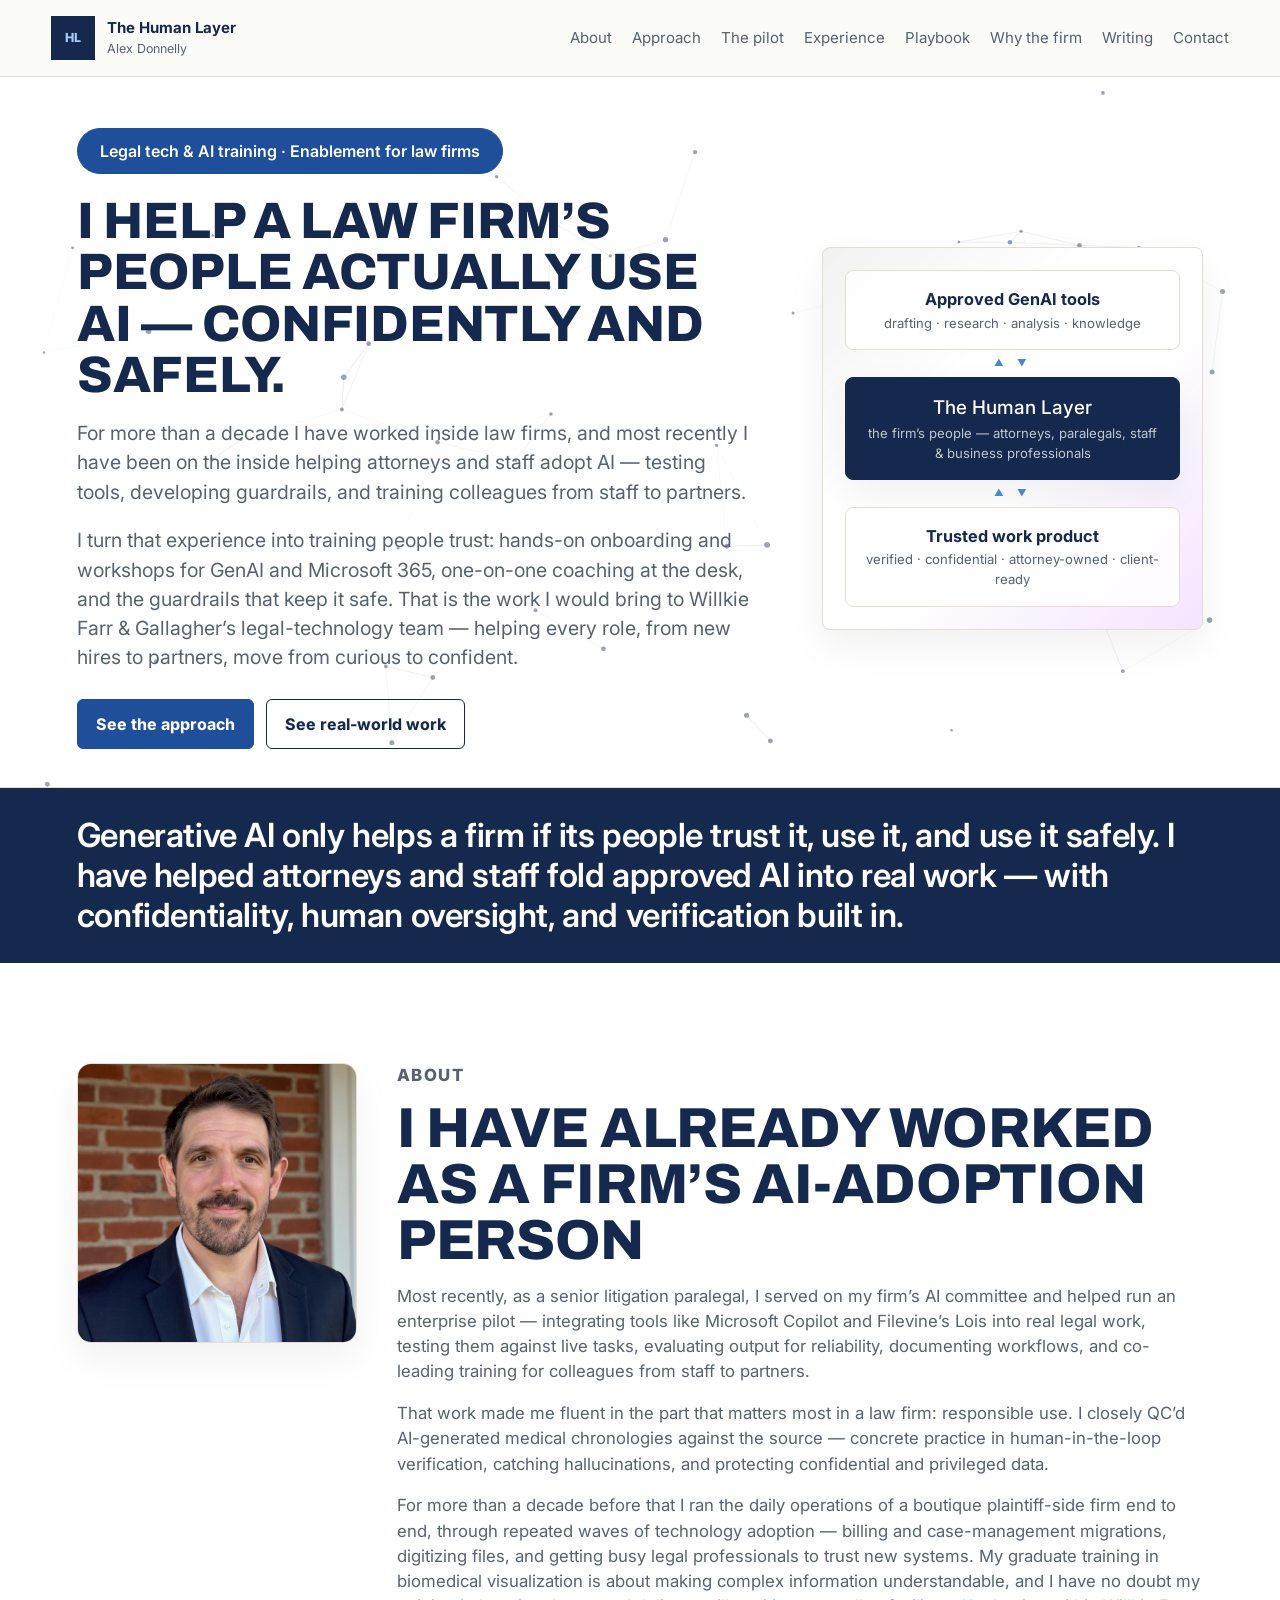
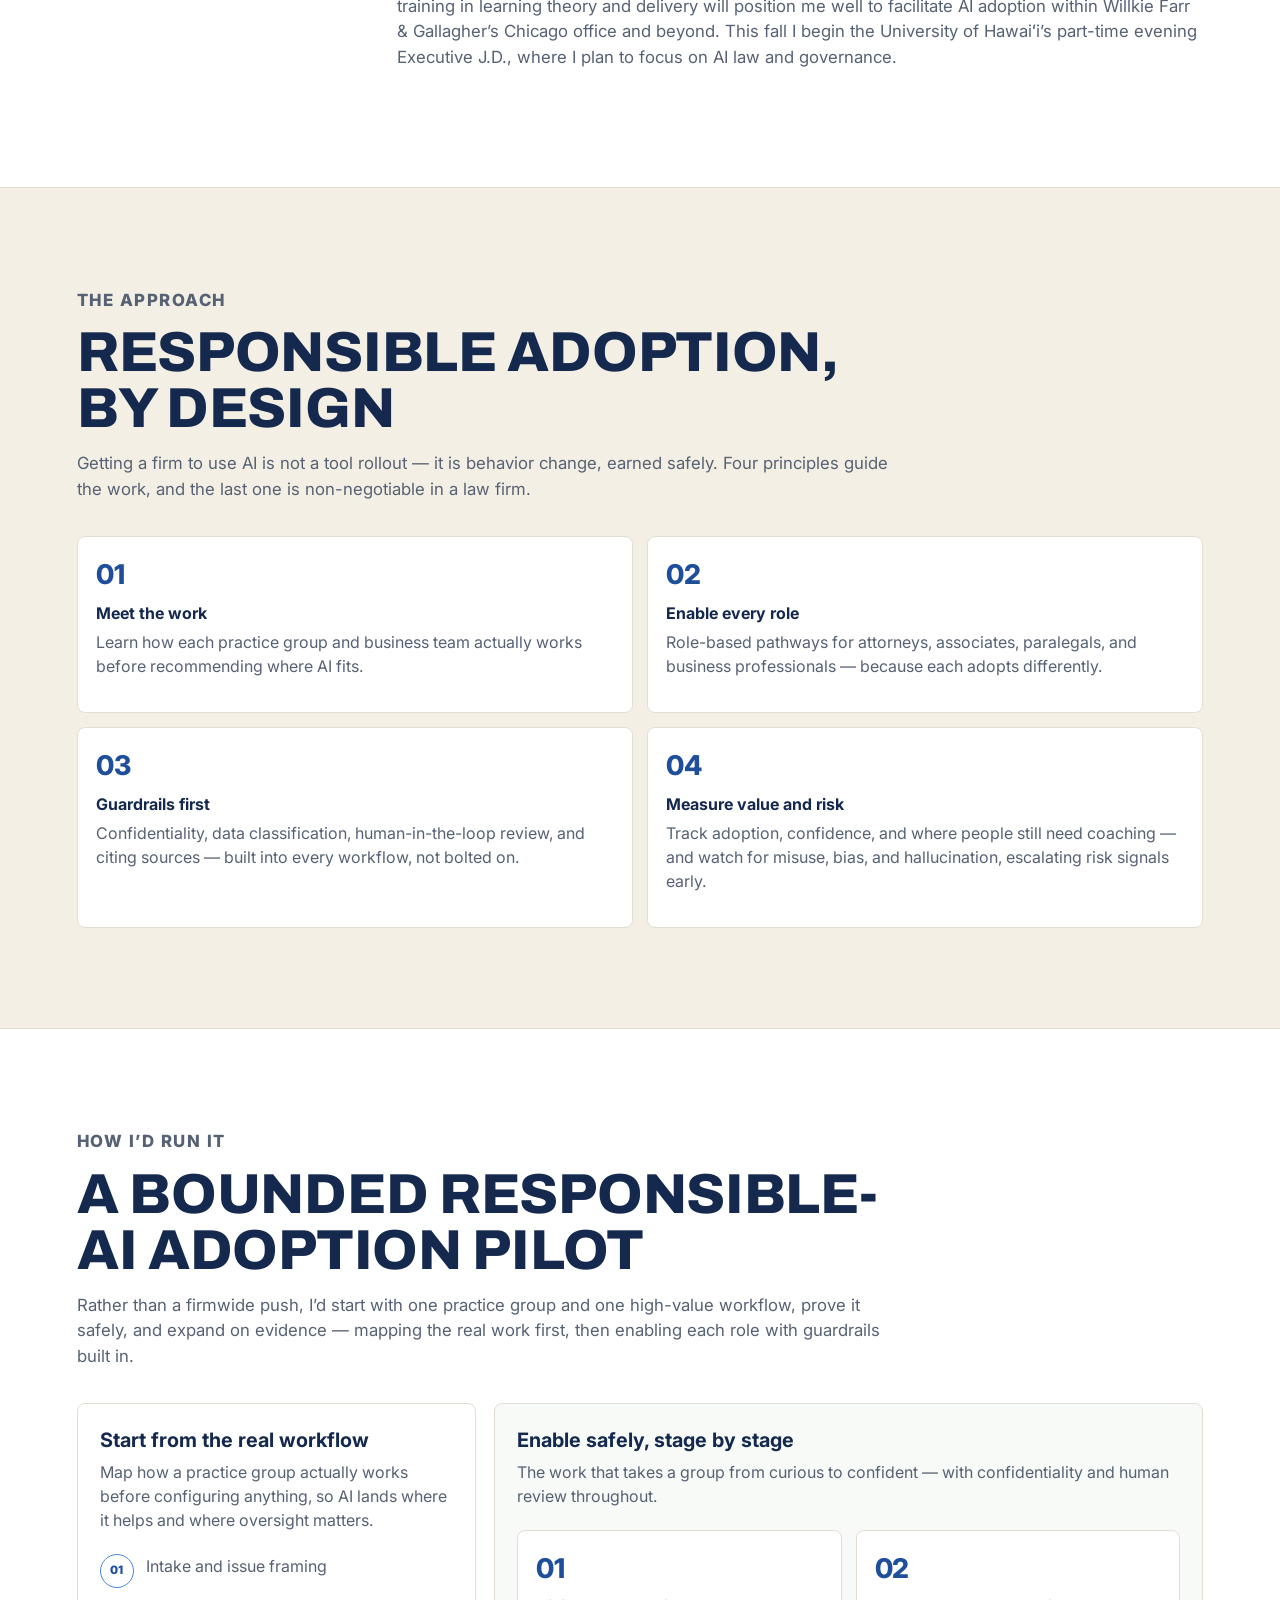
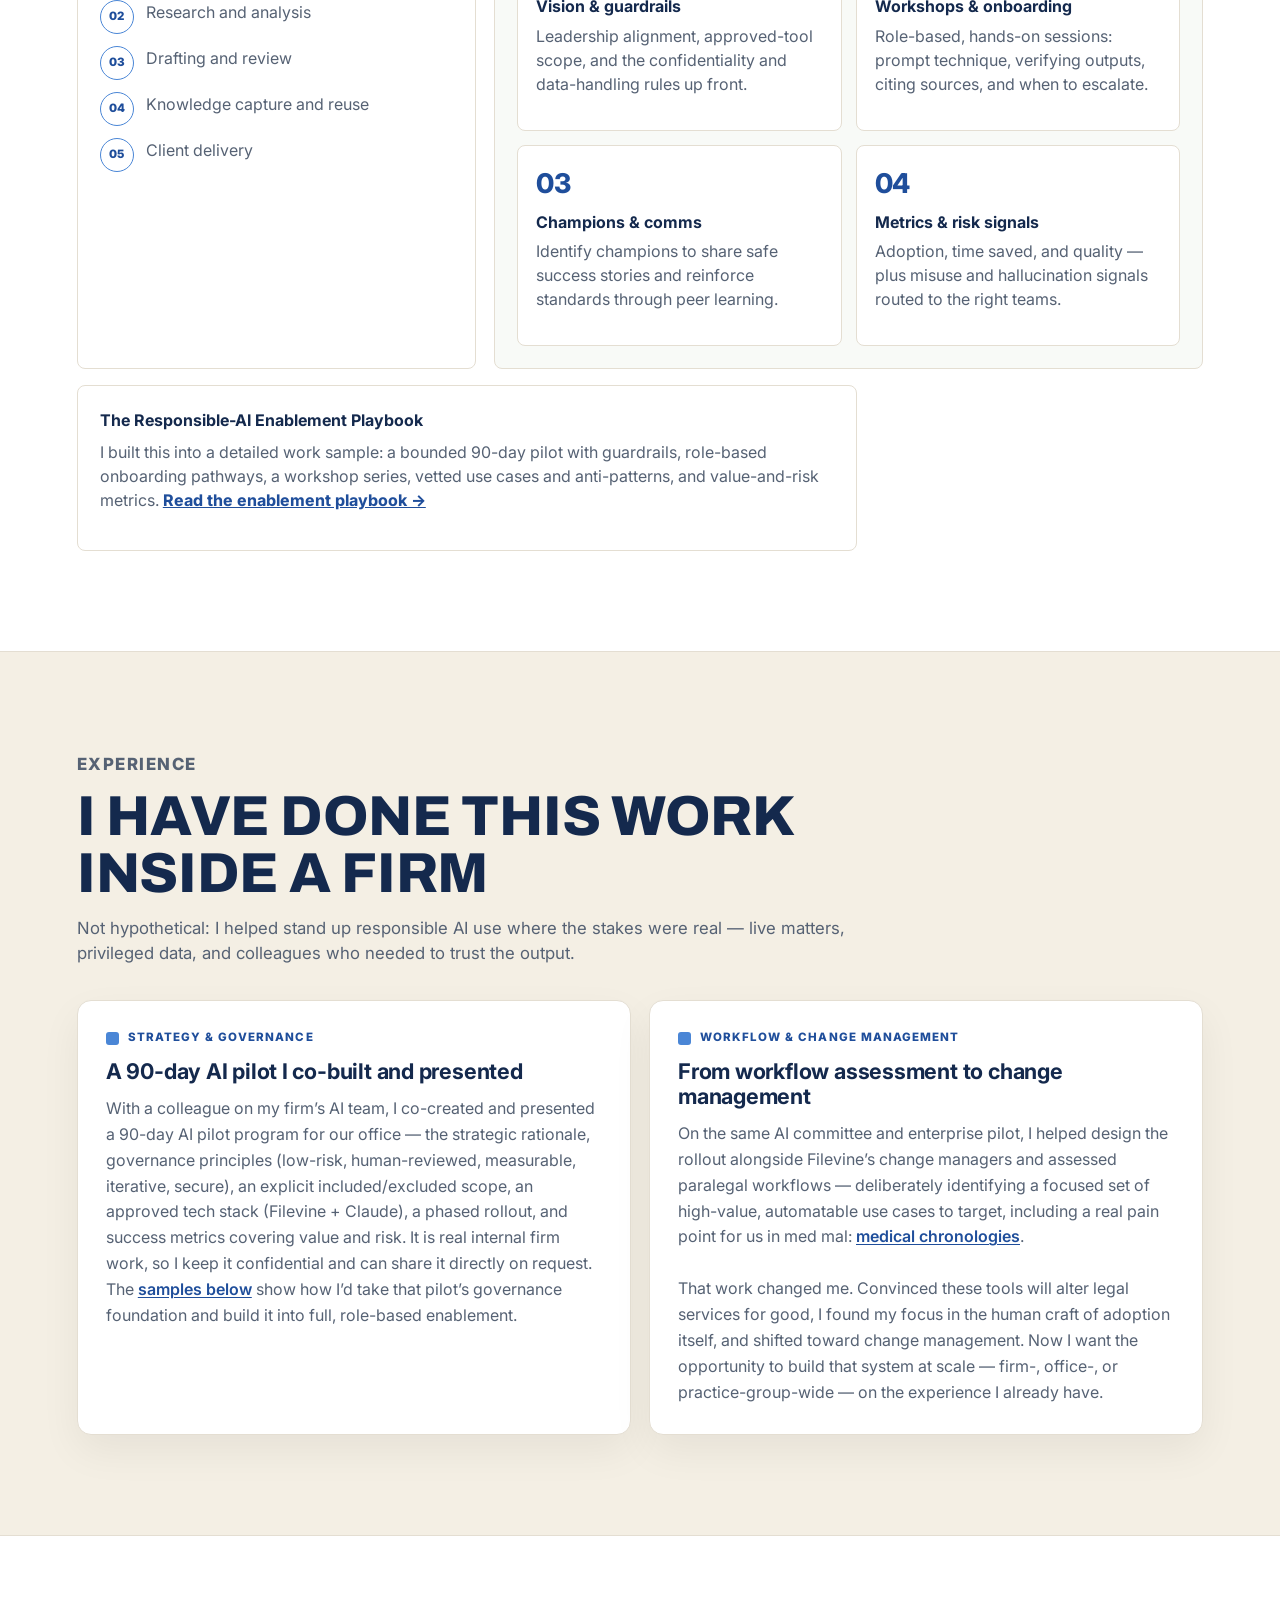
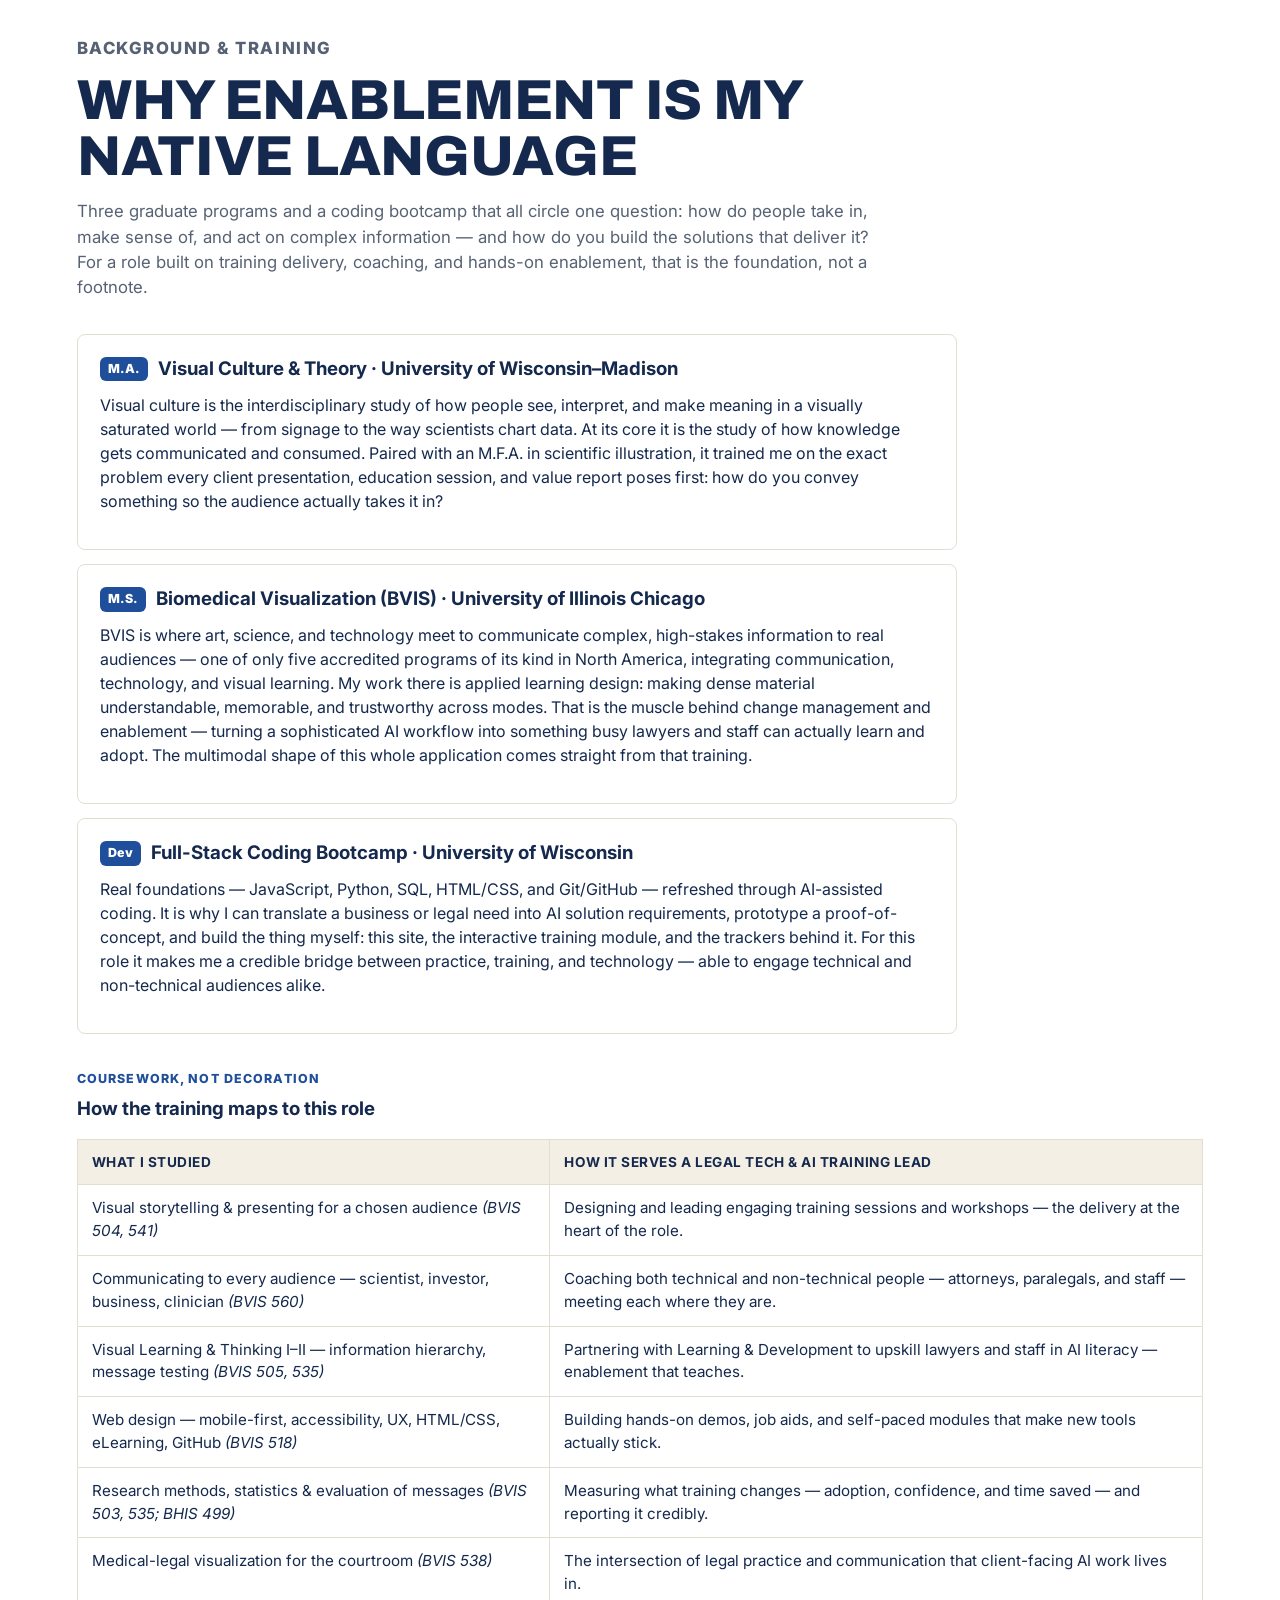
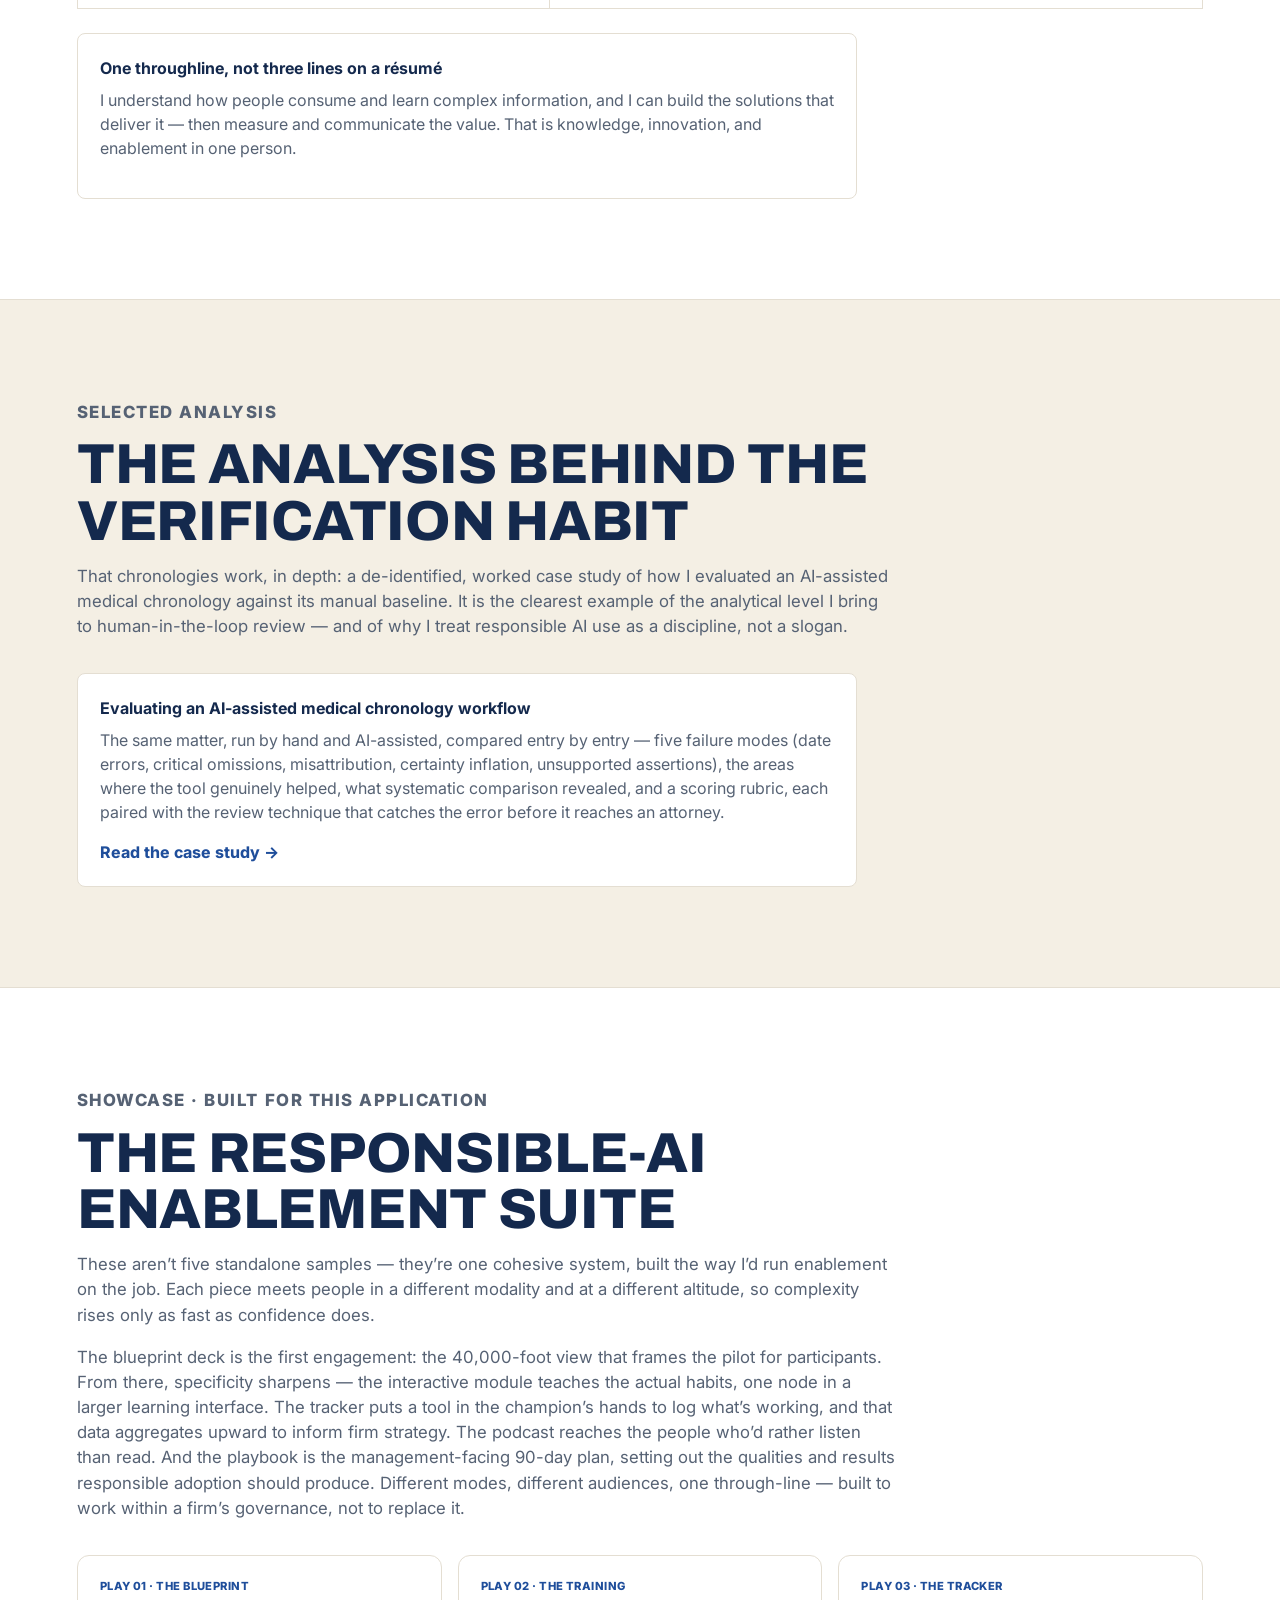
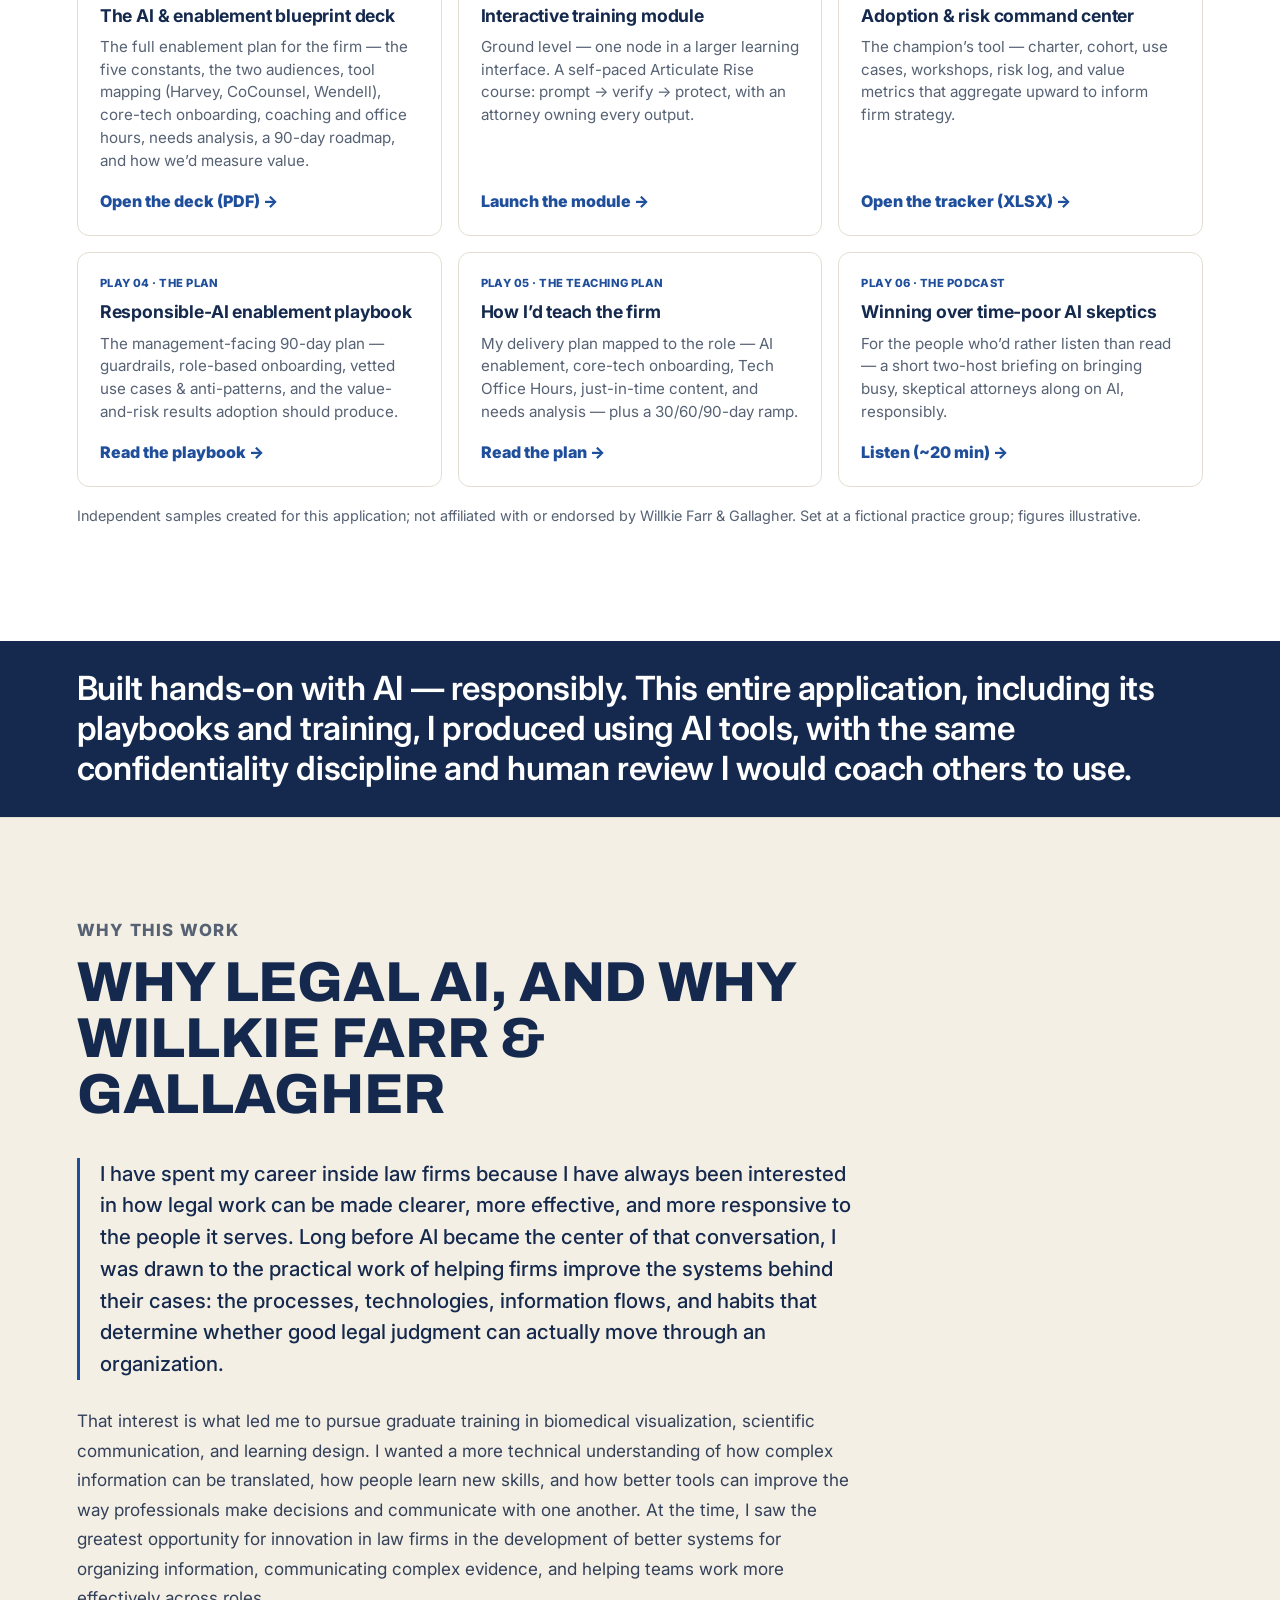
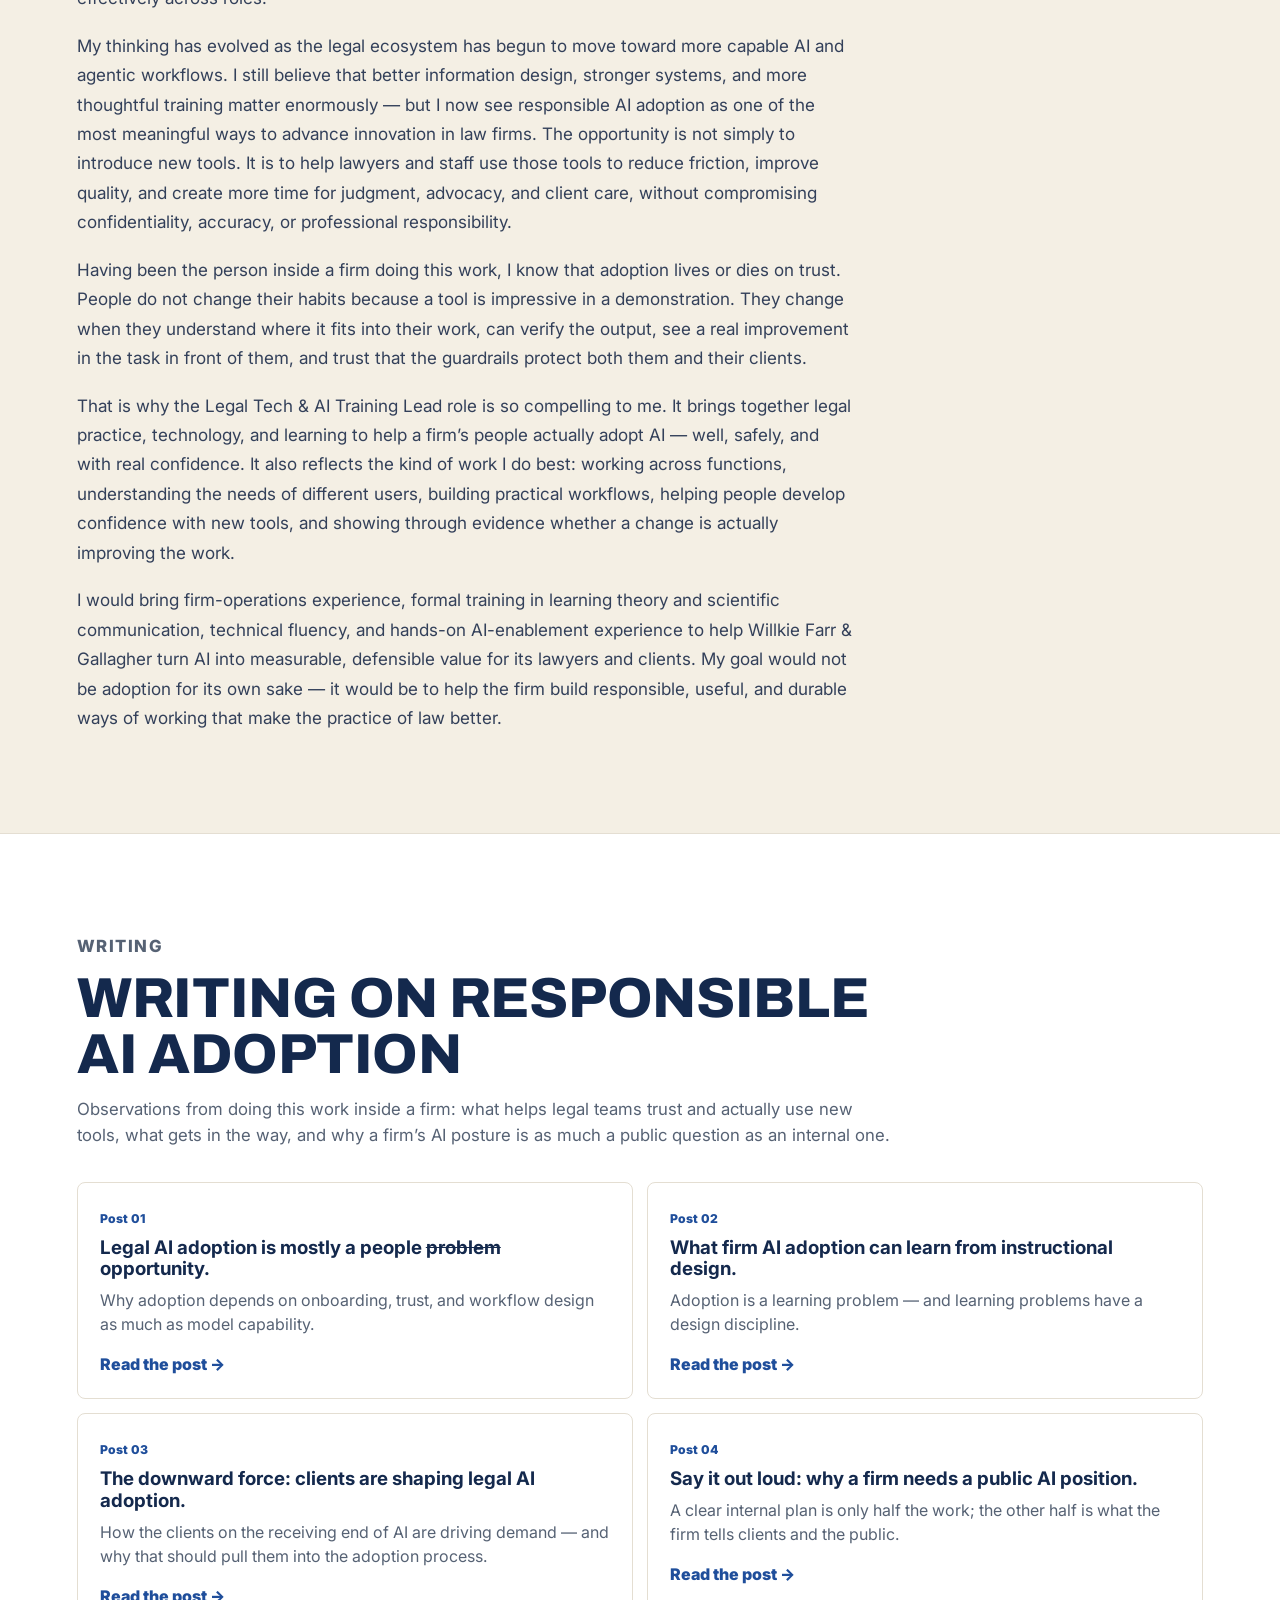
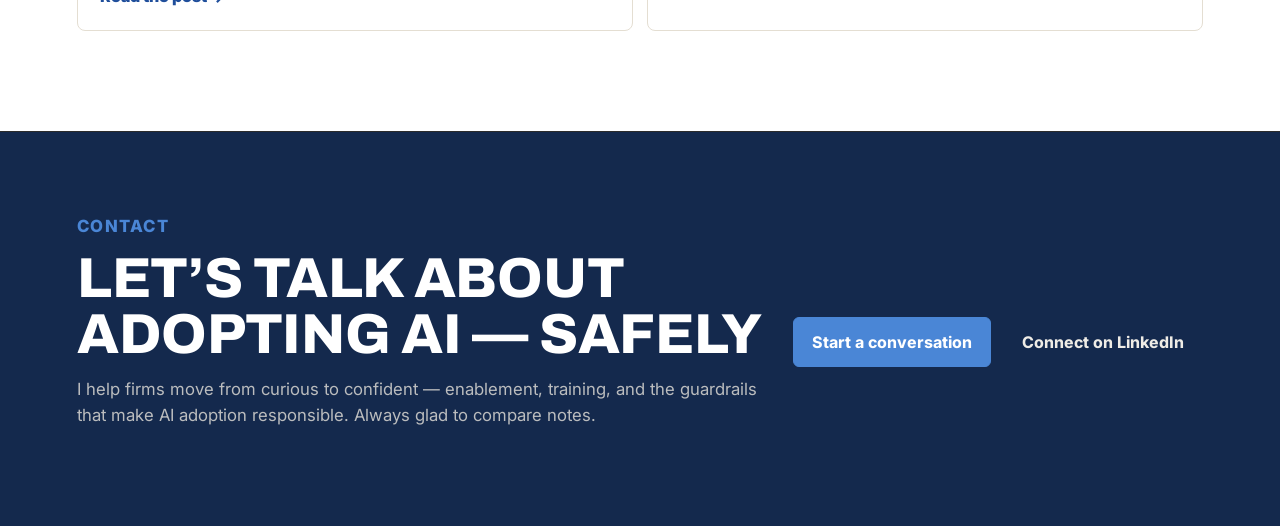
<file: index.html>
<!doctype html>
<html lang="en">
  <head>
    <!-- Google tag (gtag.js) -->
    <script async src="https://www.googletagmanager.com/gtag/js?id=G-5SEJFHV82K"></script>
    <script>
      window.dataLayer = window.dataLayer || [];
      function gtag(){dataLayer.push(arguments);}
      gtag('js', new Date());
      gtag('config', 'G-5SEJFHV82K');
    </script>
    <meta charset="utf-8">
    <meta name="viewport" content="width=device-width, initial-scale=1">
    <title>The Human Layer | Alex Donnelly — Legal Tech &amp; AI Training for Law Firms</title>
    <meta
      name="description"
      content="Legal-technology and AI training for law firms: hands-on onboarding and workshops for GenAI and Microsoft 365, one-on-one coaching, and the guardrails that make everyday AI use safe, confident, and firm-wide."
    >
    <link rel="icon" href="favicon.svg" type="image/svg+xml">
    <link rel="icon" href="favicon.png" sizes="48x48">
    <link rel="apple-touch-icon" href="apple-touch-icon.png">
    <link rel="preconnect" href="https://fonts.googleapis.com">
    <link rel="preconnect" href="https://fonts.gstatic.com" crossorigin>
    <link href="https://fonts.googleapis.com/css2?family=Archivo:wght@600;700;800&family=Inter:wght@400;500;600;700;800&display=swap" rel="stylesheet">
    <link rel="stylesheet" href="styles.css?v=4">
    <style>
      .why .prose { max-width: 780px; }
      .why .prose p { margin: 0 0 1.05em; color: #33405a; font-size: 1.07rem; line-height: 1.72; }
      .why .prose p:last-child { margin-bottom: 0; }
      .why .prose p.lead { color: var(--ink); font-size: 1.28rem; line-height: 1.55; font-weight: 500; border-left: 3px solid var(--blue); padding-left: 20px; margin-bottom: 1.3em; }
      .bgmap { table-layout: fixed; width: 100%; max-width: none; }
      .bgmap th:first-child, .bgmap td:first-child { width: 42%; }
      .bgmap td { vertical-align: top; word-break: break-word; font-size: 0.95rem; color: var(--ink); }
      .bgmap td:last-child { font-weight: 400; white-space: normal; }
      .hero { position: relative; overflow: hidden; }
      .hero > .hero-copy, .hero > .systems-panel { position: relative; z-index: 1; }
      #netbg { position: absolute; inset: 0; width: 100%; height: 100%; z-index: 0; pointer-events: none; }
    </style>
  </head>
  <body>
    <header class="site-header">
      <a class="brand" href="#top" aria-label="The Human Layer home">
        <span class="brand-mark" aria-hidden="true">HL</span>
        <span>
          <strong>The Human Layer</strong>
          <small>Alex Donnelly</small>
        </span>
      </a>
      <nav class="nav" aria-label="Primary navigation">
        <a href="#about">About</a>
        <a href="#approach">Approach</a>
        <a href="#pilot">The pilot</a>
        <a href="#experience">Experience</a>
        <a href="#playbook">Playbook</a>
        <a href="#why">Why the firm</a>
        <a href="#writing">Writing</a>
        <a href="#contact">Contact</a>
      </nav>
    </header>

    <main id="top">
      <section class="hero">
        <canvas id="netbg" aria-hidden="true"></canvas>
        <div class="hero-copy">
          <p class="eyebrow">Legal tech &amp; AI training &middot; Enablement for law firms</p>
          <h1>I help a law firm&rsquo;s people actually use AI &mdash; confidently and safely.</h1>
          <p class="lede">
            For more than a decade I have worked inside law firms, and most recently I have been on the
            inside helping attorneys and staff adopt AI &mdash; testing tools, developing guardrails, and
            training colleagues from staff to partners.
          </p>
          <p class="lede">
            I turn that experience into training people trust: hands-on onboarding and workshops for GenAI and
            Microsoft 365, one-on-one coaching at the desk, and the guardrails that keep it safe. That is the work I
            would bring to Willkie Farr &amp; Gallagher&rsquo;s legal-technology team &mdash; helping every role, from
            new hires to partners, move from curious to confident.
          </p>
          <div class="hero-actions" aria-label="Primary actions">
            <a class="button primary" href="#approach">See the approach</a>
            <a class="button secondary" href="#experience">See real-world work</a>
          </div>
        </div>

        <aside class="systems-panel" aria-label="Diagram: approved AI becomes trusted work product through the firm's people — the human layer">
          <div class="stack">
            <div class="stack-layer">
              <strong>Approved GenAI tools</strong>
              <span>drafting &middot; research &middot; analysis &middot; knowledge</span>
            </div>
            <div class="stack-flow" aria-hidden="true">&#9650;&ensp;&#9660;</div>
            <div class="stack-layer human-layer">
              <strong>The Human Layer</strong>
              <span>the firm&rsquo;s people &mdash; attorneys, paralegals, staff &amp; business professionals</span>
            </div>
            <div class="stack-flow" aria-hidden="true">&#9650;&ensp;&#9660;</div>
            <div class="stack-layer">
              <strong>Trusted work product</strong>
              <span>verified &middot; confidential &middot; attorney-owned &middot; client-ready</span>
            </div>
          </div>
        </aside>
      </section>

      <section class="thesis-band" aria-label="Positioning statement">
        <p>
          Generative AI only helps a firm if its people trust it, use it, and use it safely. I have helped
          attorneys and staff fold approved AI into real work &mdash; with confidentiality, human oversight, and
          verification built in.
        </p>
      </section>

      <section id="about" class="section">
        <div class="about-layout">
          <img class="about-photo" src="headshot.jpg" alt="Portrait of Alex Donnelly" width="280" height="280" loading="lazy">
          <div class="section-heading about-copy">
            <p class="eyebrow">About</p>
            <h2>I have already worked as a firm&rsquo;s AI-adoption person</h2>
            <p>
              Most recently, as a senior litigation paralegal, I served on my firm&rsquo;s AI committee and
              helped run an enterprise pilot &mdash; integrating tools like Microsoft Copilot and
              Filevine&rsquo;s Lois into real legal work, testing them against live tasks, evaluating output
              for reliability, documenting workflows, and co-leading training for colleagues from staff to
              partners.
            </p>
            <p>
              That work made me fluent in the part that matters most in a law firm: responsible use. I
              closely QC&rsquo;d AI-generated medical chronologies against the source &mdash; concrete
              practice in human-in-the-loop verification, catching hallucinations, and protecting
              confidential and privileged data.
            </p>
            <p>
              For more than a decade before that I ran the daily operations of a boutique plaintiff-side firm
              end to end, through repeated waves of technology adoption &mdash; billing and case-management
              migrations, digitizing files, and getting busy legal professionals to trust new systems. My
              graduate training in biomedical visualization is about making complex information
              understandable, and I have no doubt my training in learning theory and delivery will position me
              well to facilitate AI adoption within Willkie Farr &amp; Gallagher&rsquo;s Chicago office and beyond. This
              fall I begin the University of Hawai&#x2bb;i&rsquo;s part-time evening Executive J.D., where I plan
              to focus on AI law and governance.
            </p>
          </div>
        </div>
      </section>

      <section id="approach" class="section muted">
        <div class="section-heading">
          <p class="eyebrow">The approach</p>
          <h2>Responsible adoption, by design</h2>
          <p>
            Getting a firm to use AI is not a tool rollout &mdash; it is behavior change, earned safely. Four
            principles guide the work, and the last one is non-negotiable in a law firm.
          </p>
        </div>
        <div class="enablement-cards">
          <article>
            <span>01</span>
            <h4>Meet the work</h4>
            <p>Learn how each practice group and business team actually works before recommending where AI
            fits.</p>
          </article>
          <article>
            <span>02</span>
            <h4>Enable every role</h4>
            <p>Role-based pathways for attorneys, associates, paralegals, and business professionals &mdash;
            because each adopts differently.</p>
          </article>
          <article>
            <span>03</span>
            <h4>Guardrails first</h4>
            <p>Confidentiality, data classification, human-in-the-loop review, and citing sources &mdash;
            built into every workflow, not bolted on.</p>
          </article>
          <article>
            <span>04</span>
            <h4>Measure value and risk</h4>
            <p>Track adoption, confidence, and where people still need coaching &mdash; and watch for misuse,
            bias, and hallucination, escalating risk signals early.</p>
          </article>
        </div>
      </section>

      <section id="pilot" class="section">
        <div class="section-heading">
          <p class="eyebrow">How I&rsquo;d run it</p>
          <h2>A bounded responsible-AI adoption pilot</h2>
          <p>
            Rather than a firmwide push, I&rsquo;d start with one practice group and one high-value workflow,
            prove it safely, and expand on evidence &mdash; mapping the real work first, then enabling each
            role with guardrails built in.
          </p>
        </div>
        <div class="blueprint-layout">
          <div class="blueprint-stage">
            <div class="stage-header">
              <h3>Start from the real workflow</h3>
              <p>Map how a practice group actually works before configuring anything, so AI lands where it
              helps and where oversight matters.</p>
            </div>
            <ol class="timeline">
              <li>Intake and issue framing</li>
              <li>Research and analysis</li>
              <li>Drafting and review</li>
              <li>Knowledge capture and reuse</li>
              <li>Client delivery</li>
            </ol>
          </div>
          <div class="blueprint-stage emphasized">
            <div class="stage-header">
              <h3>Enable safely, stage by stage</h3>
              <p>The work that takes a group from curious to confident &mdash; with confidentiality and
              human review throughout.</p>
            </div>
            <div class="enablement-cards">
              <article>
                <span>01</span>
                <h4>Vision &amp; guardrails</h4>
                <p>Leadership alignment, approved-tool scope, and the confidentiality and data-handling
                rules up front.</p>
              </article>
              <article>
                <span>02</span>
                <h4>Workshops &amp; onboarding</h4>
                <p>Role-based, hands-on sessions: prompt technique, verifying outputs, citing sources, and
                when to escalate.</p>
              </article>
              <article>
                <span>03</span>
                <h4>Champions &amp; comms</h4>
                <p>Identify champions to share safe success stories and reinforce standards through peer
                learning.</p>
              </article>
              <article>
                <span>04</span>
                <h4>Metrics &amp; risk signals</h4>
                <p>Adoption, time saved, and quality &mdash; plus misuse and hallucination signals routed to
                the right teams.</p>
              </article>
            </div>
          </div>
        </div>
        <div class="project-preview blueprint-cta">
          <strong>The Responsible-AI Enablement Playbook</strong>
          <p>
            I built this into a detailed work sample: a bounded 90-day pilot with guardrails, role-based
            onboarding pathways, a workshop series, vetted use cases and anti-patterns, and value-and-risk
            metrics.
            <a href="responsible-ai-playbook.html">Read the enablement playbook &rarr;</a>
          </p>
        </div>
      </section>

      <section id="experience" class="section muted">
        <div class="section-heading">
          <p class="eyebrow">Experience</p>
          <h2>I have done this work inside a firm</h2>
          <p>
            Not hypothetical: I helped stand up responsible AI use where the stakes were real &mdash; live
            matters, privileged data, and colleagues who needed to trust the output.
          </p>
        </div>
        <div class="exp-grid">
          <article class="exp-card">
            <span class="exp-kicker">Strategy &amp; governance</span>
            <h3>A 90-day AI pilot I co-built and presented</h3>
            <p>
              With a colleague on my firm&rsquo;s AI team, I co-created and presented a 90-day AI pilot program
              for our office &mdash; the strategic rationale, governance principles (low-risk, human-reviewed,
              measurable, iterative, secure), an explicit included/excluded scope, an approved tech stack
              (Filevine + Claude), a phased rollout, and success metrics covering value and risk. It is real
              internal firm work, so I keep it confidential and can share it directly on request. The
              <a href="#playbook">samples below</a> show how I&rsquo;d take that pilot&rsquo;s governance
              foundation and build it into full, role-based enablement.
            </p>
          </article>
          <article class="exp-card">
            <span class="exp-kicker">Workflow &amp; change management</span>
            <h3>From workflow assessment to change management</h3>
            <p>
              On the same AI committee and enterprise pilot, I helped design the rollout alongside
              Filevine&rsquo;s change managers and assessed paralegal workflows &mdash; deliberately
              identifying a focused set of high-value, automatable use cases to target, including a real pain point
              for us in med mal: <a href="#analysis">medical chronologies</a>.
            </p>
            <p>
              That work changed me. Convinced these tools will alter legal services for good, I found my focus
              in the human craft of adoption itself, and shifted toward change management. Now I want the
              opportunity to build that system at scale &mdash; firm-, office-, or practice-group-wide &mdash;
              on the experience I already have.
            </p>
          </article>
        </div>
      </section>

      <section id="background" class="section">
        <div class="section-heading">
          <p class="eyebrow">Background &amp; training</p>
          <h2>Why enablement is my native language</h2>
          <p>
            Three graduate programs and a coding bootcamp that all circle one question: how do people take in,
            make sense of, and act on complex information &mdash; and how do you build the solutions that
            deliver it? For a role built on training delivery, coaching, and hands-on
            enablement, that is the foundation, not a footnote.
          </p>
        </div>
        <div class="findings-list">
          <article class="finding">
            <h3><span>M.A.</span> Visual Culture &amp; Theory &middot; University of Wisconsin&ndash;Madison</h3>
            <p>
              Visual culture is the interdisciplinary study of how people see, interpret, and make meaning in a
              visually saturated world &mdash; from signage to the way scientists chart data. At its core it is
              the study of how knowledge gets communicated and consumed. Paired with an M.F.A. in scientific
              illustration, it trained me on the exact problem every client presentation, education session, and
              value report poses first: how do you convey something so the audience actually takes it in?
            </p>
          </article>
          <article class="finding">
            <h3><span>M.S.</span> Biomedical Visualization (BVIS) &middot; University of Illinois Chicago</h3>
            <p>
              BVIS is where art, science, and technology meet to communicate complex, high-stakes information to
              real audiences &mdash; one of only five accredited programs of its kind in North America,
              integrating communication, technology, and visual learning. My work there is applied learning
              design: making dense material understandable, memorable, and trustworthy across modes. That is the
              muscle behind change management and enablement &mdash; turning a sophisticated AI workflow into
              something busy lawyers and staff can actually learn and adopt. The multimodal shape of this whole
              application comes straight from that training.
            </p>
          </article>
          <article class="finding">
            <h3><span>Dev</span> Full-Stack Coding Bootcamp &middot; University of Wisconsin</h3>
            <p>
              Real foundations &mdash; JavaScript, Python, SQL, HTML/CSS, and Git/GitHub &mdash; refreshed
              through AI-assisted coding. It is why I can translate a business or legal need into AI solution
              requirements, prototype a proof-of-concept, and build the thing myself: this site, the interactive
              training module, and the trackers behind it. For this role it makes me a credible bridge between
              practice, training, and technology &mdash; able to engage technical and non-technical audiences
              alike.
            </p>
          </article>
        </div>
        <div style="margin-top:36px;">
          <p class="eyebrow" style="color:var(--blue); margin-bottom:6px;">Coursework, not decoration</p>
          <h3 style="color:var(--ink); margin:0 0 16px;">How the training maps to this role</h3>
          <table class="rubric bgmap">
            <thead>
              <tr><th>What I studied</th><th>How it serves a Legal Tech &amp; AI Training Lead</th></tr>
            </thead>
            <tbody>
              <tr>
                <td>Visual storytelling &amp; presenting for a chosen audience <em>(BVIS 504, 541)</em></td>
                <td>Designing and leading engaging training sessions and workshops &mdash; the delivery at the heart of the role.</td>
              </tr>
              <tr>
                <td>Communicating to every audience &mdash; scientist, investor, business, clinician <em>(BVIS 560)</em></td>
                <td>Coaching both technical and non-technical people &mdash; attorneys, paralegals, and staff &mdash; meeting each where they are.</td>
              </tr>
              <tr>
                <td>Visual Learning &amp; Thinking I&ndash;II &mdash; information hierarchy, message testing <em>(BVIS 505, 535)</em></td>
                <td>Partnering with Learning &amp; Development to upskill lawyers and staff in AI literacy &mdash; enablement that teaches.</td>
              </tr>
              <tr>
                <td>Web design &mdash; mobile-first, accessibility, UX, HTML/CSS, eLearning, GitHub <em>(BVIS 518)</em></td>
                <td>Building hands-on demos, job aids, and self-paced modules that make new tools actually stick.</td>
              </tr>
              <tr>
                <td>Research methods, statistics &amp; evaluation of messages <em>(BVIS 503, 535; BHIS 499)</em></td>
                <td>Measuring what training changes &mdash; adoption, confidence, and time saved &mdash; and reporting it credibly.</td>
              </tr>
              <tr>
                <td>Medical-legal visualization for the courtroom <em>(BVIS 538)</em></td>
                <td>The intersection of legal practice and communication that client-facing AI work lives in.</td>
              </tr>
            </tbody>
          </table>
        </div>
        <div class="project-preview blueprint-cta" style="margin-top:24px;">
          <strong>One throughline, not three lines on a r&eacute;sum&eacute;</strong>
          <p>
            I understand how people consume and learn complex information, and I can build the solutions that
            deliver it &mdash; then measure and communicate the value. That is knowledge, innovation, and
            enablement in one person.
          </p>
        </div>
      </section>

      <section id="analysis" class="section muted">
        <div class="section-heading">
          <p class="eyebrow">Selected analysis</p>
          <h2>The analysis behind the verification habit</h2>
          <p>
            That chronologies work, in depth: a de-identified, worked case study of how I evaluated an
            AI-assisted medical chronology against its manual baseline. It is the clearest example of the
            analytical level I bring to human-in-the-loop review &mdash; and of why I treat responsible AI use
            as a discipline, not a slogan.
          </p>
        </div>
        <div class="project-preview blueprint-cta">
          <strong>Evaluating an AI-assisted medical chronology workflow</strong>
          <p>
            The same matter, run by hand and AI-assisted, compared entry by entry &mdash; five failure modes
            (date errors, critical omissions, misattribution, certainty inflation, unsupported assertions), the
            areas where the tool genuinely helped, what systematic comparison revealed, and a scoring rubric,
            each paired with the review technique that catches the error before it reaches an attorney.
          </p>
          <a class="text-button" href="chronology-analysis.html">Read the case study &rarr;</a>
        </div>
      </section>

      <section id="playbook" class="section">
        <div class="section-heading">
          <p class="eyebrow">Showcase &middot; Built for this application</p>
          <h2>The responsible-AI enablement suite</h2>
          <p>
            These aren&rsquo;t five standalone samples &mdash; they&rsquo;re one cohesive system, built the way
            I&rsquo;d run enablement on the job. Each piece meets people in a different modality and at a
            different altitude, so complexity rises only as fast as confidence does.
          </p>
          <p>
            The blueprint deck is the first engagement: the 40,000-foot view that frames the pilot for
            participants. From there, specificity sharpens &mdash; the interactive module teaches the actual
            habits, one node in a larger learning interface. The tracker puts a tool in the champion&rsquo;s
            hands to log what&rsquo;s working, and that data aggregates upward to inform firm strategy. The
            podcast reaches the people who&rsquo;d rather listen than read. And the playbook is the
            management-facing 90-day plan, setting out the qualities and results responsible adoption should
            produce. Different modes, different audiences, one through-line &mdash; built to work within a
            firm&rsquo;s governance, not to replace it.
          </p>
        </div>
        <div class="suite-block">
          <div class="suite-tiles">
            <a class="suite-tile" href="Willkie_AI_Enablement_Blueprint.pdf">
              <span class="suite-tag">Play 01 &middot; The blueprint</span>
              <h4>The AI &amp; enablement blueprint deck</h4>
              <p>The full enablement plan for the firm &mdash; the five constants, the two audiences, tool
              mapping (Harvey, CoCounsel, Wendell), core-tech onboarding, coaching and office hours, needs
              analysis, a 90-day roadmap, and how we&rsquo;d measure value.</p>
              <span class="suite-action">Open the deck (PDF) <span aria-hidden="true">&rarr;</span></span>
            </a>
            <a class="suite-tile" href="training-module.html">
              <span class="suite-tag">Play 02 &middot; The training</span>
              <h4>Interactive training module</h4>
              <p>Ground level &mdash; one node in a larger learning interface. A self-paced Articulate Rise
              course: prompt &rarr; verify &rarr; protect, with an attorney owning every output.</p>
              <span class="suite-action">Launch the module <span aria-hidden="true">&rarr;</span></span>
            </a>
            <a class="suite-tile" href="Willkie_LegalTech_Adoption_Tracker.xlsx">
              <span class="suite-tag">Play 03 &middot; The tracker</span>
              <h4>Adoption &amp; risk command center</h4>
              <p>The champion&rsquo;s tool &mdash; charter, cohort, use cases, workshops, risk log, and value
              metrics that aggregate upward to inform firm strategy.</p>
              <span class="suite-action">Open the tracker (XLSX) <span aria-hidden="true">&rarr;</span></span>
            </a>

            <a class="suite-tile" href="responsible-ai-playbook.html">
              <span class="suite-tag">Play 04 &middot; The plan</span>
              <h4>Responsible-AI enablement playbook</h4>
              <p>The management-facing 90-day plan &mdash; guardrails, role-based onboarding, vetted use cases
              &amp; anti-patterns, and the value-and-risk results adoption should produce.</p>
              <span class="suite-action">Read the playbook <span aria-hidden="true">&rarr;</span></span>
            </a>

            <a class="suite-tile" href="teaching-plan.html">
              <span class="suite-tag">Play 05 &middot; The teaching plan</span>
              <h4>How I&rsquo;d teach the firm</h4>
              <p>My delivery plan mapped to the role &mdash; AI enablement, core-tech onboarding, Tech Office
              Hours, just-in-time content, and needs analysis &mdash; plus a 30/60/90-day ramp.</p>
              <span class="suite-action">Read the plan <span aria-hidden="true">&rarr;</span></span>
            </a>

            <a class="suite-tile" href="Winning_Over_Time-Poor_AI_Skeptics.m4a">
              <span class="suite-tag">Play 06 &middot; The podcast</span>
              <h4>Winning over time-poor AI skeptics</h4>
              <p>For the people who&rsquo;d rather listen than read &mdash; a short two-host briefing on bringing
              busy, skeptical attorneys along on AI, responsibly.</p>
              <span class="suite-action">Listen (~20 min) <span aria-hidden="true">&rarr;</span></span>
            </a>
          </div>
          <p class="suite-footnote">
            Independent samples created for this application; not affiliated with or endorsed by Willkie Farr
            &amp; Gallagher. Set at a fictional practice group; figures illustrative.
          </p>
        </div>
      </section>

      <section class="thesis-band" aria-label="AI-forward statement">
        <p>
          Built hands-on with AI &mdash; responsibly. This entire application, including its playbooks and
          training, I produced using AI tools, with the same confidentiality discipline and human review I
          would coach others to use.
        </p>
      </section>

      <section id="why" class="section muted why">
        <div class="section-heading">
          <p class="eyebrow">Why this work</p>
          <h2>Why legal AI, and why Willkie Farr &amp; Gallagher</h2>
        </div>
        <div class="prose">
          <p class="lead">
            I have spent my career inside law firms because I have always been interested in how legal work can
            be made clearer, more effective, and more responsive to the people it serves. Long before AI became
            the center of that conversation, I was drawn to the practical work of helping firms improve the
            systems behind their cases: the processes, technologies, information flows, and habits that
            determine whether good legal judgment can actually move through an organization.
          </p>
          <p>
            That interest is what led me to pursue graduate training in biomedical visualization, scientific
            communication, and learning design. I wanted a more technical understanding of how complex
            information can be translated, how people learn new skills, and how better tools can improve the way
            professionals make decisions and communicate with one another. At the time, I saw the greatest
            opportunity for innovation in law firms in the development of better systems for organizing
            information, communicating complex evidence, and helping teams work more effectively across roles.
          </p>
          <p>
            My thinking has evolved as the legal ecosystem has begun to move toward more capable AI and agentic
            workflows. I still believe that better information design, stronger systems, and more thoughtful
            training matter enormously &mdash; but I now see responsible AI adoption as one of the most
            meaningful ways to advance innovation in law firms. The opportunity is not simply to introduce new
            tools. It is to help lawyers and staff use those tools to reduce friction, improve quality, and
            create more time for judgment, advocacy, and client care, without compromising confidentiality,
            accuracy, or professional responsibility.
          </p>
          <p>
            Having been the person inside a firm doing this work, I know that adoption lives or dies on trust.
            People do not change their habits because a tool is impressive in a demonstration. They change when
            they understand where it fits into their work, can verify the output, see a real improvement in the
            task in front of them, and trust that the guardrails protect both them and their clients.
          </p>
          <p>
            That is why the Legal Tech &amp; AI Training Lead role is so compelling to me. It brings
            together legal practice, technology, and learning to help a firm&rsquo;s people actually adopt AI &mdash;
            well, safely, and with real confidence. It also reflects the kind of work I do best: working
            across functions, understanding the needs of different users, building practical workflows, helping
            people develop confidence with new tools, and showing through evidence whether a change is actually
            improving the work.
          </p>
          <p>
            I would bring firm-operations experience, formal training in learning theory and scientific
            communication, technical fluency, and hands-on AI-enablement experience to help Willkie Farr &amp; Gallagher
            turn AI into measurable, defensible value for its lawyers and clients. My goal would not be adoption
            for its own sake &mdash; it would be to help the firm build responsible, useful, and durable ways of
            working that make the practice of law better.
          </p>
        </div>
      </section>

      <section id="writing" class="section">
        <div class="section-heading">
          <p class="eyebrow">Writing</p>
          <h2>Writing on responsible AI adoption</h2>
          <p>
            Observations from doing this work inside a firm: what helps legal teams trust and actually use new
            tools, what gets in the way, and why a firm&rsquo;s AI posture is as much a public question as an
            internal one.
          </p>
        </div>
        <div class="writing-list">
          <article>
            <span>Post 01</span>
            <h3><a href="people-problem.html">Legal AI adoption is mostly a people <s>problem</s> opportunity.</a></h3>
            <p>
              Why adoption depends on onboarding, trust, and workflow design as much as model capability.
            </p>
            <a class="text-button" href="people-problem.html">Read the post &rarr;</a>
          </article>
          <article>
            <span>Post 02</span>
            <h3><a href="instructional-design.html">What firm AI adoption can learn from instructional design.</a></h3>
            <p>
              Adoption is a learning problem &mdash; and learning problems have a design discipline.
            </p>
            <a class="text-button" href="instructional-design.html">Read the post &rarr;</a>
          </article>
          <article>
            <span>Post 03</span>
            <h3><a href="downward-force.html">The downward force: clients are shaping legal AI adoption.</a></h3>
            <p>
              How the clients on the receiving end of AI are driving demand &mdash; and why that should pull them
              into the adoption process.
            </p>
            <a class="text-button" href="downward-force.html">Read the post &rarr;</a>
          </article>
          <article>
            <span>Post 04</span>
            <h3><a href="public-ai-position.html">Say it out loud: why a firm needs a public AI position.</a></h3>
            <p>
              A clear internal plan is only half the work; the other half is what the firm tells clients and the
              public.
            </p>
            <a class="text-button" href="public-ai-position.html">Read the post &rarr;</a>
          </article>
        </div>
      </section>

      <section id="contact" class="contact-section">
        <div>
          <p class="eyebrow">Contact</p>
          <h2>Let&rsquo;s talk about adopting AI &mdash; safely</h2>
          <p>
            I help firms move from curious to confident &mdash; enablement, training, and the guardrails that
            make AI adoption responsible. Always glad to compare notes.
          </p>
        </div>
        <div class="hero-actions">
          <a class="button primary" href="mailto:a.james.donnelly@gmail.com">Start a conversation</a>
          <a class="button secondary" href="https://www.linkedin.com/in/alexjdonnelly">Connect on LinkedIn</a>
        </div>
      </section>
    </main>

    <script>
      /* Subtle constellation network behind the hero — Willkie node motif */
      (function () {
        var c = document.getElementById('netbg');
        if (!c || !c.getContext) return;
        var ctx = c.getContext('2d');
        var hero = c.parentElement;
        var reduce = window.matchMedia && window.matchMedia('(prefers-reduced-motion: reduce)').matches;
        var DPR = Math.min(window.devicePixelRatio || 1, 2);
        var W = 0, H = 0, nodes = [], mouse = { x: -9999, y: -9999 }, raf = 0;
        var LINK = 132, MLINK = 175;

        function build() {
          var count = Math.round(Math.min(72, Math.max(26, (W * H) / 17000)));
          nodes = [];
          for (var i = 0; i < count; i++) {
            nodes.push({
              x: Math.random() * W, y: Math.random() * H,
              vx: (Math.random() - 0.5) * 0.26, vy: (Math.random() - 0.5) * 0.26,
              r: 1.2 + Math.random() * 1.7
            });
          }
        }
        function size() {
          var r = hero.getBoundingClientRect();
          W = r.width; H = r.height;
          c.width = W * DPR; c.height = H * DPR;
          ctx.setTransform(DPR, 0, 0, DPR, 0, 0);
          build();
        }
        function frame() {
          ctx.clearRect(0, 0, W, H);
          var i, j, n, a, b, dx, dy, d, al;
          for (i = 0; i < nodes.length; i++) {
            n = nodes[i]; n.x += n.vx; n.y += n.vy;
            if (n.x < 0 || n.x > W) n.vx *= -1;
            if (n.y < 0 || n.y > H) n.vy *= -1;
          }
          for (i = 0; i < nodes.length; i++) {
            for (j = i + 1; j < nodes.length; j++) {
              a = nodes[i]; b = nodes[j]; dx = a.x - b.x; dy = a.y - b.y; d = Math.sqrt(dx * dx + dy * dy);
              if (d < LINK) {
                al = (1 - d / LINK) * 0.12;
                ctx.strokeStyle = 'rgba(20,41,77,' + al + ')'; ctx.lineWidth = 1;
                ctx.beginPath(); ctx.moveTo(a.x, a.y); ctx.lineTo(b.x, b.y); ctx.stroke();
              }
            }
          }
          for (i = 0; i < nodes.length; i++) {
            n = nodes[i]; dx = n.x - mouse.x; dy = n.y - mouse.y; d = Math.sqrt(dx * dx + dy * dy);
            if (d < MLINK) {
              al = (1 - d / MLINK) * 0.5;
              ctx.strokeStyle = 'rgba(74,134,214,' + al + ')'; ctx.lineWidth = 1.1;
              ctx.beginPath(); ctx.moveTo(n.x, n.y); ctx.lineTo(mouse.x, mouse.y); ctx.stroke();
            }
          }
          for (i = 0; i < nodes.length; i++) {
            n = nodes[i];
            ctx.fillStyle = 'rgba(20,41,77,0.42)';
            ctx.beginPath(); ctx.arc(n.x, n.y, n.r, 0, 6.2832); ctx.fill();
          }
          if (!reduce) raf = requestAnimationFrame(frame);
        }
        window.addEventListener('resize', function () { cancelAnimationFrame(raf); size(); if (!reduce) frame(); });
        window.addEventListener('mousemove', function (e) {
          var r = c.getBoundingClientRect(); mouse.x = e.clientX - r.left; mouse.y = e.clientY - r.top;
        });
        window.addEventListener('mouseleave', function () { mouse.x = -9999; mouse.y = -9999; });
        size();
        frame();
      })();
    </script>
  </body>
</html>
</file>
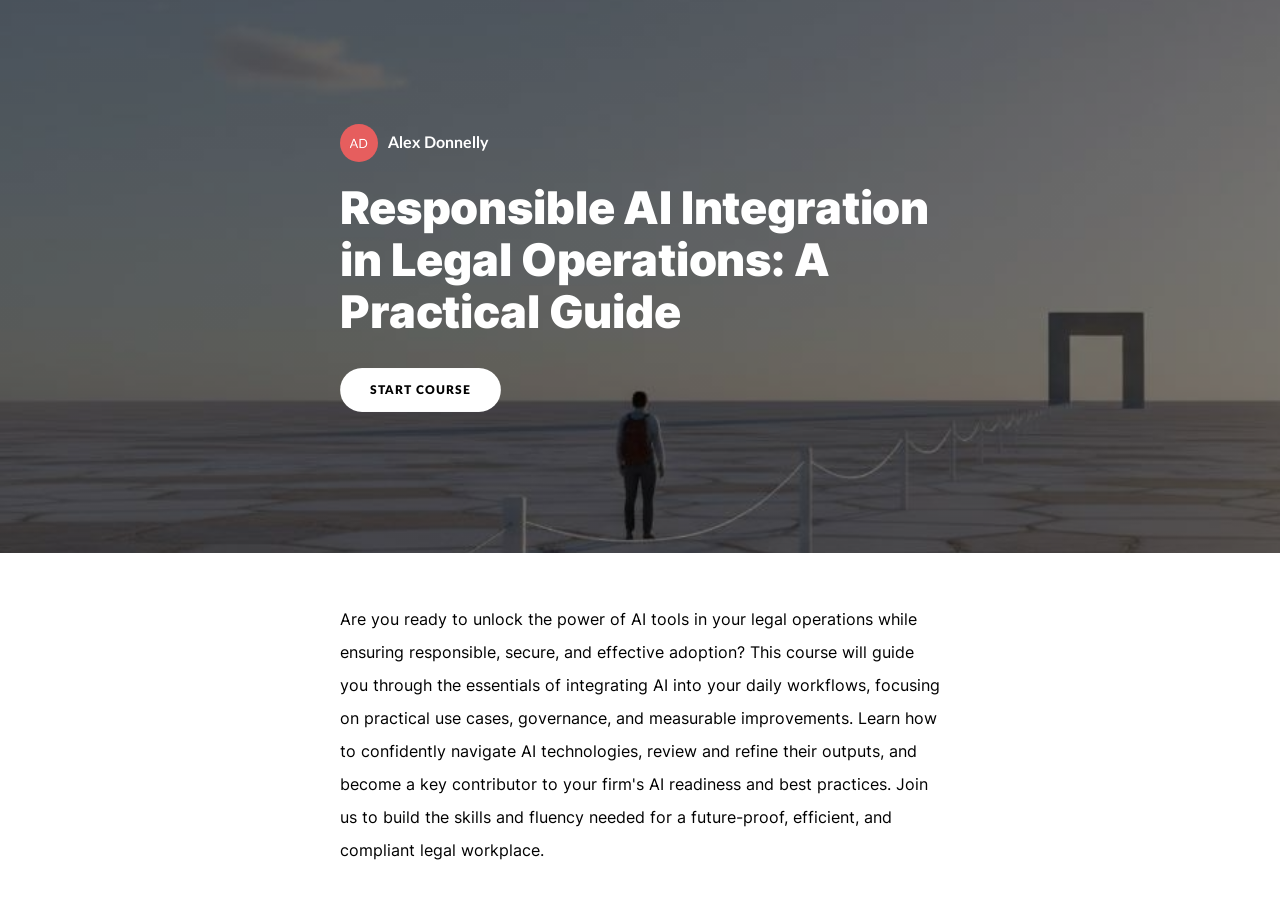
<file: training-module/index.html>
<!doctype html>
<!-- 
course package version: W77TrR9Z
rise_frontend sha: 35da8bfa7c31a659cd830facfde0ccdc5901b581
learn_distribution_frontend sha: 3cc01a2801faab66e9c0d2994afec237bb448c2e
mondrian sha: 081720ddd6843cb52c3332f7a90efa62bcc469b3
sandbox sha: 42753f3391b109fa3788c525c22880445ab48325
 -->
<html lang="en">
  <head>
    <meta charset="utf-8">
    <meta name="viewport" content="width=device-width,initial-scale=1">
    <title>Responsible AI Integration in Legal Operations: A Practical Guide</title>
    
    <script type="application/json" id="__CONFIG__">
      {"remoteManifest":{"learn_distribution_frontend":{".js":["learn_dist/entry.js"]},"mondrian":{".js":["mondrian/entry.js"]}},"assetTargetPrefixes":{"media":"assets","font":"lib/fonts"}}
    </script>
    
    <script src="lib/dist/6915d1e9.js"></script>
  </head>
  <body>
    <div id="app"></div>
    
      <script src="lib/rise/0e7c42eb.js"></script>
    
  </body>
</html>
</file>
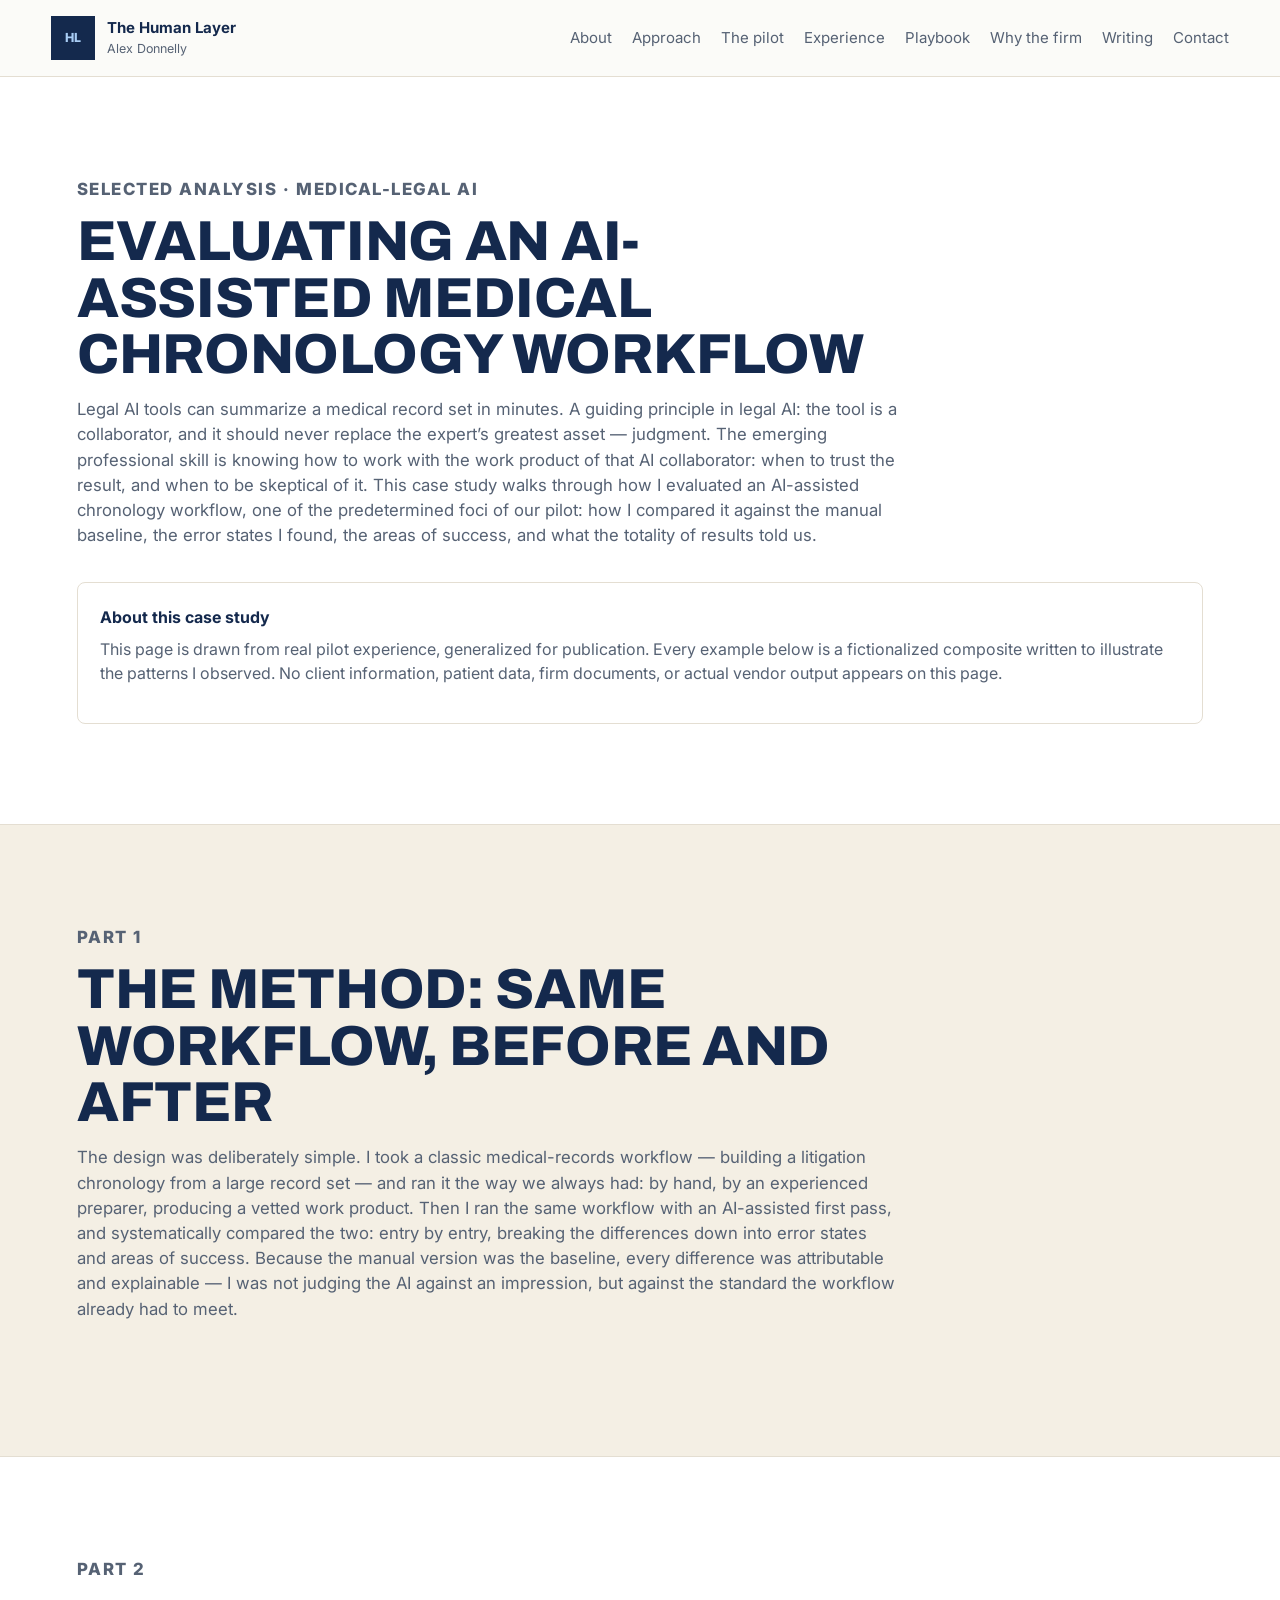
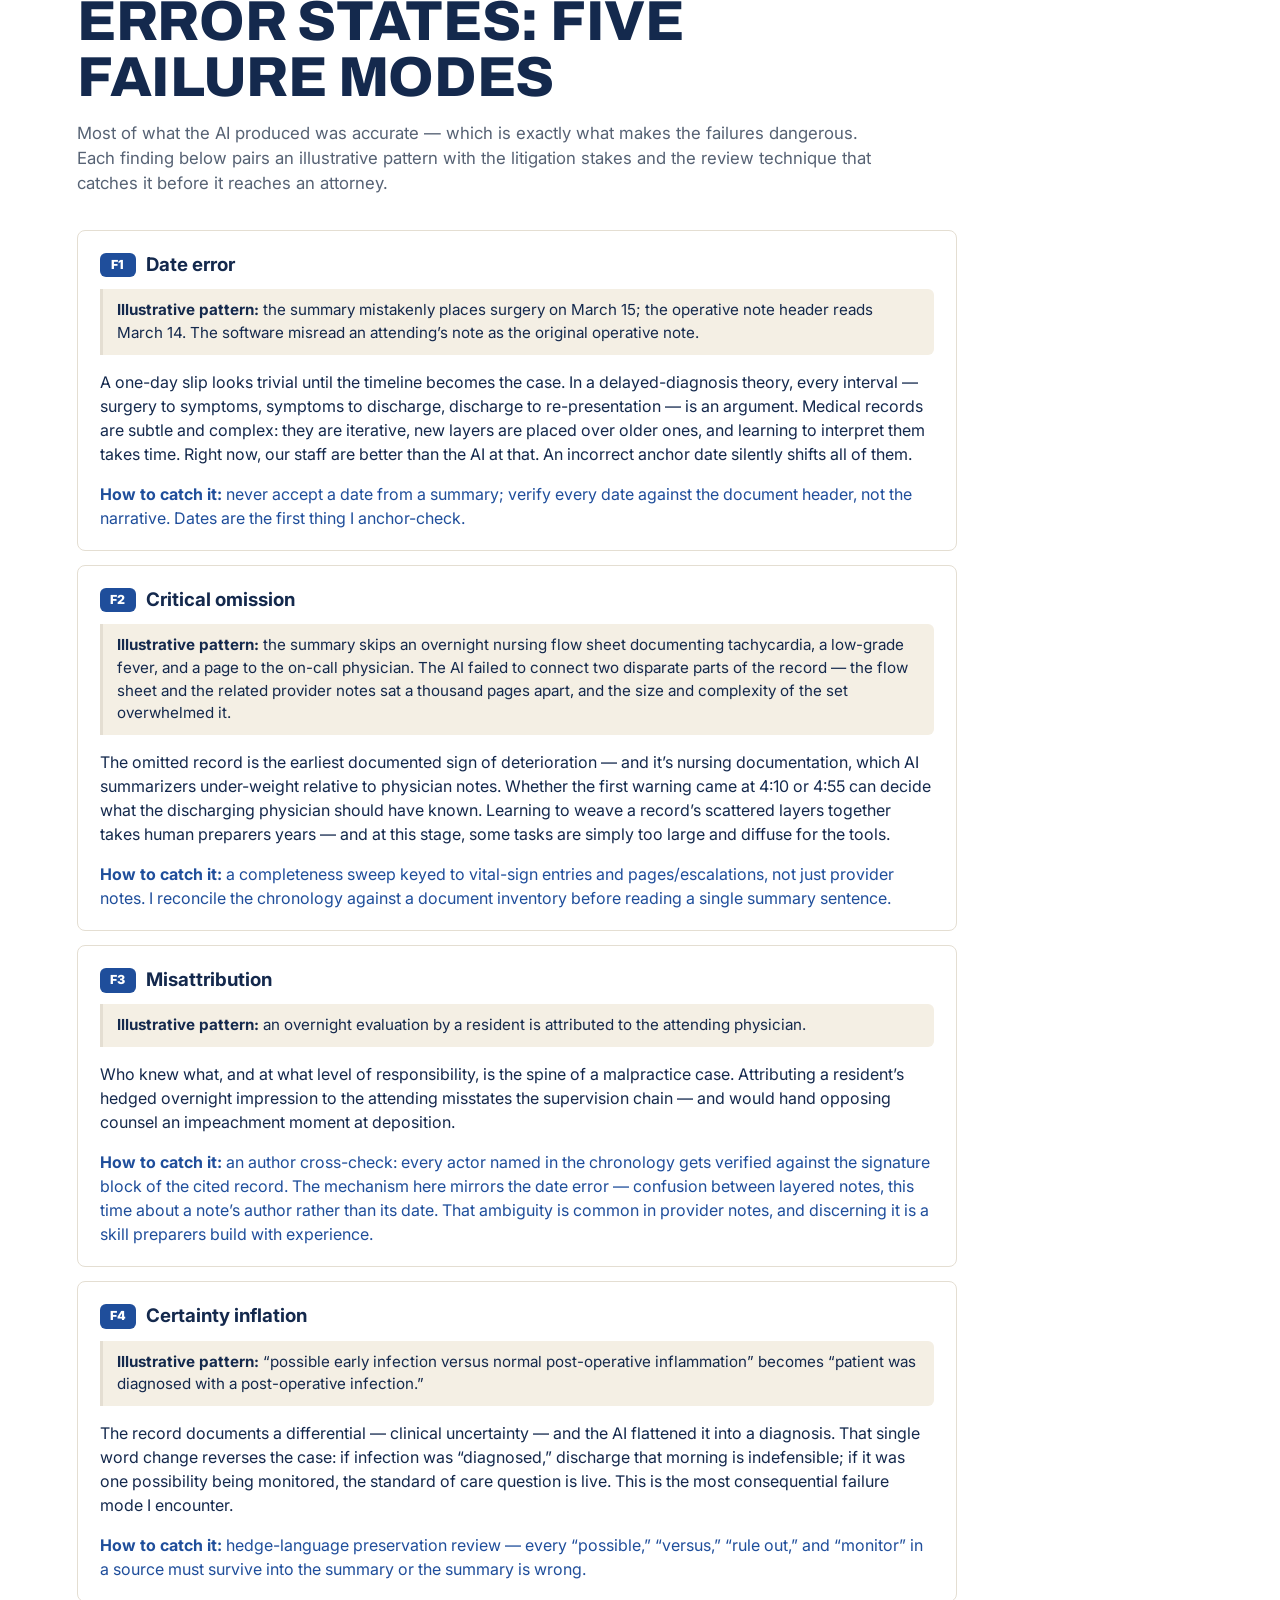
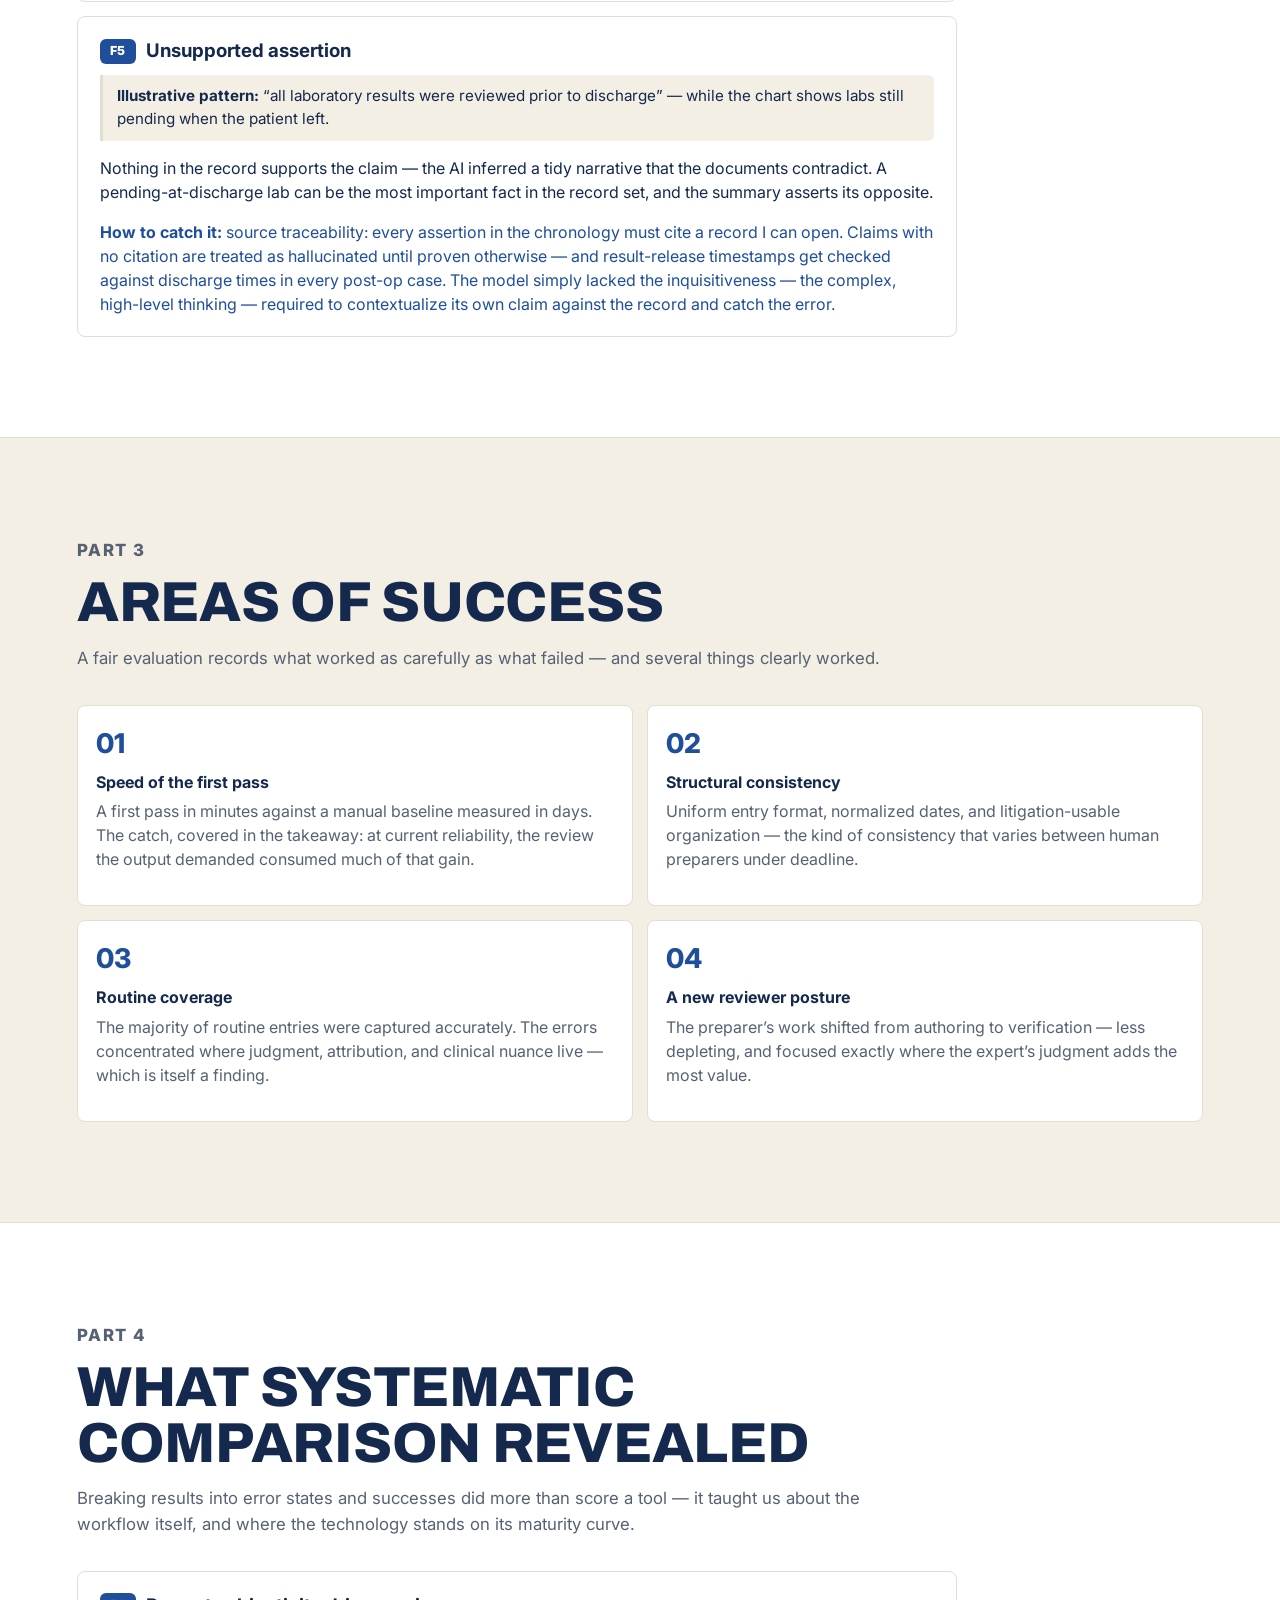
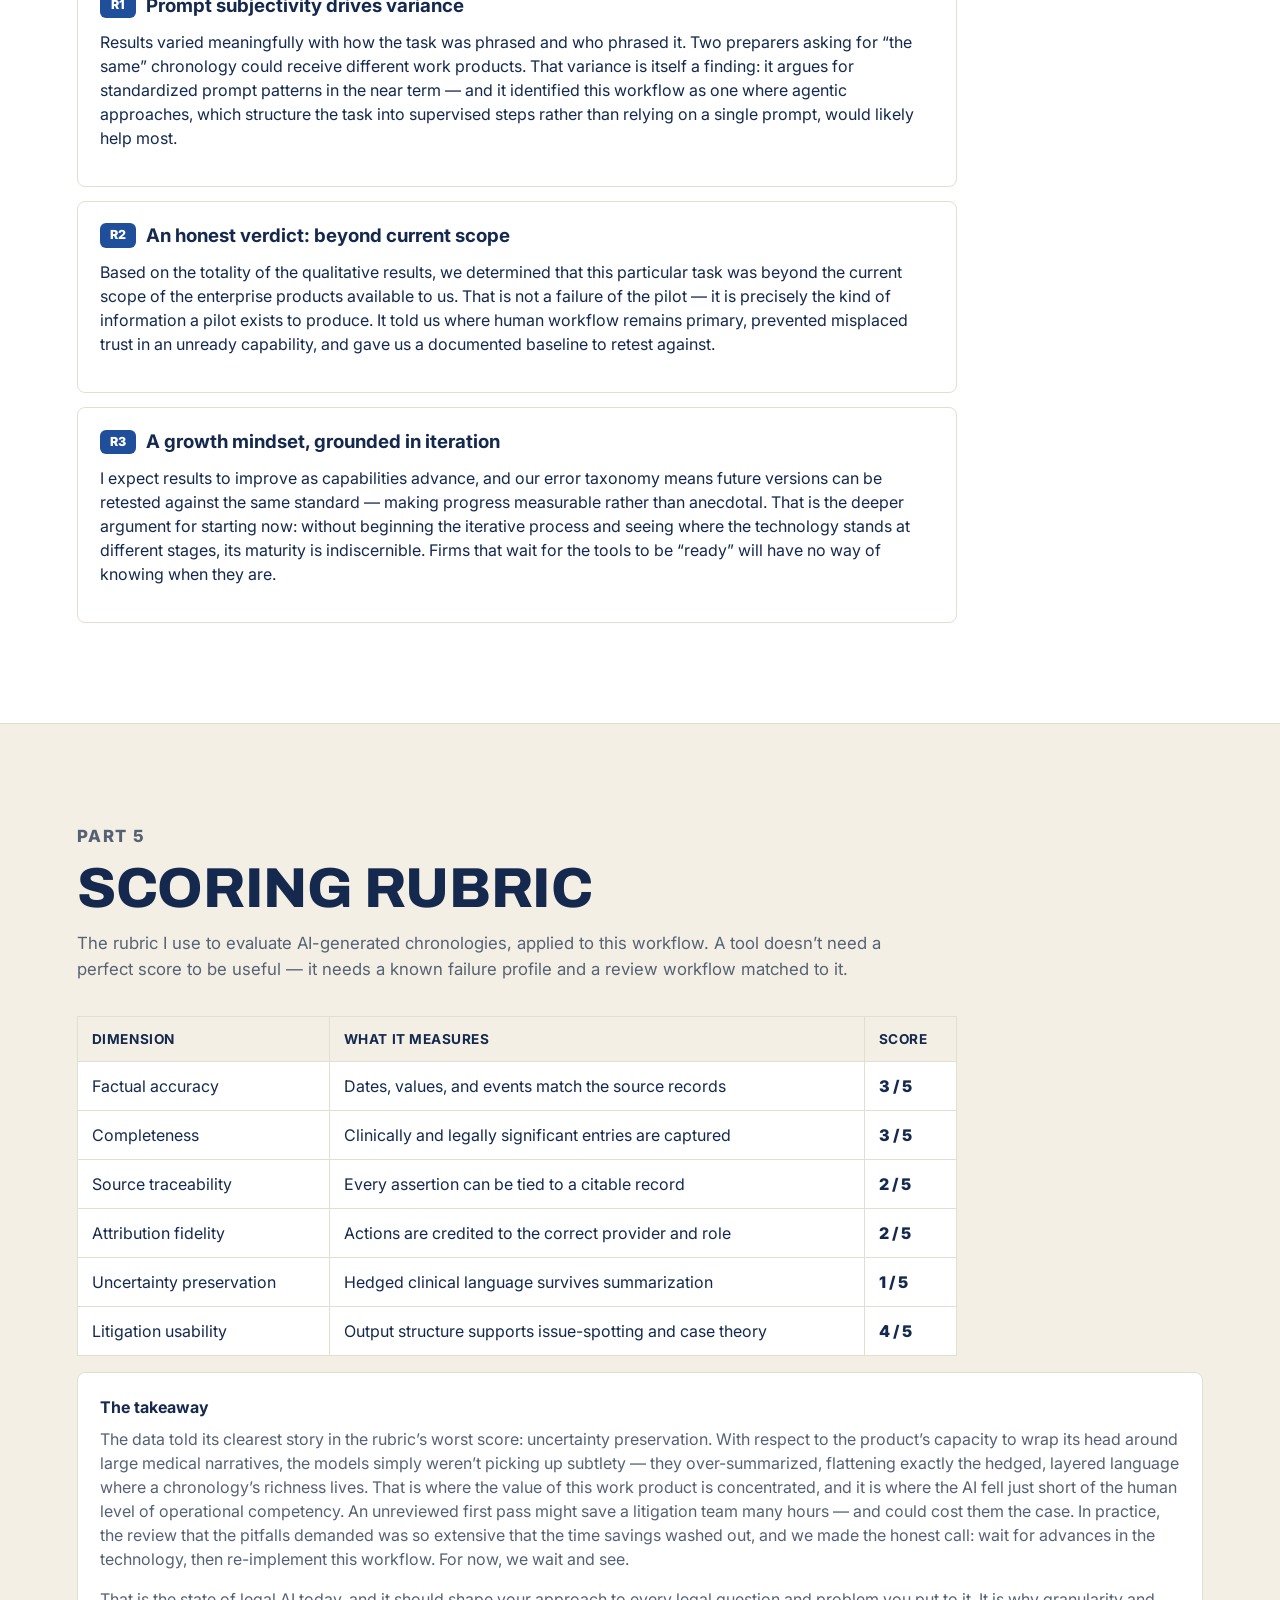
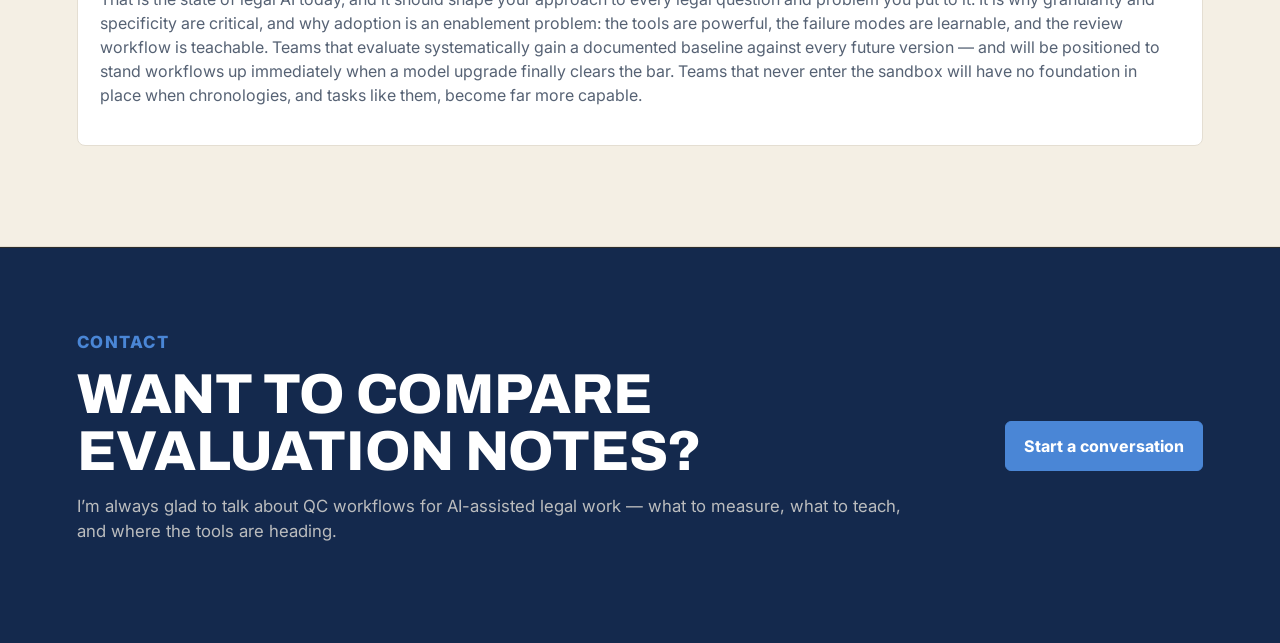
<file: chronology-analysis.html>
<!doctype html>
<html lang="en">
  <head>
    <!-- Google tag (gtag.js) -->
    <script async src="https://www.googletagmanager.com/gtag/js?id=G-5SEJFHV82K"></script>
    <script>
      window.dataLayer = window.dataLayer || [];
      function gtag(){dataLayer.push(arguments);}
      gtag('js', new Date());
      gtag('config', 'G-5SEJFHV82K');
    </script>
    <meta charset="utf-8">
    <meta name="viewport" content="width=device-width, initial-scale=1">
    <title>AI Chronology Analysis: A Worked Case Study | Alex Donnelly</title>
    <meta
      name="description"
      content="A de-identified case study: evaluating an AI-assisted medical chronology workflow against its manual baseline — failure modes, areas of success, a scoring rubric, and what systematic comparison revealed."
    >
    <link rel="icon" href="favicon.svg" type="image/svg+xml">
    <link rel="icon" href="favicon.png" sizes="48x48">
    <link rel="apple-touch-icon" href="apple-touch-icon.png">
    <link rel="preconnect" href="https://fonts.googleapis.com">
    <link rel="preconnect" href="https://fonts.gstatic.com" crossorigin>
    <link href="https://fonts.googleapis.com/css2?family=Archivo:wght@600;700;800&family=Inter:wght@400;500;600;700;800&display=swap" rel="stylesheet">
    <link rel="stylesheet" href="styles.css?v=4">
  </head>
  <body>
    <header class="site-header">
      <a class="brand" href="index.html" aria-label="The Human Layer home">
        <span class="brand-mark" aria-hidden="true">HL</span>
        <span>
          <strong>The Human Layer</strong>
          <small>Alex Donnelly</small>
        </span>
      </a>
      <nav class="nav" aria-label="Primary navigation">
        <a href="index.html#about">About</a>
        <a href="index.html#approach">Approach</a>
        <a href="index.html#pilot">The pilot</a>
        <a href="index.html#experience">Experience</a>
        <a href="index.html#playbook">Playbook</a>
        <a href="index.html#why">Why the firm</a>
        <a href="index.html#writing">Writing</a>
        <a href="index.html#contact">Contact</a>
      </nav>
    </header>

    <main id="top">
      <section class="section">
        <div class="section-heading">
          <p class="eyebrow">Selected analysis &middot; Medical-legal AI</p>
          <h2>Evaluating an AI-assisted medical chronology workflow</h2>
          <p>
            Legal AI tools can summarize a medical record set in minutes. A guiding principle in legal AI: the
            tool is a collaborator, and it should never replace the expert&rsquo;s greatest asset &mdash;
            judgment. The emerging professional skill is knowing how to work with the work product of that AI
            collaborator: when to trust the result, and when to be skeptical of it. This case study walks through
            how I evaluated an AI-assisted chronology workflow, one of the predetermined foci of our pilot: how I
            compared it against the manual baseline, the error states I found, the areas of success, and what the
            totality of results told us.
          </p>
        </div>

        <div class="project-preview" role="note">
          <strong>About this case study</strong>
          <p>
            This page is drawn from real pilot experience, generalized for publication. Every example below is a
            fictionalized composite written to illustrate the patterns I observed. No client information, patient
            data, firm documents, or actual vendor output appears on this page.
          </p>
        </div>
      </section>

      <section class="section muted">
        <div class="section-heading">
          <p class="eyebrow">Part 1</p>
          <h2>The method: same workflow, before and after</h2>
          <p>
            The design was deliberately simple. I took a classic medical-records workflow &mdash; building a
            litigation chronology from a large record set &mdash; and ran it the way we always had: by hand, by
            an experienced preparer, producing a vetted work product. Then I ran the same workflow with an
            AI-assisted first pass, and systematically compared the two: entry by entry, breaking the differences
            down into error states and areas of success. Because the manual version was the baseline, every
            difference was attributable and explainable &mdash; I was not judging the AI against an impression,
            but against the standard the workflow already had to meet.
          </p>
        </div>
      </section>

      <section class="section">
        <div class="section-heading">
          <p class="eyebrow">Part 2</p>
          <h2>Error states: five failure modes</h2>
          <p>
            Most of what the AI produced was accurate &mdash; which is exactly what makes the failures
            dangerous. Each finding below pairs an illustrative pattern with the litigation stakes and the review
            technique that catches it before it reaches an attorney.
          </p>
        </div>

        <div class="findings-list">
          <article class="finding">
            <h3><span>F1</span> Date error</h3>
            <p class="vs"><strong>Illustrative pattern:</strong> the summary mistakenly places surgery on March
            15; the operative note header reads March 14. The software misread an attending&rsquo;s note as the
            original operative note.</p>
            <p>
              A one-day slip looks trivial until the timeline becomes the case. In a delayed-diagnosis theory,
              every interval &mdash; surgery to symptoms, symptoms to discharge, discharge to re-presentation
              &mdash; is an argument. Medical records are subtle and complex: they are iterative, new layers are
              placed over older ones, and learning to interpret them takes time. Right now, our staff are better
              than the AI at that. An incorrect anchor date silently shifts all of them.
            </p>
            <p class="catch"><strong>How to catch it:</strong> never accept a date from a summary; verify every
            date against the document header, not the narrative. Dates are the first thing I anchor-check.</p>
          </article>

          <article class="finding">
            <h3><span>F2</span> Critical omission</h3>
            <p class="vs"><strong>Illustrative pattern:</strong> the summary skips an overnight nursing flow
            sheet documenting tachycardia, a low-grade fever, and a page to the on-call physician. The AI failed
            to connect two disparate parts of the record &mdash; the flow sheet and the related provider notes
            sat a thousand pages apart, and the size and complexity of the set overwhelmed it.</p>
            <p>
              The omitted record is the earliest documented sign of deterioration &mdash; and it&rsquo;s nursing
              documentation, which AI summarizers under-weight relative to physician notes. Whether the first
              warning came at 4:10 or 4:55 can decide what the discharging physician should have known. Learning
              to weave a record&rsquo;s scattered layers together takes human preparers years &mdash; and at this
              stage, some tasks are simply too large and diffuse for the tools.
            </p>
            <p class="catch"><strong>How to catch it:</strong> a completeness sweep keyed to vital-sign entries
            and pages/escalations, not just provider notes. I reconcile the chronology against a document
            inventory before reading a single summary sentence.</p>
          </article>

          <article class="finding">
            <h3><span>F3</span> Misattribution</h3>
            <p class="vs"><strong>Illustrative pattern:</strong> an overnight evaluation by a resident is
            attributed to the attending physician.</p>
            <p>
              Who knew what, and at what level of responsibility, is the spine of a malpractice case. Attributing
              a resident&rsquo;s hedged overnight impression to the attending misstates the supervision chain
              &mdash; and would hand opposing counsel an impeachment moment at deposition.
            </p>
            <p class="catch"><strong>How to catch it:</strong> an author cross-check: every actor named in the
            chronology gets verified against the signature block of the cited record. The mechanism here mirrors
            the date error &mdash; confusion between layered notes, this time about a note&rsquo;s author rather
            than its date. That ambiguity is common in provider notes, and discerning it is a skill preparers
            build with experience.</p>
          </article>

          <article class="finding">
            <h3><span>F4</span> Certainty inflation</h3>
            <p class="vs"><strong>Illustrative pattern:</strong> &ldquo;possible early infection versus normal
            post-operative inflammation&rdquo; becomes &ldquo;patient was diagnosed with a post-operative
            infection.&rdquo;</p>
            <p>
              The record documents a differential &mdash; clinical uncertainty &mdash; and the AI flattened it
              into a diagnosis. That single word change reverses the case: if infection was &ldquo;diagnosed,&rdquo;
              discharge that morning is indefensible; if it was one possibility being monitored, the standard of
              care question is live. This is the most consequential failure mode I encounter.
            </p>
            <p class="catch"><strong>How to catch it:</strong> hedge-language preservation review &mdash; every
            &ldquo;possible,&rdquo; &ldquo;versus,&rdquo; &ldquo;rule out,&rdquo; and &ldquo;monitor&rdquo; in a
            source must survive into the summary or the summary is wrong.</p>
          </article>

          <article class="finding">
            <h3><span>F5</span> Unsupported assertion</h3>
            <p class="vs"><strong>Illustrative pattern:</strong> &ldquo;all laboratory results were reviewed
            prior to discharge&rdquo; &mdash; while the chart shows labs still pending when the patient left.</p>
            <p>
              Nothing in the record supports the claim &mdash; the AI inferred a tidy narrative that the
              documents contradict. A pending-at-discharge lab can be the most important fact in the record set,
              and the summary asserts its opposite.
            </p>
            <p class="catch"><strong>How to catch it:</strong> source traceability: every assertion in the
            chronology must cite a record I can open. Claims with no citation are treated as hallucinated until
            proven otherwise &mdash; and result-release timestamps get checked against discharge times in every
            post-op case. The model simply lacked the inquisitiveness &mdash; the complex, high-level thinking
            &mdash; required to contextualize its own claim against the record and catch the error.</p>
          </article>
        </div>
      </section>

      <section class="section muted">
        <div class="section-heading">
          <p class="eyebrow">Part 3</p>
          <h2>Areas of success</h2>
          <p>
            A fair evaluation records what worked as carefully as what failed &mdash; and several things clearly
            worked.
          </p>
        </div>

        <div class="enablement-cards">
          <article>
            <span>01</span>
            <h4>Speed of the first pass</h4>
            <p>A first pass in minutes against a manual baseline measured in days. The catch, covered in the
            takeaway: at current reliability, the review the output demanded consumed much of that gain.</p>
          </article>
          <article>
            <span>02</span>
            <h4>Structural consistency</h4>
            <p>Uniform entry format, normalized dates, and litigation-usable organization &mdash; the kind of
            consistency that varies between human preparers under deadline.</p>
          </article>
          <article>
            <span>03</span>
            <h4>Routine coverage</h4>
            <p>The majority of routine entries were captured accurately. The errors concentrated where judgment,
            attribution, and clinical nuance live &mdash; which is itself a finding.</p>
          </article>
          <article>
            <span>04</span>
            <h4>A new reviewer posture</h4>
            <p>The preparer&rsquo;s work shifted from authoring to verification &mdash; less depleting, and
            focused exactly where the expert&rsquo;s judgment adds the most value.</p>
          </article>
        </div>
      </section>

      <section class="section">
        <div class="section-heading">
          <p class="eyebrow">Part 4</p>
          <h2>What systematic comparison revealed</h2>
          <p>
            Breaking results into error states and successes did more than score a tool &mdash; it taught us
            about the workflow itself, and where the technology stands on its maturity curve.
          </p>
        </div>

        <div class="findings-list">
          <article class="finding">
            <h3><span>R1</span> Prompt subjectivity drives variance</h3>
            <p>
              Results varied meaningfully with how the task was phrased and who phrased it. Two preparers asking
              for &ldquo;the same&rdquo; chronology could receive different work products. That variance is itself
              a finding: it argues for standardized prompt patterns in the near term &mdash; and it identified
              this workflow as one where agentic approaches, which structure the task into supervised steps rather
              than relying on a single prompt, would likely help most.
            </p>
          </article>
          <article class="finding">
            <h3><span>R2</span> An honest verdict: beyond current scope</h3>
            <p>
              Based on the totality of the qualitative results, we determined that this particular task was
              beyond the current scope of the enterprise products available to us. That is not a failure of the
              pilot &mdash; it is precisely the kind of information a pilot exists to produce. It told us where
              human workflow remains primary, prevented misplaced trust in an unready capability, and gave us a
              documented baseline to retest against.
            </p>
          </article>
          <article class="finding">
            <h3><span>R3</span> A growth mindset, grounded in iteration</h3>
            <p>
              I expect results to improve as capabilities advance, and our error taxonomy means future versions
              can be retested against the same standard &mdash; making progress measurable rather than anecdotal.
              That is the deeper argument for starting now: without beginning the iterative process and seeing
              where the technology stands at different stages, its maturity is indiscernible. Firms that wait for
              the tools to be &ldquo;ready&rdquo; will have no way of knowing when they are.
            </p>
          </article>
        </div>
      </section>

      <section class="section muted">
        <div class="section-heading">
          <p class="eyebrow">Part 5</p>
          <h2>Scoring rubric</h2>
          <p>
            The rubric I use to evaluate AI-generated chronologies, applied to this workflow. A tool doesn&rsquo;t
            need a perfect score to be useful &mdash; it needs a known failure profile and a review workflow
            matched to it.
          </p>
        </div>

        <table class="rubric">
          <thead>
            <tr><th>Dimension</th><th>What it measures</th><th>Score</th></tr>
          </thead>
          <tbody>
            <tr><td>Factual accuracy</td><td>Dates, values, and events match the source records</td><td>3 / 5</td></tr>
            <tr><td>Completeness</td><td>Clinically and legally significant entries are captured</td><td>3 / 5</td></tr>
            <tr><td>Source traceability</td><td>Every assertion can be tied to a citable record</td><td>2 / 5</td></tr>
            <tr><td>Attribution fidelity</td><td>Actions are credited to the correct provider and role</td><td>2 / 5</td></tr>
            <tr><td>Uncertainty preservation</td><td>Hedged clinical language survives summarization</td><td>1 / 5</td></tr>
            <tr><td>Litigation usability</td><td>Output structure supports issue-spotting and case theory</td><td>4 / 5</td></tr>
          </tbody>
        </table>

        <div class="project-preview" role="note">
          <strong>The takeaway</strong>
          <p>
            The data told its clearest story in the rubric&rsquo;s worst score: uncertainty preservation. With
            respect to the product&rsquo;s capacity to wrap its head around large medical narratives, the models
            simply weren&rsquo;t picking up subtlety &mdash; they over-summarized, flattening exactly the hedged,
            layered language where a chronology&rsquo;s richness lives. That is where the value of this work
            product is concentrated, and it is where the AI fell just short of the human level of operational
            competency. An unreviewed first pass might save a litigation team many hours &mdash; and could cost
            them the case. In practice, the review that the pitfalls demanded was so extensive that the time
            savings washed out, and we made the honest call: wait for advances in the technology, then
            re-implement this workflow. For now, we wait and see.
          </p>
          <p>
            That is the state of legal AI today, and it should shape your approach to every legal question and
            problem you put to it. It is why granularity and specificity are critical, and why adoption is an
            enablement problem: the tools are powerful, the failure modes are learnable, and the review workflow
            is teachable. Teams that evaluate systematically gain a documented baseline against every future
            version &mdash; and will be positioned to stand workflows up immediately when a model upgrade finally
            clears the bar. Teams that never enter the sandbox will have no foundation in place when chronologies,
            and tasks like them, become far more capable.
          </p>
        </div>
      </section>

      <section class="contact-section">
        <div>
          <p class="eyebrow">Contact</p>
          <h2>Want to compare evaluation notes?</h2>
          <p>
            I&rsquo;m always glad to talk about QC workflows for AI-assisted legal work &mdash; what to measure,
            what to teach, and where the tools are heading.
          </p>
        </div>
        <a class="button primary" href="mailto:a.james.donnelly@gmail.com">Start a conversation</a>
      </section>
    </main>
  </body>
</html>
</file>
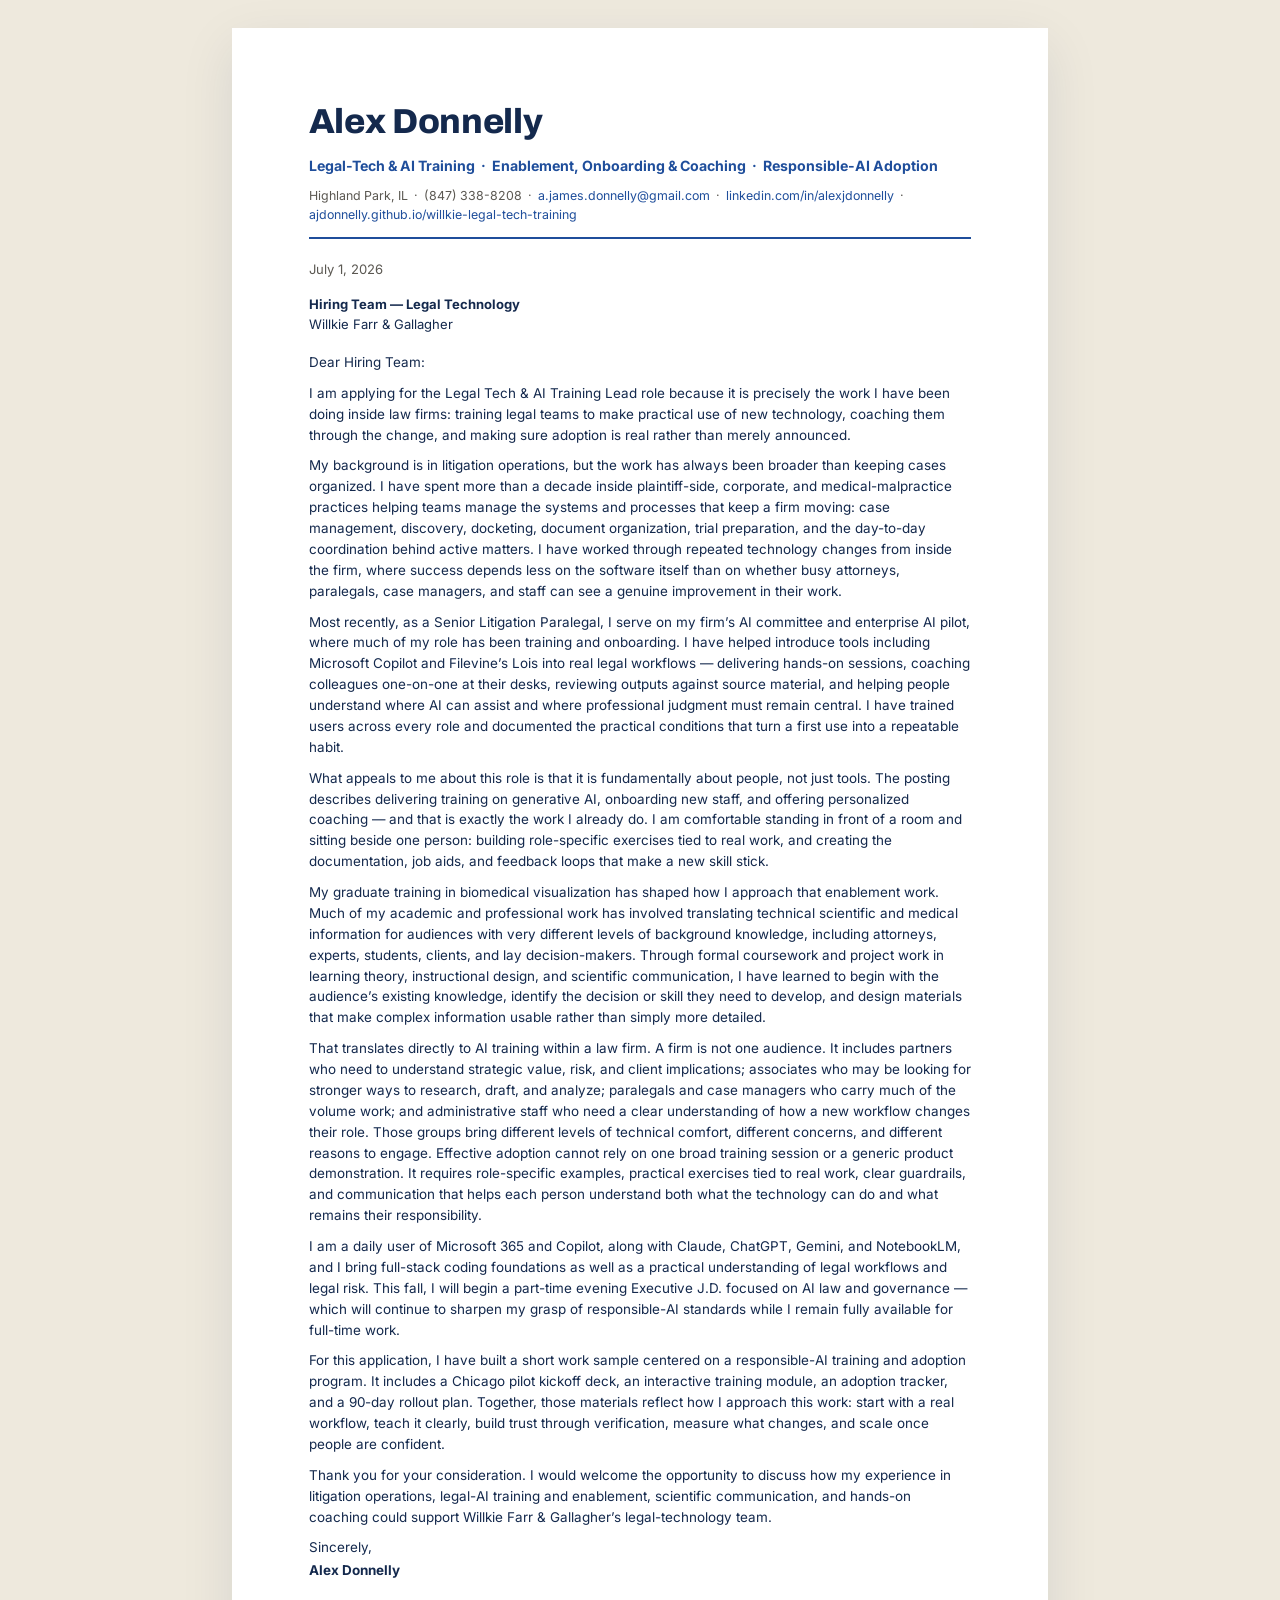
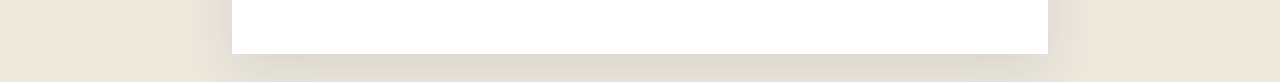
<file: cover-letter.html>
<!doctype html>
<html lang="en">
<head>
<meta charset="utf-8">
<meta name="viewport" content="width=device-width, initial-scale=1">
<title>Alex Donnelly — Cover Letter · Legal Tech &amp; AI Training Lead</title>
<link rel="icon" href="favicon.svg" type="image/svg+xml">
<link rel="preconnect" href="https://fonts.googleapis.com">
<link rel="preconnect" href="https://fonts.gstatic.com" crossorigin>
<link href="https://fonts.googleapis.com/css2?family=Archivo:wght@700;800&family=Inter:wght@400;500;600;700;800&display=swap" rel="stylesheet">
<style>
  :root { --ink:#14294d; --muted:#5b5852; --line:#d9d3c8; --accent:#1f4e9b; --paper:#ffffff; }
  * { box-sizing: border-box; }
  html, body { margin:0; padding:0; background:#eee9dd; color:var(--ink);
    font-family: Inter, ui-sans-serif, system-ui, -apple-system, "Segoe UI", Arial, sans-serif; line-height:1.55; }
  .sheet { max-width: 8.5in; margin: 28px auto; background: var(--paper); padding: 0.7in 0.8in 0.65in;
    box-shadow: 0 18px 50px rgba(20,41,77,0.10); }
  .name { margin:0; font-family:"Archivo", Inter, sans-serif; font-weight:800; font-size:26pt;
    letter-spacing:-0.01em; color:var(--ink); }
  .title-line { margin:6px 0 0; color:var(--accent); font-weight:700; font-size:10.6pt; }
  .contact { margin:9px 0 0; padding-bottom:13px; border-bottom:2px solid var(--accent);
    color:var(--muted); font-size:9.3pt; }
  .contact a { color:var(--accent); text-decoration:none; }
  .meta { margin:20px 0 0; font-size:9.8pt; }
  .meta .date { color:var(--muted); }
  .meta .to { margin-top:14px; }
  .meta .to strong { display:block; color:var(--ink); }
  .body p { margin:0 0 10px; font-size:10.1pt; }
  .sign { margin-top:16px; }
  .sign strong { display:block; margin-top:2px; }
  @page { size: letter; margin: 0.6in;
    @bottom-left { content: "Alex Donnelly \2014 Cover Letter \2014 Legal Tech & AI Training Lead"; font-family: Inter, Arial, sans-serif; font-size: 7.5pt; color: #8a857c; }
    @bottom-right { content: "Page " counter(page) " of " counter(pages); font-family: Inter, Arial, sans-serif; font-size: 7.5pt; color: #8a857c; }
  }
  @media print {
    html, body { background:#fff; -webkit-print-color-adjust:exact; print-color-adjust:exact; }
    .sheet { box-shadow:none; margin:0; max-width:none; padding:0; }
    .body p { orphans: 3; widows: 3; }
  }
</style>
</head>
<body>
  <div class="sheet">
    <h1 class="name">Alex Donnelly</h1>
    <p class="title-line">Legal-Tech &amp; AI Training &nbsp;·&nbsp; Enablement, Onboarding &amp; Coaching &nbsp;·&nbsp; Responsible-AI Adoption</p>
    <p class="contact">
      Highland Park, IL &nbsp;·&nbsp; (847) 338-8208 &nbsp;·&nbsp;
      <a href="mailto:a.james.donnelly@gmail.com">a.james.donnelly@gmail.com</a> &nbsp;·&nbsp;
      <a href="https://www.linkedin.com/in/alexjdonnelly">linkedin.com/in/alexjdonnelly</a> &nbsp;·&nbsp;
      <a href="https://ajdonnelly.github.io/willkie-legal-tech-training/">ajdonnelly.github.io/willkie-legal-tech-training</a>
    </p>

    <div class="meta">
      <div class="date">July 1, 2026</div>
      <div class="to">
        <strong>Hiring Team — Legal Technology</strong>
        Willkie Farr &amp; Gallagher
      </div>
    </div>

    <div class="body" style="margin-top:18px;">
      <p>Dear Hiring Team:</p>
      <p>
        I am applying for the Legal Tech &amp; AI Training Lead role because it is precisely the work I have been
        doing inside law firms: training legal teams to make practical use of new technology, coaching them
        through the change, and making sure adoption is real rather than merely announced.
      </p>
      <p>
        My background is in litigation operations, but the work has always been broader than keeping cases
        organized. I have spent more than a decade inside plaintiff-side, corporate, and medical-malpractice
        practices helping teams manage the systems and processes that keep a firm moving: case management,
        discovery, docketing, document organization, trial preparation, and the day-to-day coordination behind
        active matters. I have worked through repeated technology changes from inside the firm, where success
        depends less on the software itself than on whether busy attorneys, paralegals, case managers, and staff
        can see a genuine improvement in their work.
      </p>
      <p>
        Most recently, as a Senior Litigation Paralegal, I serve on my firm&rsquo;s AI committee and enterprise
        AI pilot, where much of my role has been training and onboarding. I have helped introduce tools
        including Microsoft Copilot and Filevine&rsquo;s Lois into real legal workflows &mdash; delivering
        hands-on sessions, coaching colleagues one-on-one at their desks, reviewing outputs against source
        material, and helping people understand where AI can assist and where professional judgment must remain
        central. I have trained users across every role and documented the practical conditions that turn a
        first use into a repeatable habit.
      </p>
      <p>
        What appeals to me about this role is that it is fundamentally about people, not just tools. The posting
        describes delivering training on generative AI, onboarding new staff, and offering personalized coaching
        &mdash; and that is exactly the work I already do. I am comfortable standing in front of a room and
        sitting beside one person: building role-specific exercises tied to real work, and creating the
        documentation, job aids, and feedback loops that make a new skill stick.
      </p>
      <p>
        My graduate training in biomedical visualization has shaped how I approach that enablement work. Much of
        my academic and professional work has involved translating technical scientific and medical information
        for audiences with very different levels of background knowledge, including attorneys, experts, students,
        clients, and lay decision-makers. Through formal coursework and project work in learning theory,
        instructional design, and scientific communication, I have learned to begin with the audience&rsquo;s
        existing knowledge, identify the decision or skill they need to develop, and design materials that make
        complex information usable rather than simply more detailed.
      </p>
      <p>
        That translates directly to AI training within a law firm. A firm is not one audience. It includes
        partners who need to understand strategic value, risk, and client implications; associates who may be
        looking for stronger ways to research, draft, and analyze; paralegals and case managers who carry much
        of the volume work; and administrative staff who need a clear understanding of how a new workflow changes
        their role. Those groups bring different levels of technical comfort, different concerns, and different
        reasons to engage. Effective adoption cannot rely on one broad training session or a generic product
        demonstration. It requires role-specific examples, practical exercises tied to real work, clear
        guardrails, and communication that helps each person understand both what the technology can do and what
        remains their responsibility.
      </p>
      <p>
        I am a daily user of Microsoft 365 and Copilot, along with Claude, ChatGPT, Gemini, and NotebookLM, and
        I bring full-stack coding foundations as well as a practical understanding of legal workflows and legal
        risk. This fall, I will begin a part-time evening Executive J.D. focused on AI law and governance
        &mdash; which will continue to sharpen my grasp of responsible-AI standards while I remain fully
        available for full-time work.
      </p>
      <p>
        For this application, I have built a short work sample centered on a responsible-AI training and adoption
        program. It includes a Chicago pilot kickoff deck, an interactive training module, an adoption tracker,
        and a 90-day rollout plan. Together, those materials reflect how I approach this work: start with a real
        workflow, teach it clearly, build trust through verification, measure what changes, and scale once people
        are confident.
      </p>
      <p>
        Thank you for your consideration. I would welcome the opportunity to discuss how my experience in
        litigation operations, legal-AI training and enablement, scientific communication, and hands-on coaching
        could support Willkie Farr &amp; Gallagher&rsquo;s legal-technology team.
      </p>
      <p class="sign">Sincerely,<strong>Alex Donnelly</strong></p>
    </div>
  </div>
</body>
</html>
</file>
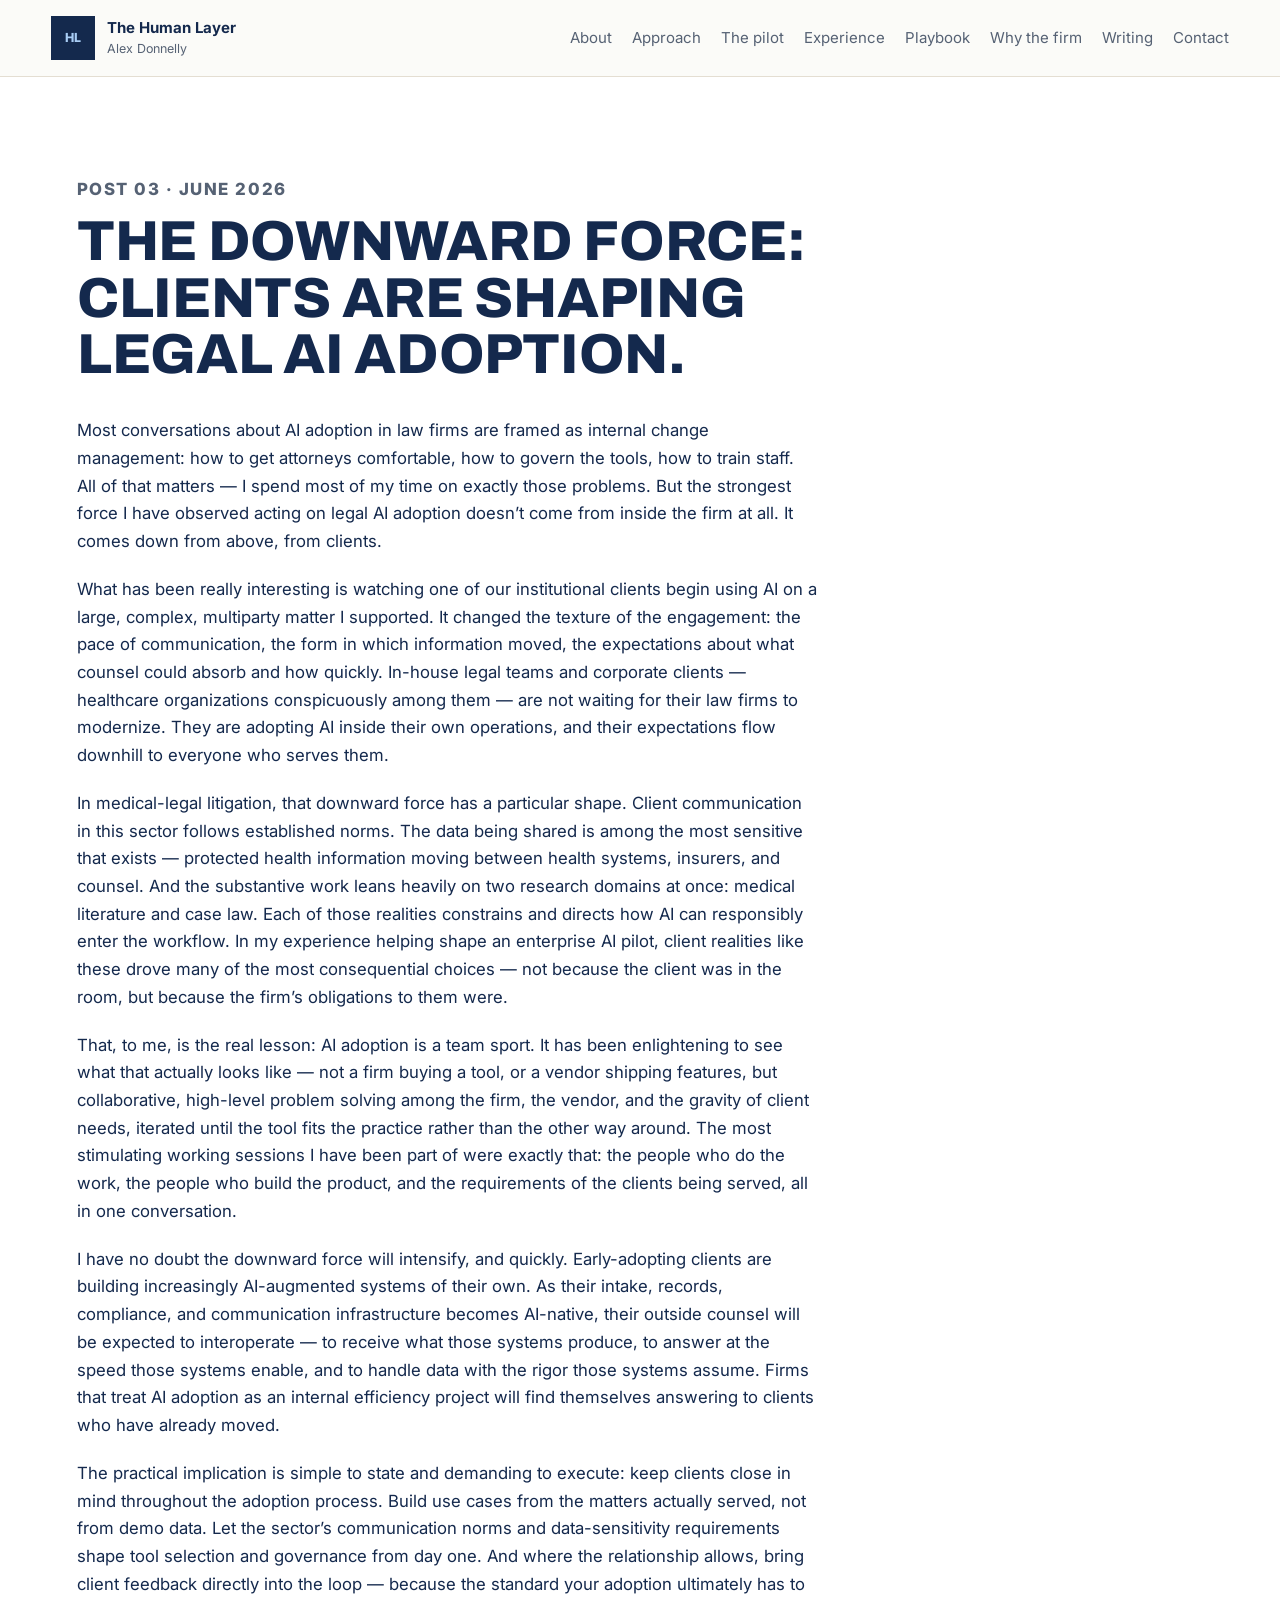
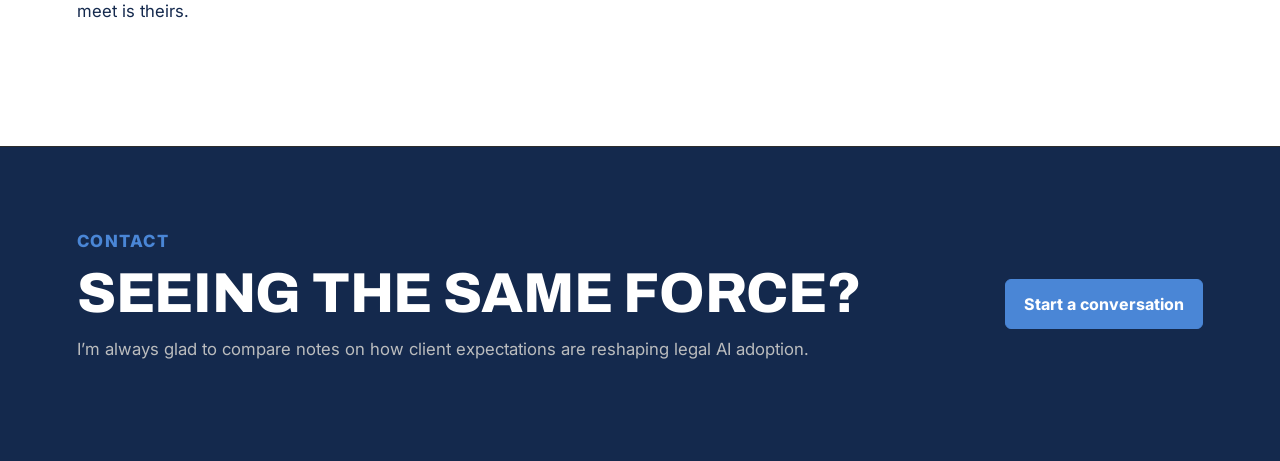
<file: downward-force.html>
<!doctype html>
<html lang="en">
  <head>
    <!-- Google tag (gtag.js) -->
    <script async src="https://www.googletagmanager.com/gtag/js?id=G-5SEJFHV82K"></script>
    <script>
      window.dataLayer = window.dataLayer || [];
      function gtag(){dataLayer.push(arguments);}
      gtag('js', new Date());
      gtag('config', 'G-5SEJFHV82K');
    </script>
    <meta charset="utf-8">
    <meta name="viewport" content="width=device-width, initial-scale=1">
    <title>The Downward Force: Clients Are Shaping Legal AI Adoption | Alex Donnelly</title>
    <meta
      name="description"
      content="The strongest force on legal AI adoption comes from clients. Why their expectations should shape a firm's tools, governance, and rollout from day one."
    >
    <link rel="icon" href="favicon.svg" type="image/svg+xml">
    <link rel="icon" href="favicon.png" sizes="48x48">
    <link rel="apple-touch-icon" href="apple-touch-icon.png">
    <link rel="preconnect" href="https://fonts.googleapis.com">
    <link rel="preconnect" href="https://fonts.gstatic.com" crossorigin>
    <link href="https://fonts.googleapis.com/css2?family=Archivo:wght@600;700;800&family=Inter:wght@400;500;600;700;800&display=swap" rel="stylesheet">
    <link rel="stylesheet" href="styles.css?v=4">
  </head>
  <body>
    <header class="site-header">
      <a class="brand" href="index.html" aria-label="The Human Layer home">
        <span class="brand-mark" aria-hidden="true">HL</span>
        <span>
          <strong>The Human Layer</strong>
          <small>Alex Donnelly</small>
        </span>
      </a>
      <nav class="nav" aria-label="Primary navigation">
        <a href="index.html#about">About</a>
        <a href="index.html#approach">Approach</a>
        <a href="index.html#pilot">The pilot</a>
        <a href="index.html#experience">Experience</a>
        <a href="index.html#playbook">Playbook</a>
        <a href="index.html#why">Why the firm</a>
        <a href="index.html#writing">Writing</a>
        <a href="index.html#contact">Contact</a>
      </nav>
    </header>

    <main id="top">
      <section class="section">
        <div class="section-heading">
          <p class="eyebrow">Post 03 &middot; June 2026</p>
          <h2>The downward force: clients are shaping legal AI adoption.</h2>
        </div>

        <div class="post-body">
          <p>
            Most conversations about AI adoption in law firms are framed as internal change management: how to
            get attorneys comfortable, how to govern the tools, how to train staff. All of that matters &mdash;
            I spend most of my time on exactly those problems. But the strongest force I have observed acting on
            legal AI adoption doesn&rsquo;t come from inside the firm at all. It comes down from above, from
            clients.
          </p>
          <p>
            What has been really interesting is watching one of our institutional clients begin using AI on a
            large, complex, multiparty matter I supported. It changed the texture of the engagement: the pace of
            communication, the form in which information moved, the expectations about what counsel could absorb
            and how quickly. In-house legal teams and corporate clients &mdash; healthcare organizations
            conspicuously among them &mdash; are not waiting for their law firms to modernize. They are adopting
            AI inside their own operations, and their expectations flow downhill to everyone who serves them.
          </p>
          <p>
            In medical-legal litigation, that downward force has a particular shape. Client communication in this
            sector follows established norms. The data being shared is among the most sensitive that exists
            &mdash; protected health information moving between health systems, insurers, and counsel. And the
            substantive work leans heavily on two research domains at once: medical literature and case law. Each
            of those realities constrains and directs how AI can responsibly enter the workflow. In my experience
            helping shape an enterprise AI pilot, client realities like these drove many of the most
            consequential choices &mdash; not because the client was in the room, but because the firm&rsquo;s
            obligations to them were.
          </p>
          <p>
            That, to me, is the real lesson: AI adoption is a team sport. It has been enlightening to see what
            that actually looks like &mdash; not a firm buying a tool, or a vendor shipping features, but
            collaborative, high-level problem solving among the firm, the vendor, and the gravity of client
            needs, iterated until the tool fits the practice rather than the other way around. The most
            stimulating working sessions I have been part of were exactly that: the people who do the work, the
            people who build the product, and the requirements of the clients being served, all in one
            conversation.
          </p>
          <p>
            I have no doubt the downward force will intensify, and quickly. Early-adopting clients are building
            increasingly AI-augmented systems of their own. As their intake, records, compliance, and
            communication infrastructure becomes AI-native, their outside counsel will be expected to
            interoperate &mdash; to receive what those systems produce, to answer at the speed those systems
            enable, and to handle data with the rigor those systems assume. Firms that treat AI adoption as an
            internal efficiency project will find themselves answering to clients who have already moved.
          </p>
          <p>
            The practical implication is simple to state and demanding to execute: keep clients close in mind
            throughout the adoption process. Build use cases from the matters actually served, not from demo
            data. Let the sector&rsquo;s communication norms and data-sensitivity requirements shape tool
            selection and governance from day one. And where the relationship allows, bring client feedback
            directly into the loop &mdash; because the standard your adoption ultimately has to meet is theirs.
          </p>
        </div>
      </section>

      <section class="contact-section">
        <div>
          <p class="eyebrow">Contact</p>
          <h2>Seeing the same force?</h2>
          <p>
            I&rsquo;m always glad to compare notes on how client expectations are reshaping legal AI adoption.
          </p>
        </div>
        <a class="button primary" href="mailto:a.james.donnelly@gmail.com">Start a conversation</a>
      </section>
    </main>
  </body>
</html>
</file>
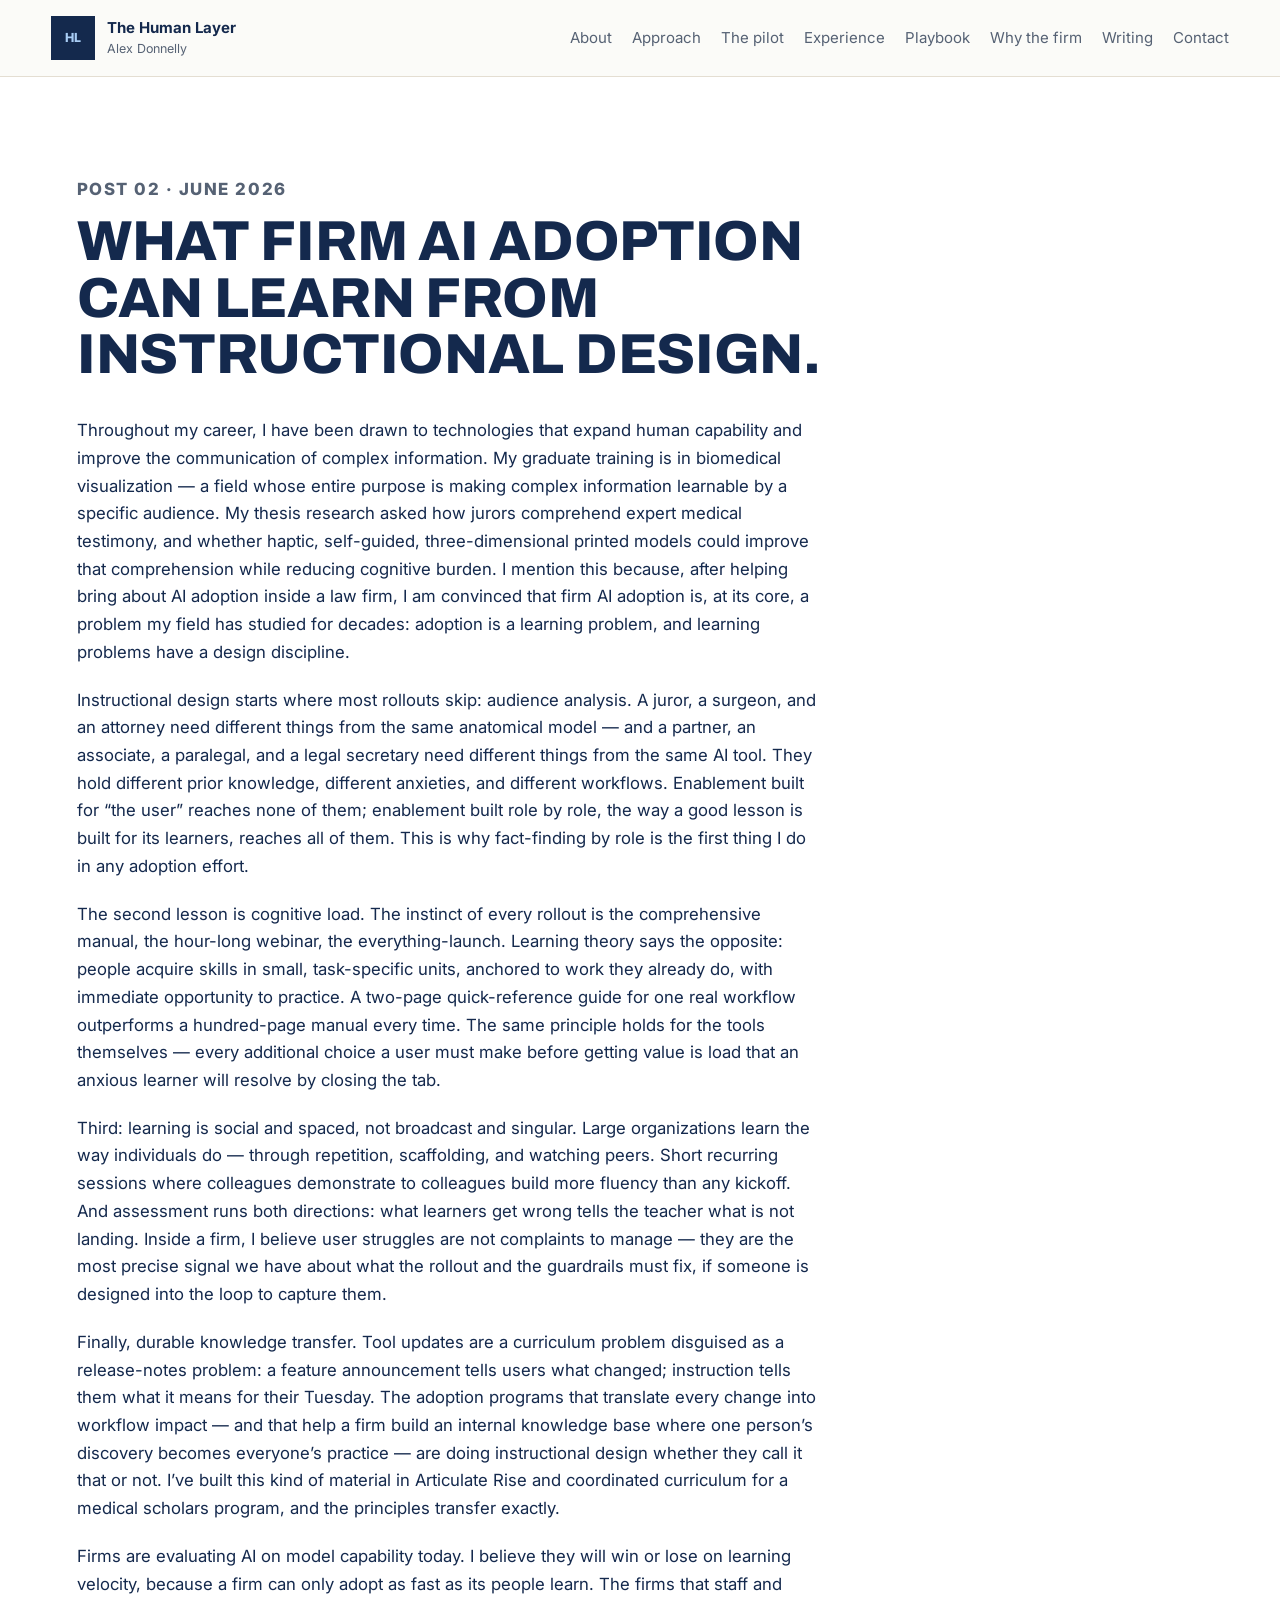
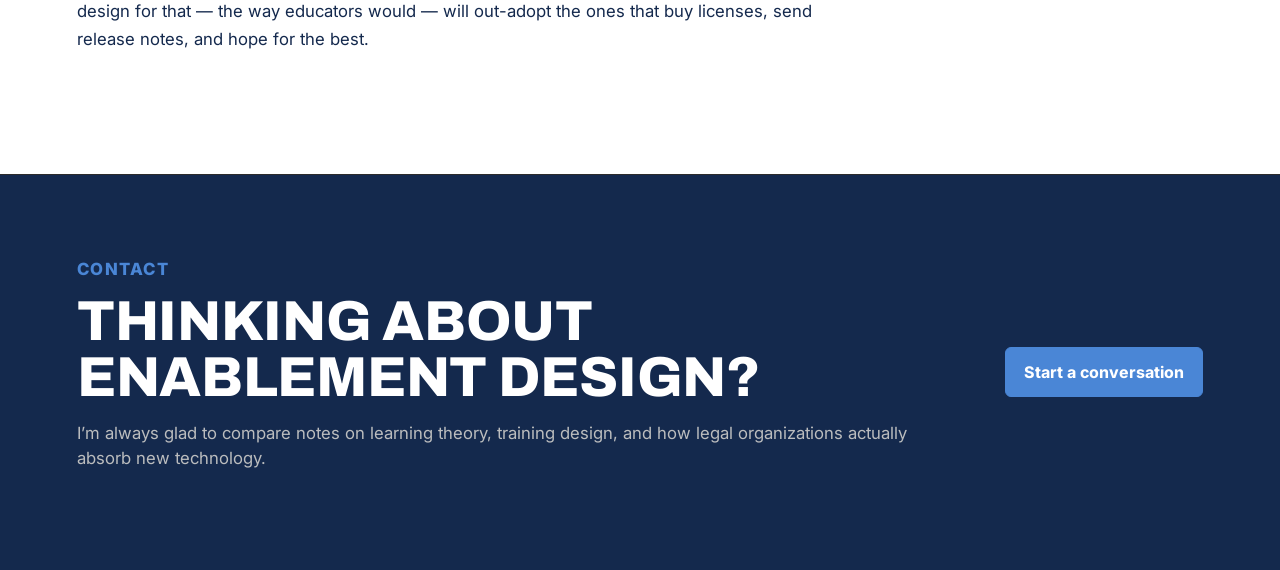
<file: instructional-design.html>
<!doctype html>
<html lang="en">
  <head>
    <!-- Google tag (gtag.js) -->
    <script async src="https://www.googletagmanager.com/gtag/js?id=G-5SEJFHV82K"></script>
    <script>
      window.dataLayer = window.dataLayer || [];
      function gtag(){dataLayer.push(arguments);}
      gtag('js', new Date());
      gtag('config', 'G-5SEJFHV82K');
    </script>
    <meta charset="utf-8">
    <meta name="viewport" content="width=device-width, initial-scale=1">
    <title>What Firm AI Adoption Can Learn from Instructional Design | Alex Donnelly</title>
    <meta
      name="description"
      content="Adoption is a learning problem, and learning problems have a design discipline. What instructional design teaches about rolling out AI inside a law firm."
    >
    <link rel="icon" href="favicon.svg" type="image/svg+xml">
    <link rel="icon" href="favicon.png" sizes="48x48">
    <link rel="apple-touch-icon" href="apple-touch-icon.png">
    <link rel="preconnect" href="https://fonts.googleapis.com">
    <link rel="preconnect" href="https://fonts.gstatic.com" crossorigin>
    <link href="https://fonts.googleapis.com/css2?family=Archivo:wght@600;700;800&family=Inter:wght@400;500;600;700;800&display=swap" rel="stylesheet">
    <link rel="stylesheet" href="styles.css?v=4">
  </head>
  <body>
    <header class="site-header">
      <a class="brand" href="index.html" aria-label="The Human Layer home">
        <span class="brand-mark" aria-hidden="true">HL</span>
        <span>
          <strong>The Human Layer</strong>
          <small>Alex Donnelly</small>
        </span>
      </a>
      <nav class="nav" aria-label="Primary navigation">
        <a href="index.html#about">About</a>
        <a href="index.html#approach">Approach</a>
        <a href="index.html#pilot">The pilot</a>
        <a href="index.html#experience">Experience</a>
        <a href="index.html#playbook">Playbook</a>
        <a href="index.html#why">Why the firm</a>
        <a href="index.html#writing">Writing</a>
        <a href="index.html#contact">Contact</a>
      </nav>
    </header>

    <main id="top">
      <section class="section">
        <div class="section-heading">
          <p class="eyebrow">Post 02 &middot; June 2026</p>
          <h2>What firm AI adoption can learn from instructional design.</h2>
        </div>

        <div class="post-body">
          <p>
            Throughout my career, I have been drawn to technologies that expand human capability and improve the
            communication of complex information. My graduate training is in biomedical visualization &mdash; a
            field whose entire purpose is making complex information learnable by a specific audience. My thesis
            research asked how jurors comprehend expert medical testimony, and whether haptic, self-guided,
            three-dimensional printed models could improve that comprehension while reducing cognitive burden.
            I mention this because, after helping bring about AI adoption inside a law firm, I am convinced that
            firm AI adoption is, at its core, a problem my field has studied for decades: adoption is a learning
            problem, and learning problems have a design discipline.
          </p>
          <p>
            Instructional design starts where most rollouts skip: audience analysis. A juror, a surgeon, and an
            attorney need different things from the same anatomical model &mdash; and a partner, an associate, a
            paralegal, and a legal secretary need different things from the same AI tool. They hold different
            prior knowledge, different anxieties, and different workflows. Enablement built for &ldquo;the
            user&rdquo; reaches none of them; enablement built role by role, the way a good lesson is built for
            its learners, reaches all of them. This is why fact-finding by role is the first thing I do in any
            adoption effort.
          </p>
          <p>
            The second lesson is cognitive load. The instinct of every rollout is the comprehensive manual, the
            hour-long webinar, the everything-launch. Learning theory says the opposite: people acquire skills in
            small, task-specific units, anchored to work they already do, with immediate opportunity to practice.
            A two-page quick-reference guide for one real workflow outperforms a hundred-page manual every time.
            The same principle holds for the tools themselves &mdash; every additional choice a user must make
            before getting value is load that an anxious learner will resolve by closing the tab.
          </p>
          <p>
            Third: learning is social and spaced, not broadcast and singular. Large organizations learn the way
            individuals do &mdash; through repetition, scaffolding, and watching peers. Short recurring sessions
            where colleagues demonstrate to colleagues build more fluency than any kickoff. And assessment runs
            both directions: what learners get wrong tells the teacher what is not landing. Inside a firm, I
            believe user struggles are not complaints to manage &mdash; they are the most precise signal we have
            about what the rollout and the guardrails must fix, if someone is designed into the loop to capture
            them.
          </p>
          <p>
            Finally, durable knowledge transfer. Tool updates are a curriculum problem disguised as a
            release-notes problem: a feature announcement tells users what changed; instruction tells them what
            it means for their Tuesday. The adoption programs that translate every change into workflow impact
            &mdash; and that help a firm build an internal knowledge base where one person&rsquo;s discovery
            becomes everyone&rsquo;s practice &mdash; are doing instructional design whether they call it that or
            not. I&rsquo;ve built this kind of material in Articulate Rise and coordinated curriculum for a
            medical scholars program, and the principles transfer exactly.
          </p>
          <p>
            Firms are evaluating AI on model capability today. I believe they will win or lose on learning
            velocity, because a firm can only adopt as fast as its people learn. The firms that staff and design
            for that &mdash; the way educators would &mdash; will out-adopt the ones that buy licenses, send
            release notes, and hope for the best.
          </p>
        </div>
      </section>

      <section class="contact-section">
        <div>
          <p class="eyebrow">Contact</p>
          <h2>Thinking about enablement design?</h2>
          <p>
            I&rsquo;m always glad to compare notes on learning theory, training design, and how legal
            organizations actually absorb new technology.
          </p>
        </div>
        <a class="button primary" href="mailto:a.james.donnelly@gmail.com">Start a conversation</a>
      </section>
    </main>
  </body>
</html>
</file>
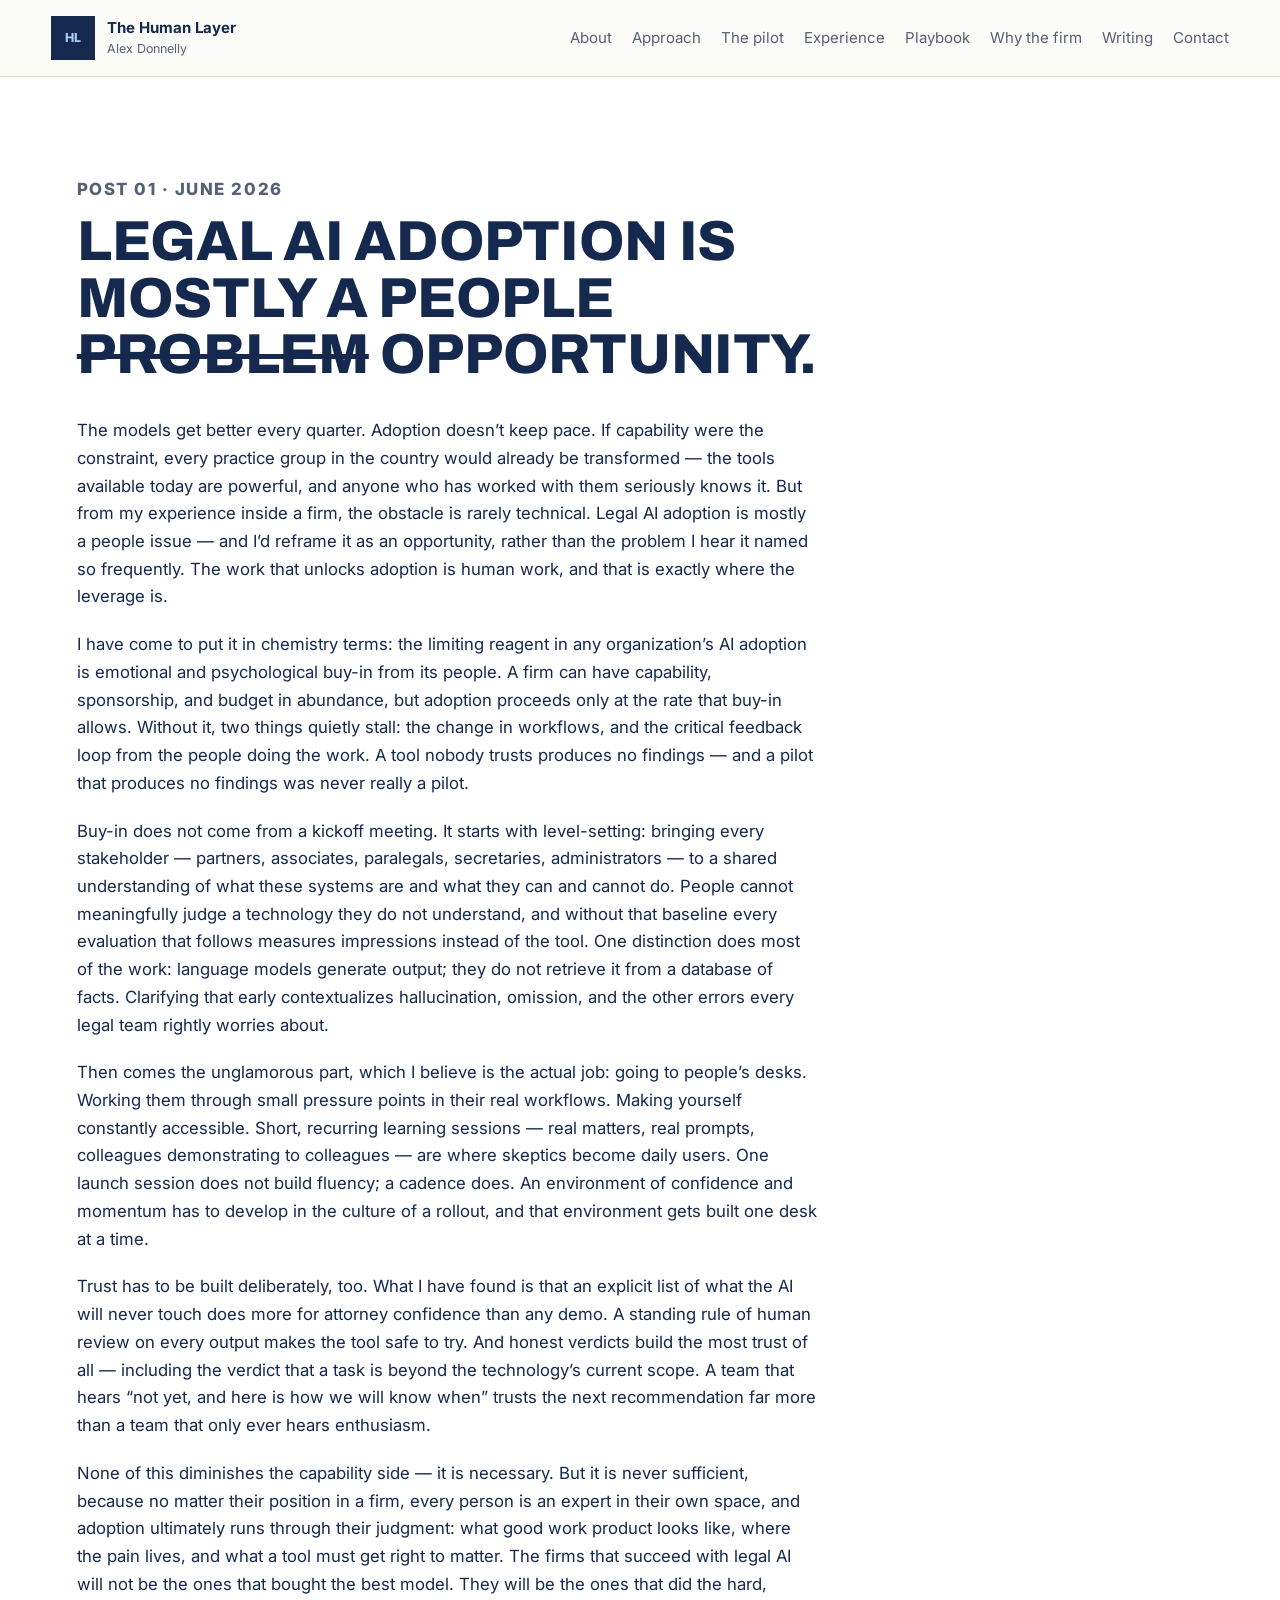
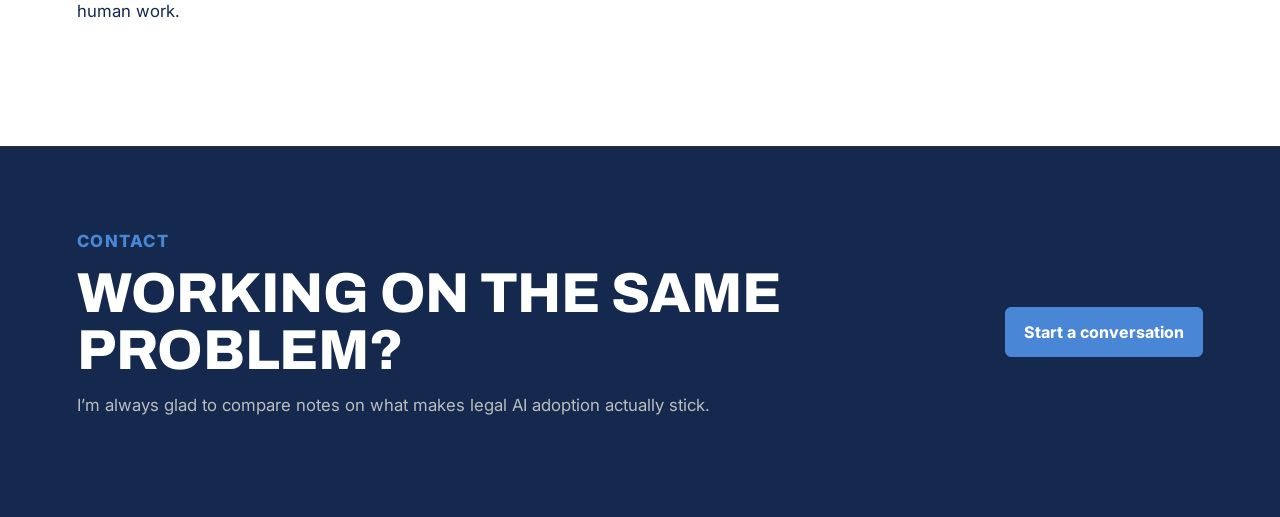
<file: people-problem.html>
<!doctype html>
<html lang="en">
  <head>
    <!-- Google tag (gtag.js) -->
    <script async src="https://www.googletagmanager.com/gtag/js?id=G-5SEJFHV82K"></script>
    <script>
      window.dataLayer = window.dataLayer || [];
      function gtag(){dataLayer.push(arguments);}
      gtag('js', new Date());
      gtag('config', 'G-5SEJFHV82K');
    </script>
    <meta charset="utf-8">
    <meta name="viewport" content="width=device-width, initial-scale=1">
    <title>Legal AI Adoption Is Mostly a People Opportunity | Alex Donnelly</title>
    <meta
      name="description"
      content="Why legal AI adoption depends on onboarding, trust, and workflow design as much as model capability — lessons from running enablement inside a firm."
    >
    <link rel="icon" href="favicon.svg" type="image/svg+xml">
    <link rel="icon" href="favicon.png" sizes="48x48">
    <link rel="apple-touch-icon" href="apple-touch-icon.png">
    <link rel="preconnect" href="https://fonts.googleapis.com">
    <link rel="preconnect" href="https://fonts.gstatic.com" crossorigin>
    <link href="https://fonts.googleapis.com/css2?family=Archivo:wght@600;700;800&family=Inter:wght@400;500;600;700;800&display=swap" rel="stylesheet">
    <link rel="stylesheet" href="styles.css?v=4">
  </head>
  <body>
    <header class="site-header">
      <a class="brand" href="index.html" aria-label="The Human Layer home">
        <span class="brand-mark" aria-hidden="true">HL</span>
        <span>
          <strong>The Human Layer</strong>
          <small>Alex Donnelly</small>
        </span>
      </a>
      <nav class="nav" aria-label="Primary navigation">
        <a href="index.html#about">About</a>
        <a href="index.html#approach">Approach</a>
        <a href="index.html#pilot">The pilot</a>
        <a href="index.html#experience">Experience</a>
        <a href="index.html#playbook">Playbook</a>
        <a href="index.html#why">Why the firm</a>
        <a href="index.html#writing">Writing</a>
        <a href="index.html#contact">Contact</a>
      </nav>
    </header>

    <main id="top">
      <section class="section">
        <div class="section-heading">
          <p class="eyebrow">Post 01 &middot; June 2026</p>
          <h2>Legal AI adoption is mostly a people <s>problem</s> opportunity.</h2>
        </div>

        <div class="post-body">
          <p>
            The models get better every quarter. Adoption doesn&rsquo;t keep pace. If capability were the
            constraint, every practice group in the country would already be transformed &mdash; the tools
            available today are powerful, and anyone who has worked with them seriously knows it. But from my
            experience inside a firm, the obstacle is rarely technical. Legal AI adoption is mostly a people
            issue &mdash; and I&rsquo;d reframe it as an opportunity, rather than the problem I hear it named so
            frequently. The work that unlocks adoption is human work, and that is exactly where the leverage is.
          </p>
          <p>
            I have come to put it in chemistry terms: the limiting reagent in any organization&rsquo;s AI
            adoption is emotional and psychological buy-in from its people. A firm can have capability,
            sponsorship, and budget in abundance, but adoption proceeds only at the rate that buy-in allows.
            Without it, two things quietly stall: the change in workflows, and the critical feedback loop from
            the people doing the work. A tool nobody trusts produces no findings &mdash; and a pilot that
            produces no findings was never really a pilot.
          </p>
          <p>
            Buy-in does not come from a kickoff meeting. It starts with level-setting: bringing every
            stakeholder &mdash; partners, associates, paralegals, secretaries, administrators &mdash; to a
            shared understanding of what these systems are and what they can and cannot do. People cannot
            meaningfully judge a technology they do not understand, and without that baseline every evaluation
            that follows measures impressions instead of the tool. One distinction does most of the work:
            language models generate output; they do not retrieve it from a database of facts. Clarifying that
            early contextualizes hallucination, omission, and the other errors every legal team rightly worries
            about.
          </p>
          <p>
            Then comes the unglamorous part, which I believe is the actual job: going to people&rsquo;s desks.
            Working them through small pressure points in their real workflows. Making yourself constantly
            accessible. Short, recurring learning sessions &mdash; real matters, real prompts, colleagues
            demonstrating to colleagues &mdash; are where skeptics become daily users. One launch session does
            not build fluency; a cadence does. An environment of confidence and momentum has to develop in the
            culture of a rollout, and that environment gets built one desk at a time.
          </p>
          <p>
            Trust has to be built deliberately, too. What I have found is that an explicit list of what the AI
            will never touch does more for attorney confidence than any demo. A standing rule of human review on
            every output makes the tool safe to try. And honest verdicts build the most trust of all &mdash;
            including the verdict that a task is beyond the technology&rsquo;s current scope. A team that hears
            &ldquo;not yet, and here is how we will know when&rdquo; trusts the next recommendation far more than
            a team that only ever hears enthusiasm.
          </p>
          <p>
            None of this diminishes the capability side &mdash; it is necessary. But it is never sufficient,
            because no matter their position in a firm, every person is an expert in their own space, and
            adoption ultimately runs through their judgment: what good work product looks like, where the pain
            lives, and what a tool must get right to matter. The firms that succeed with legal AI will not be
            the ones that bought the best model. They will be the ones that did the hard, human work.
          </p>
        </div>
      </section>

      <section class="contact-section">
        <div>
          <p class="eyebrow">Contact</p>
          <h2>Working on the same problem?</h2>
          <p>
            I&rsquo;m always glad to compare notes on what makes legal AI adoption actually stick.
          </p>
        </div>
        <a class="button primary" href="mailto:a.james.donnelly@gmail.com">Start a conversation</a>
      </section>
    </main>
  </body>
</html>
</file>
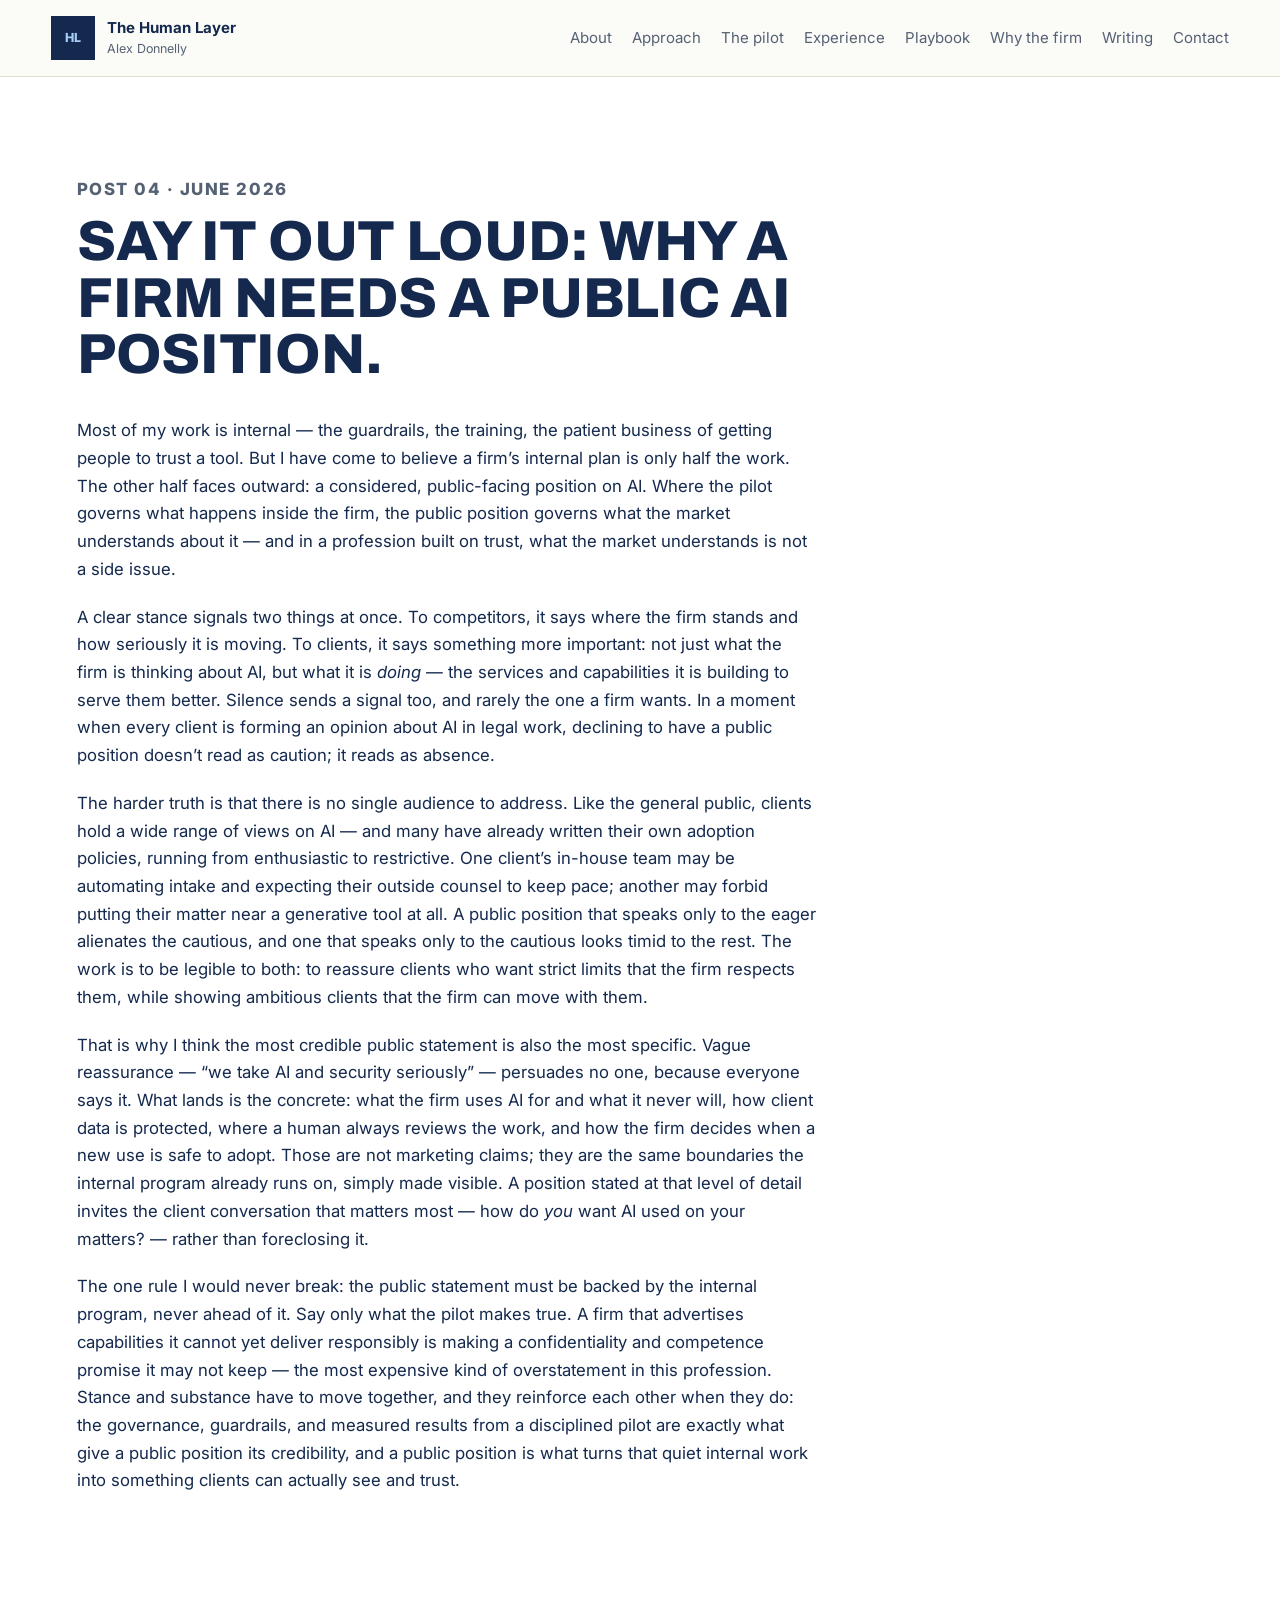
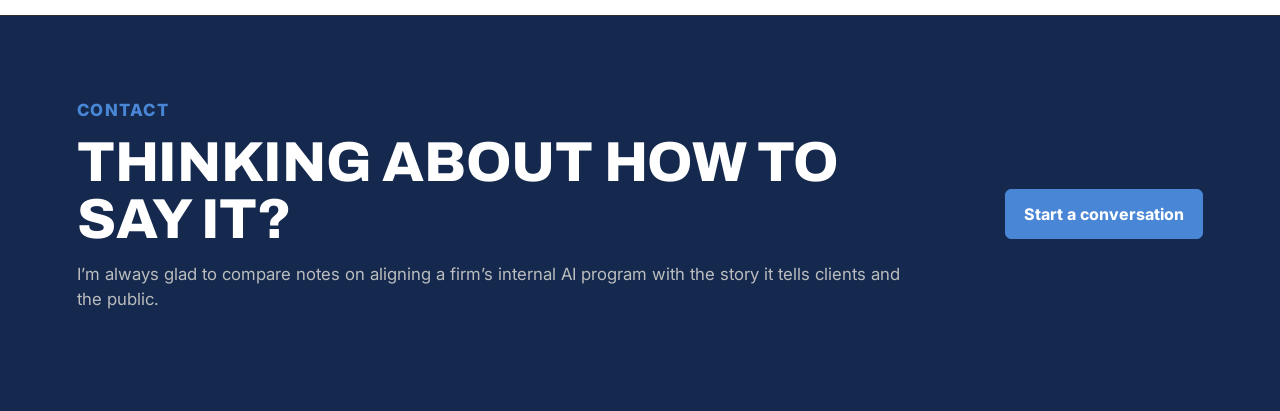
<file: public-ai-position.html>
<!doctype html>
<html lang="en">
  <head>
    <!-- Google tag (gtag.js) -->
    <script async src="https://www.googletagmanager.com/gtag/js?id=G-5SEJFHV82K"></script>
    <script>
      window.dataLayer = window.dataLayer || [];
      function gtag(){dataLayer.push(arguments);}
      gtag('js', new Date());
      gtag('config', 'G-5SEJFHV82K');
    </script>
    <meta charset="utf-8">
    <meta name="viewport" content="width=device-width, initial-scale=1">
    <title>Say It Out Loud: Why a Firm Needs a Public AI Position | Alex Donnelly</title>
    <meta
      name="description"
      content="A clear internal AI plan is only half the work. Why a law firm also needs a considered, public-facing position on AI — and how to meet clients where they actually are."
    >
    <link rel="icon" href="favicon.svg" type="image/svg+xml">
    <link rel="icon" href="favicon.png" sizes="48x48">
    <link rel="apple-touch-icon" href="apple-touch-icon.png">
    <link rel="preconnect" href="https://fonts.googleapis.com">
    <link rel="preconnect" href="https://fonts.gstatic.com" crossorigin>
    <link href="https://fonts.googleapis.com/css2?family=Archivo:wght@600;700;800&family=Inter:wght@400;500;600;700;800&display=swap" rel="stylesheet">
    <link rel="stylesheet" href="styles.css?v=4">
  </head>
  <body>
    <header class="site-header">
      <a class="brand" href="index.html" aria-label="The Human Layer home">
        <span class="brand-mark" aria-hidden="true">HL</span>
        <span>
          <strong>The Human Layer</strong>
          <small>Alex Donnelly</small>
        </span>
      </a>
      <nav class="nav" aria-label="Primary navigation">
        <a href="index.html#about">About</a>
        <a href="index.html#approach">Approach</a>
        <a href="index.html#pilot">The pilot</a>
        <a href="index.html#experience">Experience</a>
        <a href="index.html#playbook">Playbook</a>
        <a href="index.html#why">Why the firm</a>
        <a href="index.html#writing">Writing</a>
        <a href="index.html#contact">Contact</a>
      </nav>
    </header>

    <main id="top">
      <section class="section">
        <div class="section-heading">
          <p class="eyebrow">Post 04 &middot; June 2026</p>
          <h2>Say it out loud: why a firm needs a public AI position.</h2>
        </div>

        <div class="post-body">
          <p>
            Most of my work is internal &mdash; the guardrails, the training, the patient business of getting
            people to trust a tool. But I have come to believe a firm&rsquo;s internal plan is only half the
            work. The other half faces outward: a considered, public-facing position on AI. Where the pilot
            governs what happens inside the firm, the public position governs what the market understands about
            it &mdash; and in a profession built on trust, what the market understands is not a side issue.
          </p>
          <p>
            A clear stance signals two things at once. To competitors, it says where the firm stands and how
            seriously it is moving. To clients, it says something more important: not just what the firm is
            thinking about AI, but what it is <em>doing</em> &mdash; the services and capabilities it is building
            to serve them better. Silence sends a signal too, and rarely the one a firm wants. In a moment when
            every client is forming an opinion about AI in legal work, declining to have a public position
            doesn&rsquo;t read as caution; it reads as absence.
          </p>
          <p>
            The harder truth is that there is no single audience to address. Like the general public, clients
            hold a wide range of views on AI &mdash; and many have already written their own adoption policies,
            running from enthusiastic to restrictive. One client&rsquo;s in-house team may be automating intake
            and expecting their outside counsel to keep pace; another may forbid putting their matter near a
            generative tool at all. A public position that speaks only to the eager alienates the cautious, and
            one that speaks only to the cautious looks timid to the rest. The work is to be legible to both: to
            reassure clients who want strict limits that the firm respects them, while showing ambitious clients
            that the firm can move with them.
          </p>
          <p>
            That is why I think the most credible public statement is also the most specific. Vague reassurance
            &mdash; &ldquo;we take AI and security seriously&rdquo; &mdash; persuades no one, because everyone
            says it. What lands is the concrete: what the firm uses AI for and what it never will, how client
            data is protected, where a human always reviews the work, and how the firm decides when a new use is
            safe to adopt. Those are not marketing claims; they are the same boundaries the internal program
            already runs on, simply made visible. A position stated at that level of detail invites the
            client conversation that matters most &mdash; how do <em>you</em> want AI used on your matters?
            &mdash; rather than foreclosing it.
          </p>
          <p>
            The one rule I would never break: the public statement must be backed by the internal program, never
            ahead of it. Say only what the pilot makes true. A firm that advertises capabilities it cannot yet
            deliver responsibly is making a confidentiality and competence promise it may not keep &mdash; the
            most expensive kind of overstatement in this profession. Stance and substance have to move together,
            and they reinforce each other when they do: the governance, guardrails, and measured results from a
            disciplined pilot are exactly what give a public position its credibility, and a public position is
            what turns that quiet internal work into something clients can actually see and trust.
          </p>
        </div>
      </section>

      <section class="contact-section">
        <div>
          <p class="eyebrow">Contact</p>
          <h2>Thinking about how to say it?</h2>
          <p>
            I&rsquo;m always glad to compare notes on aligning a firm&rsquo;s internal AI program with the story
            it tells clients and the public.
          </p>
        </div>
        <a class="button primary" href="mailto:a.james.donnelly@gmail.com">Start a conversation</a>
      </section>
    </main>
  </body>
</html>
</file>
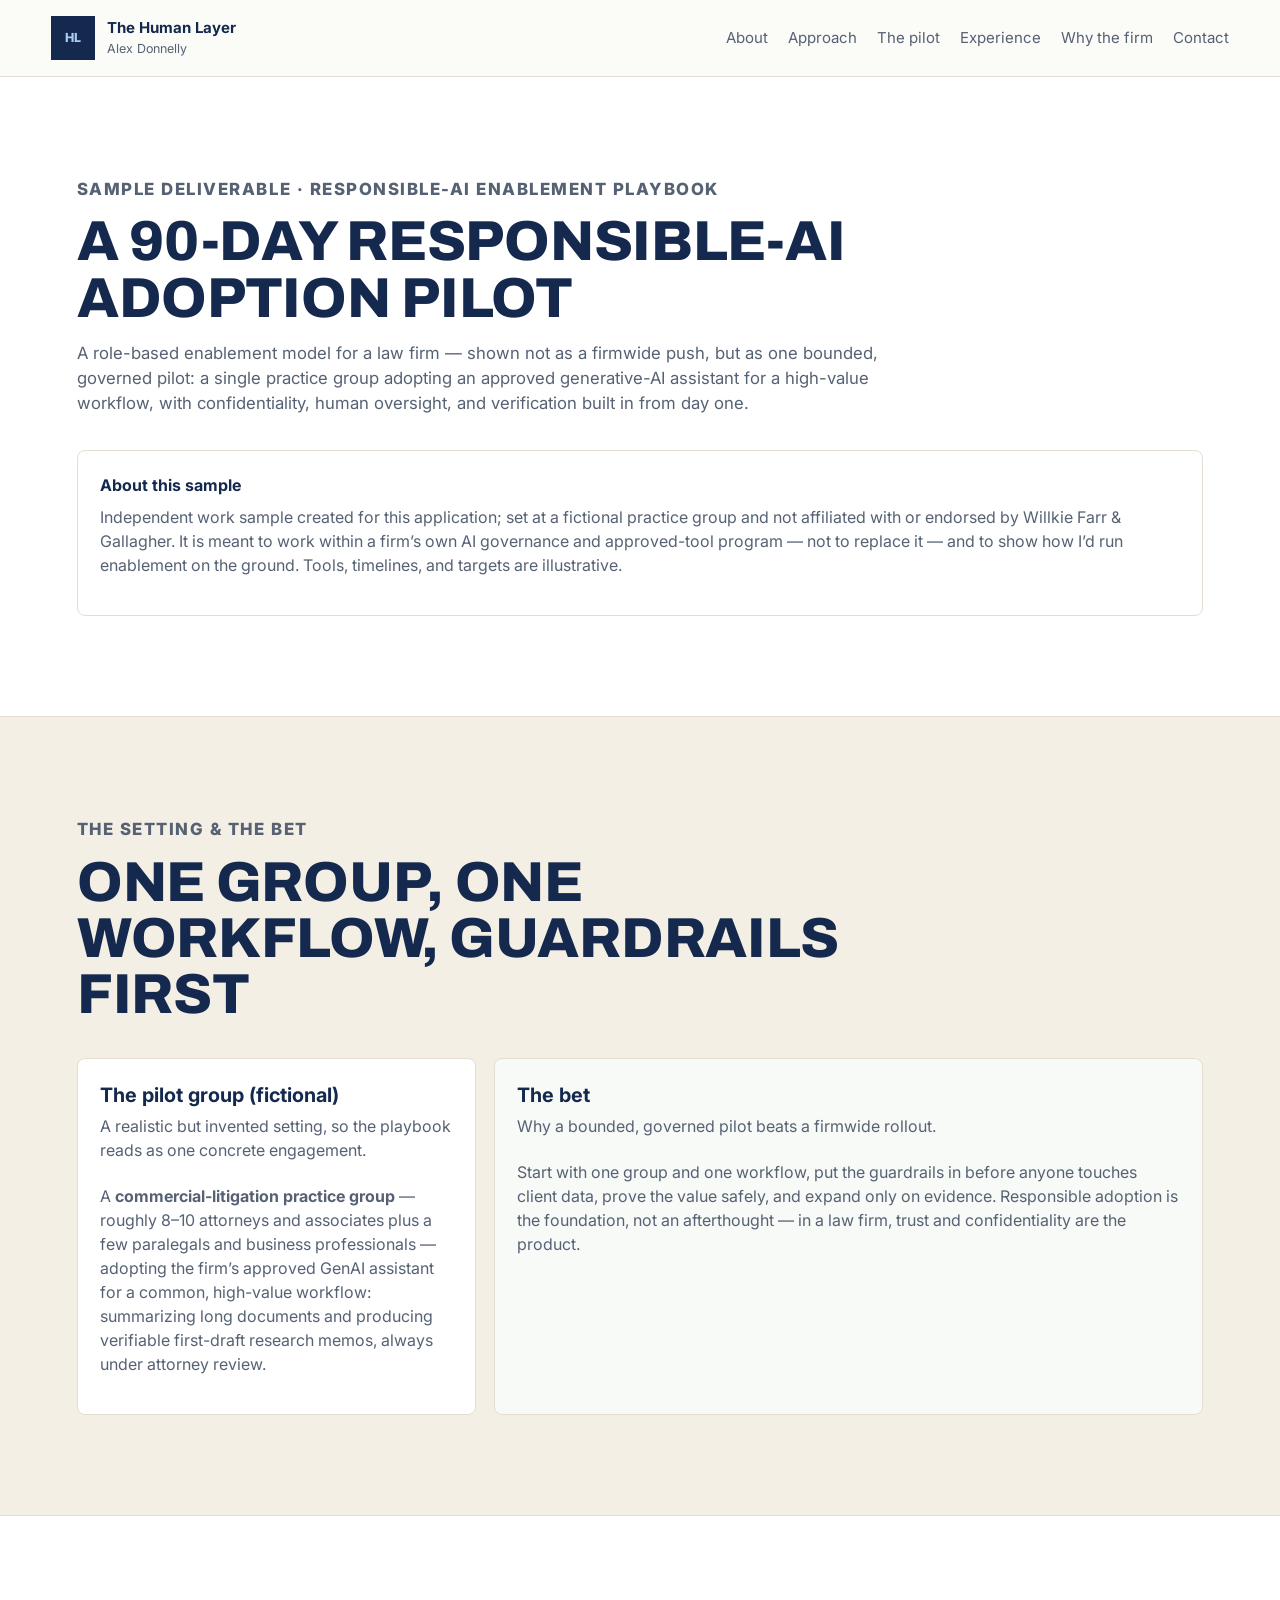
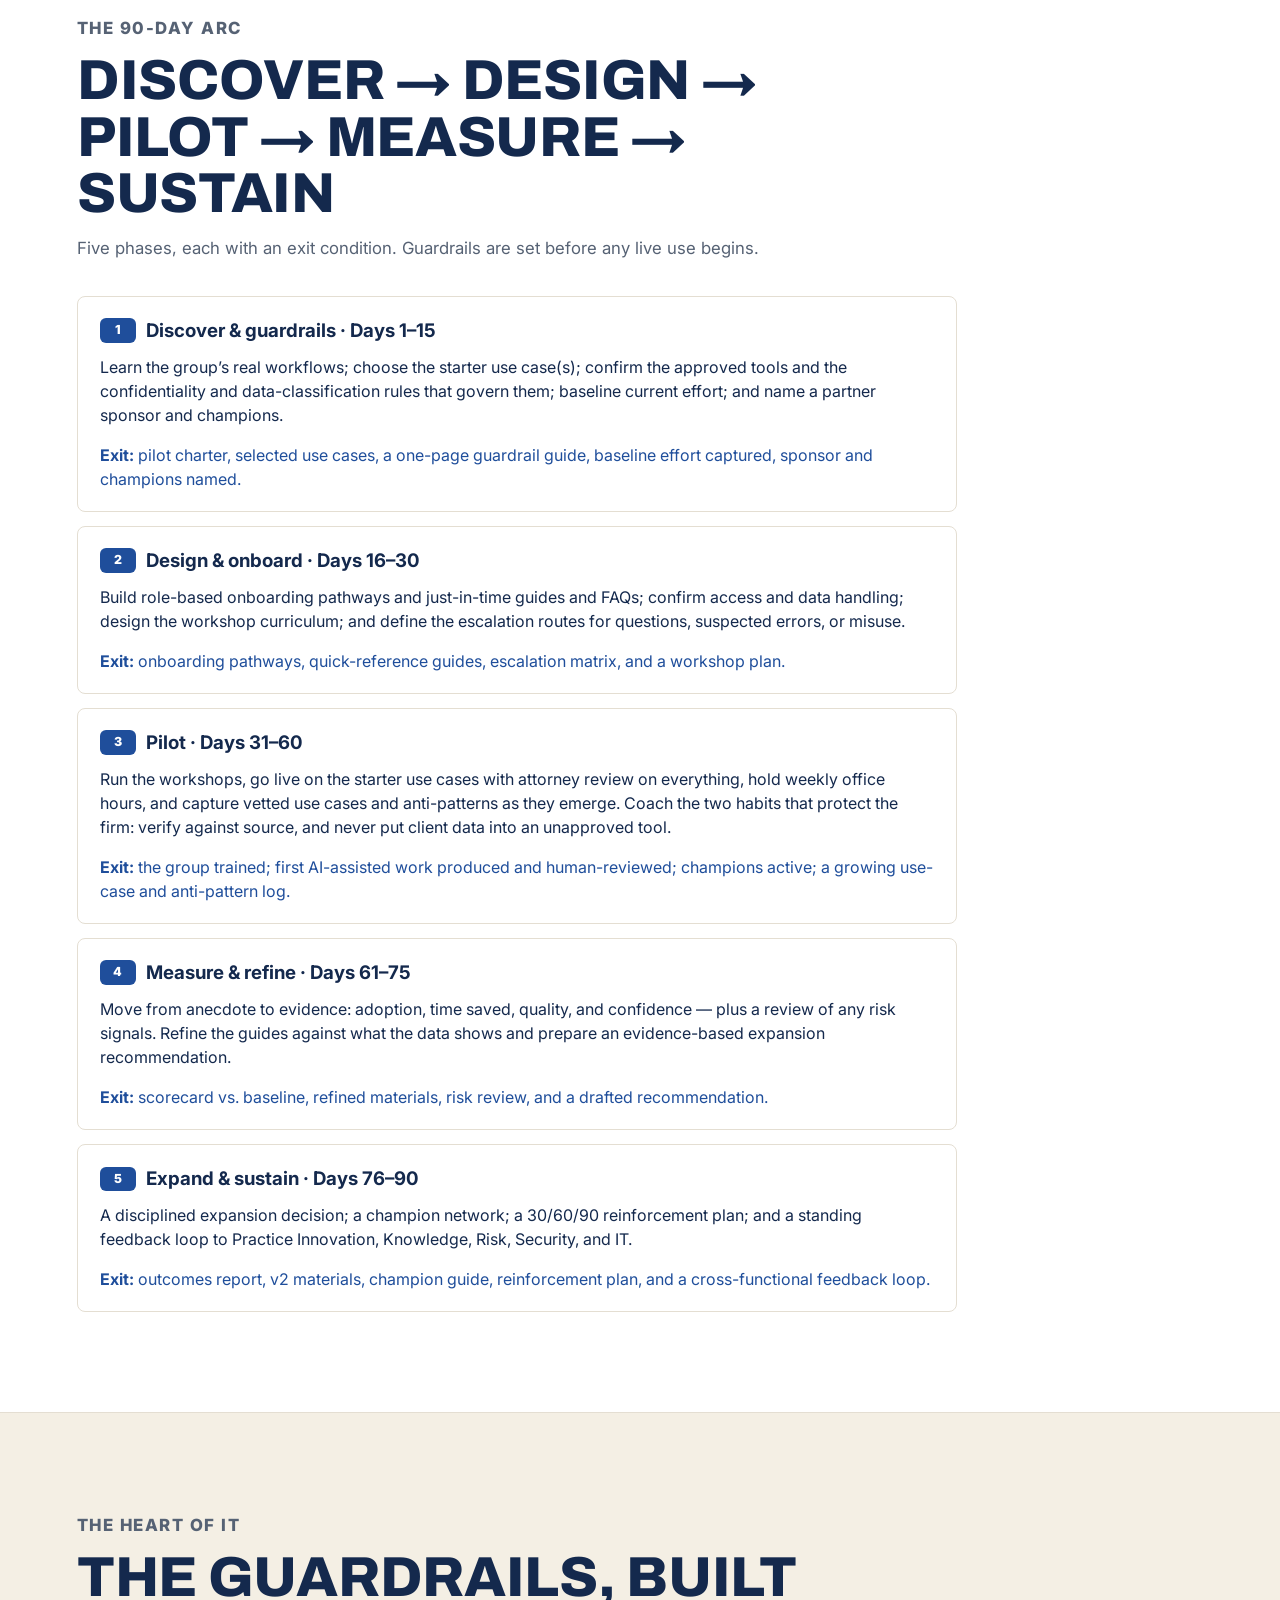
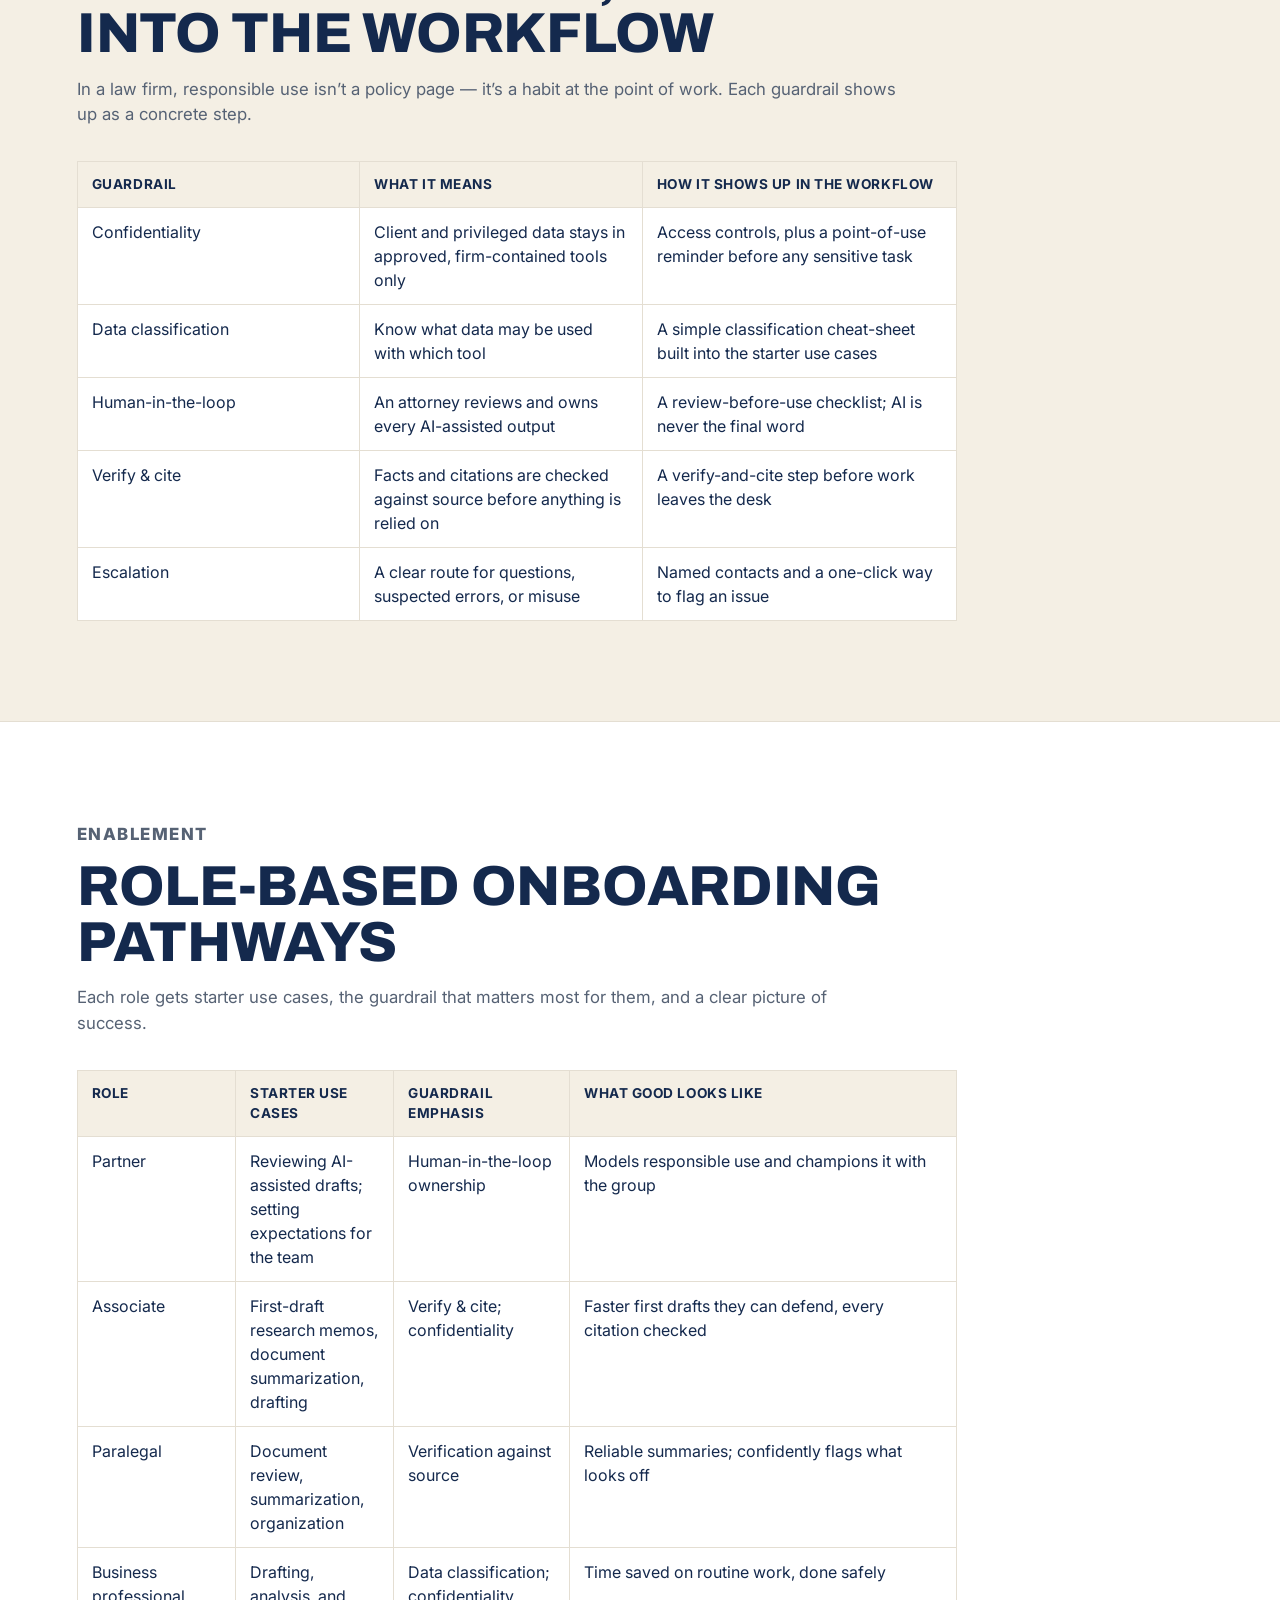
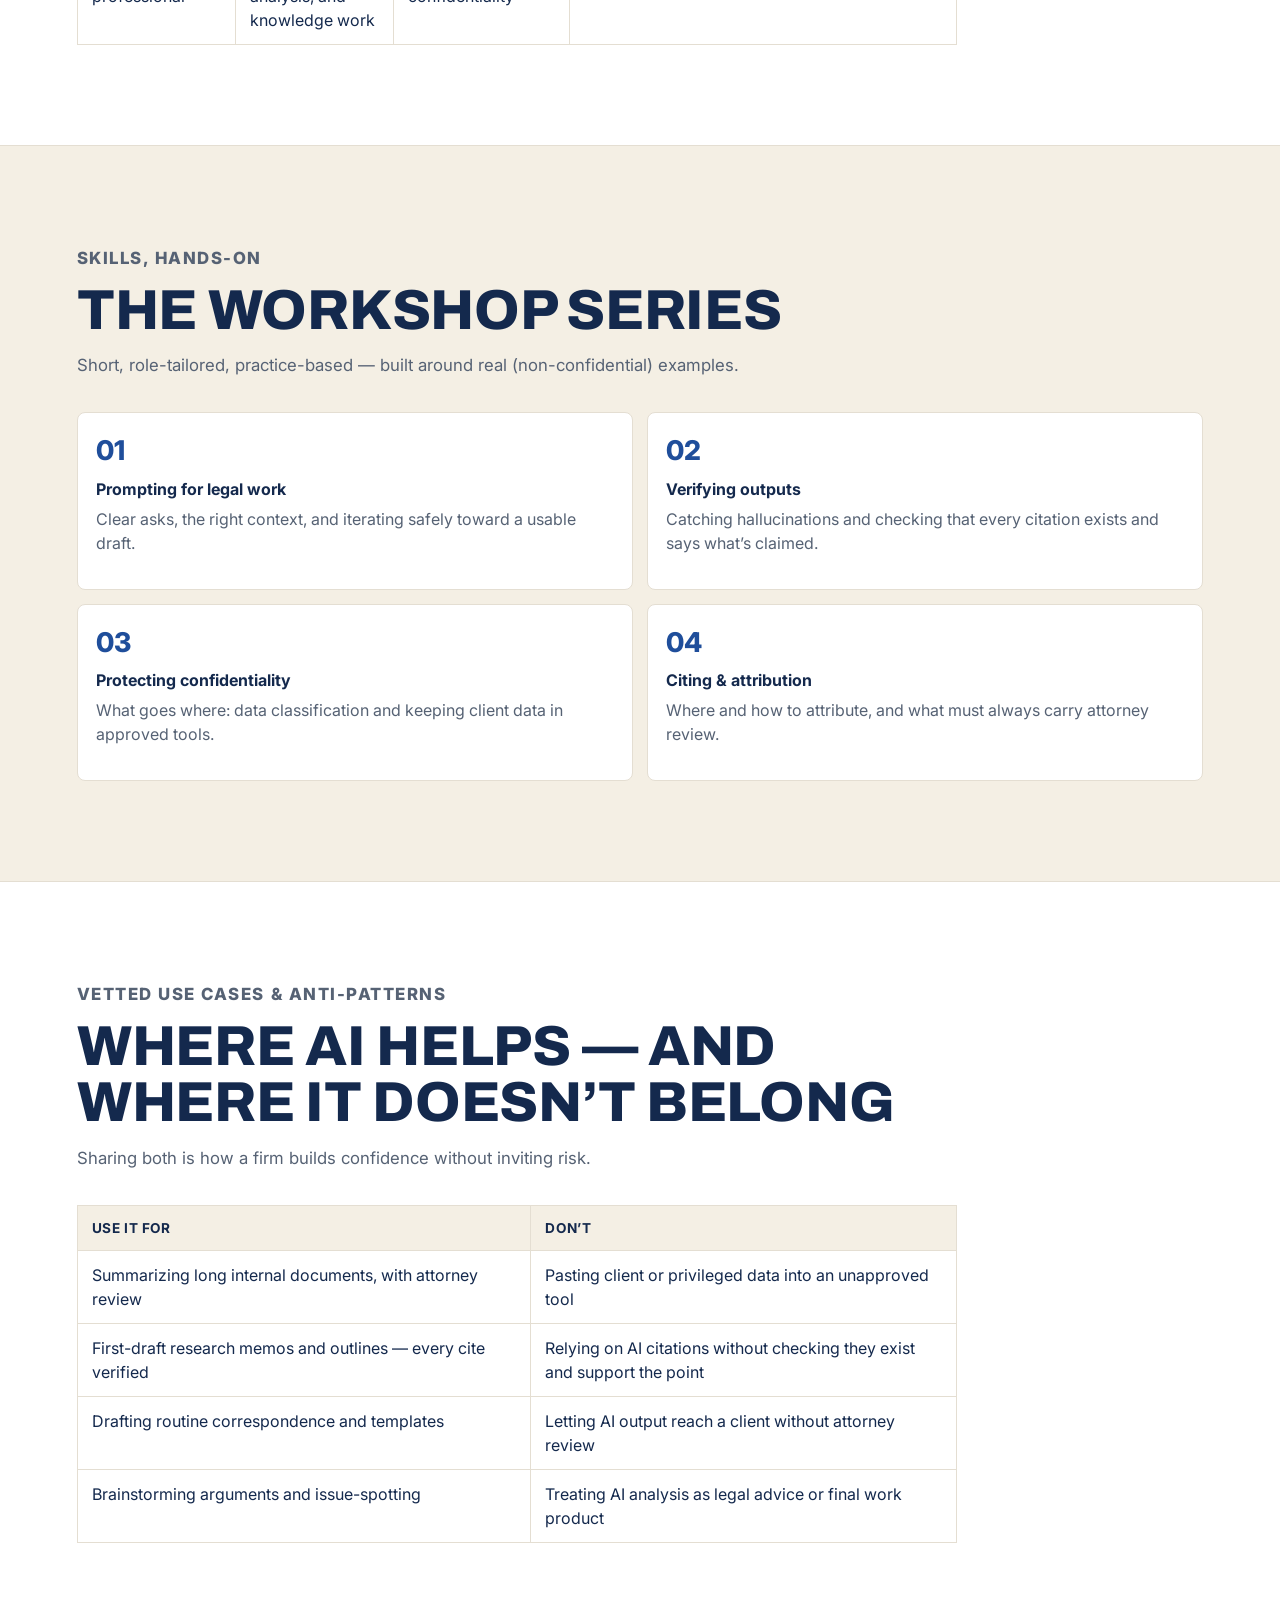
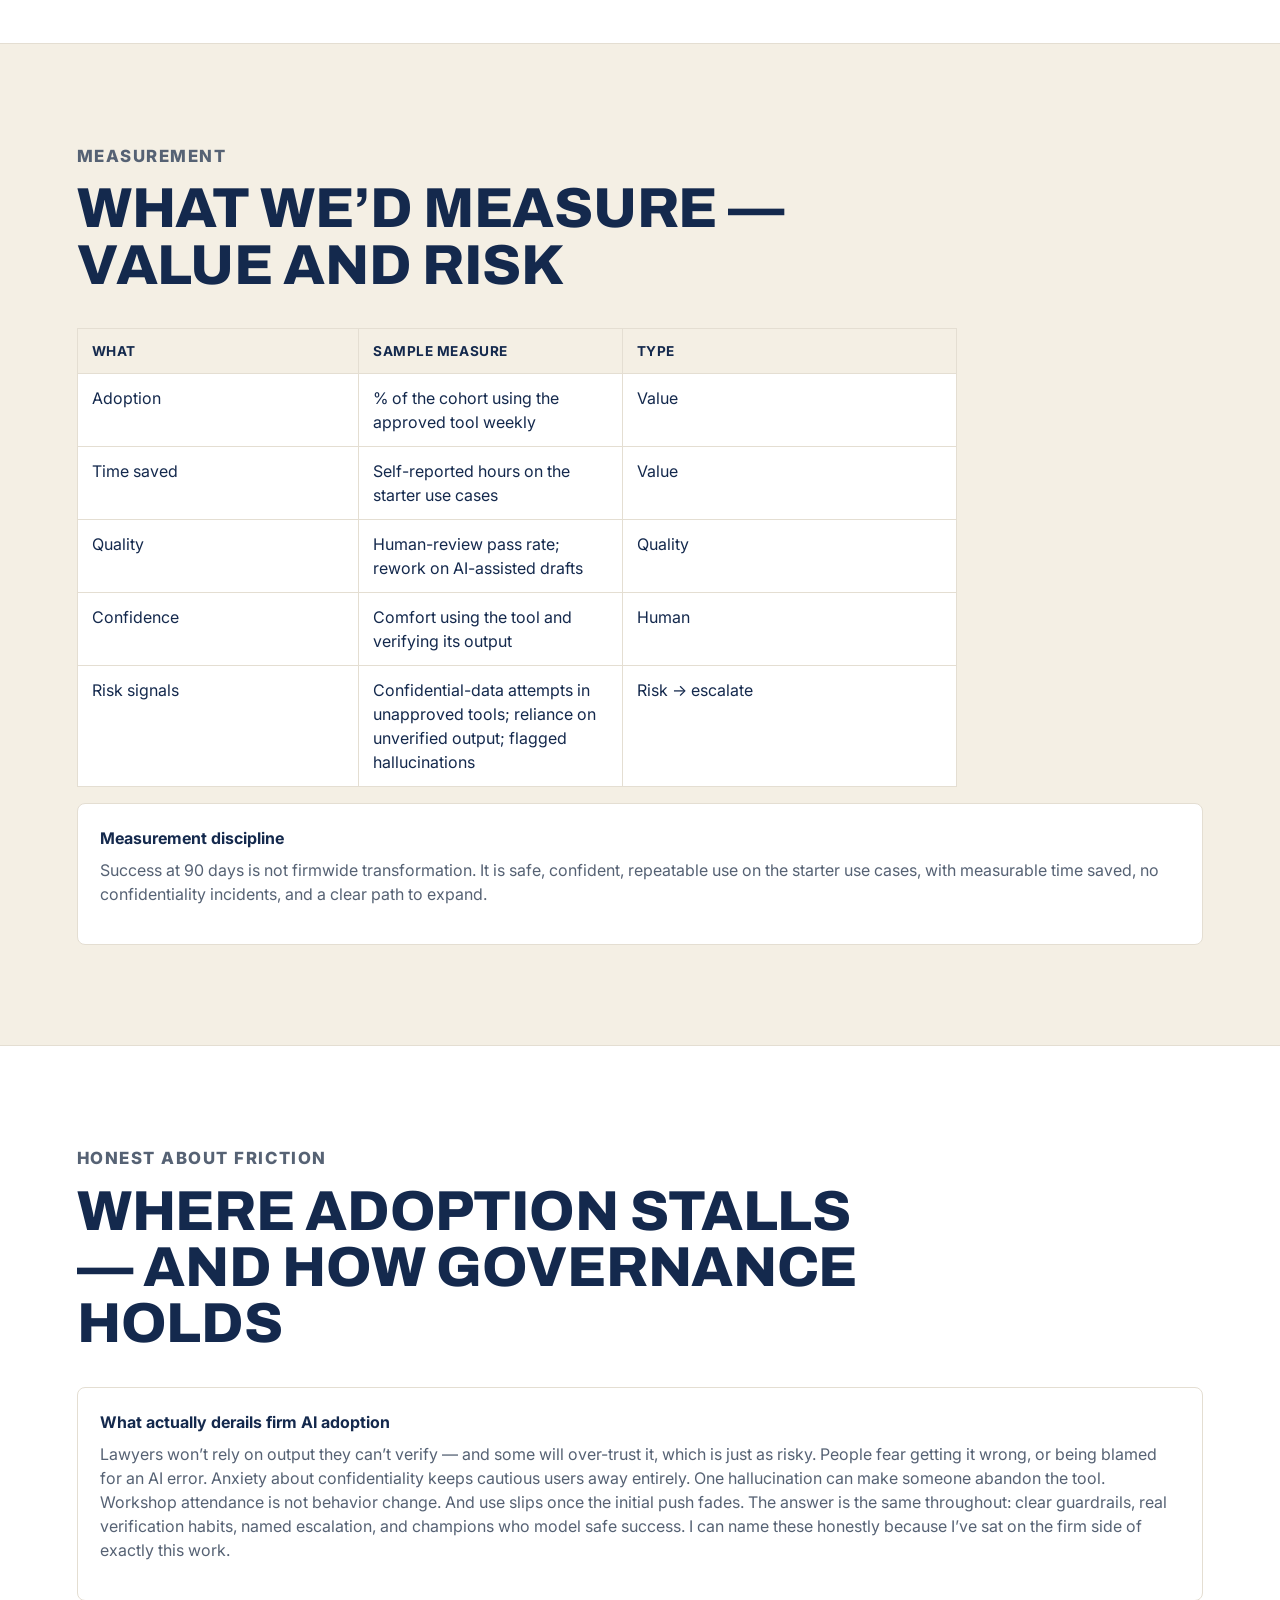
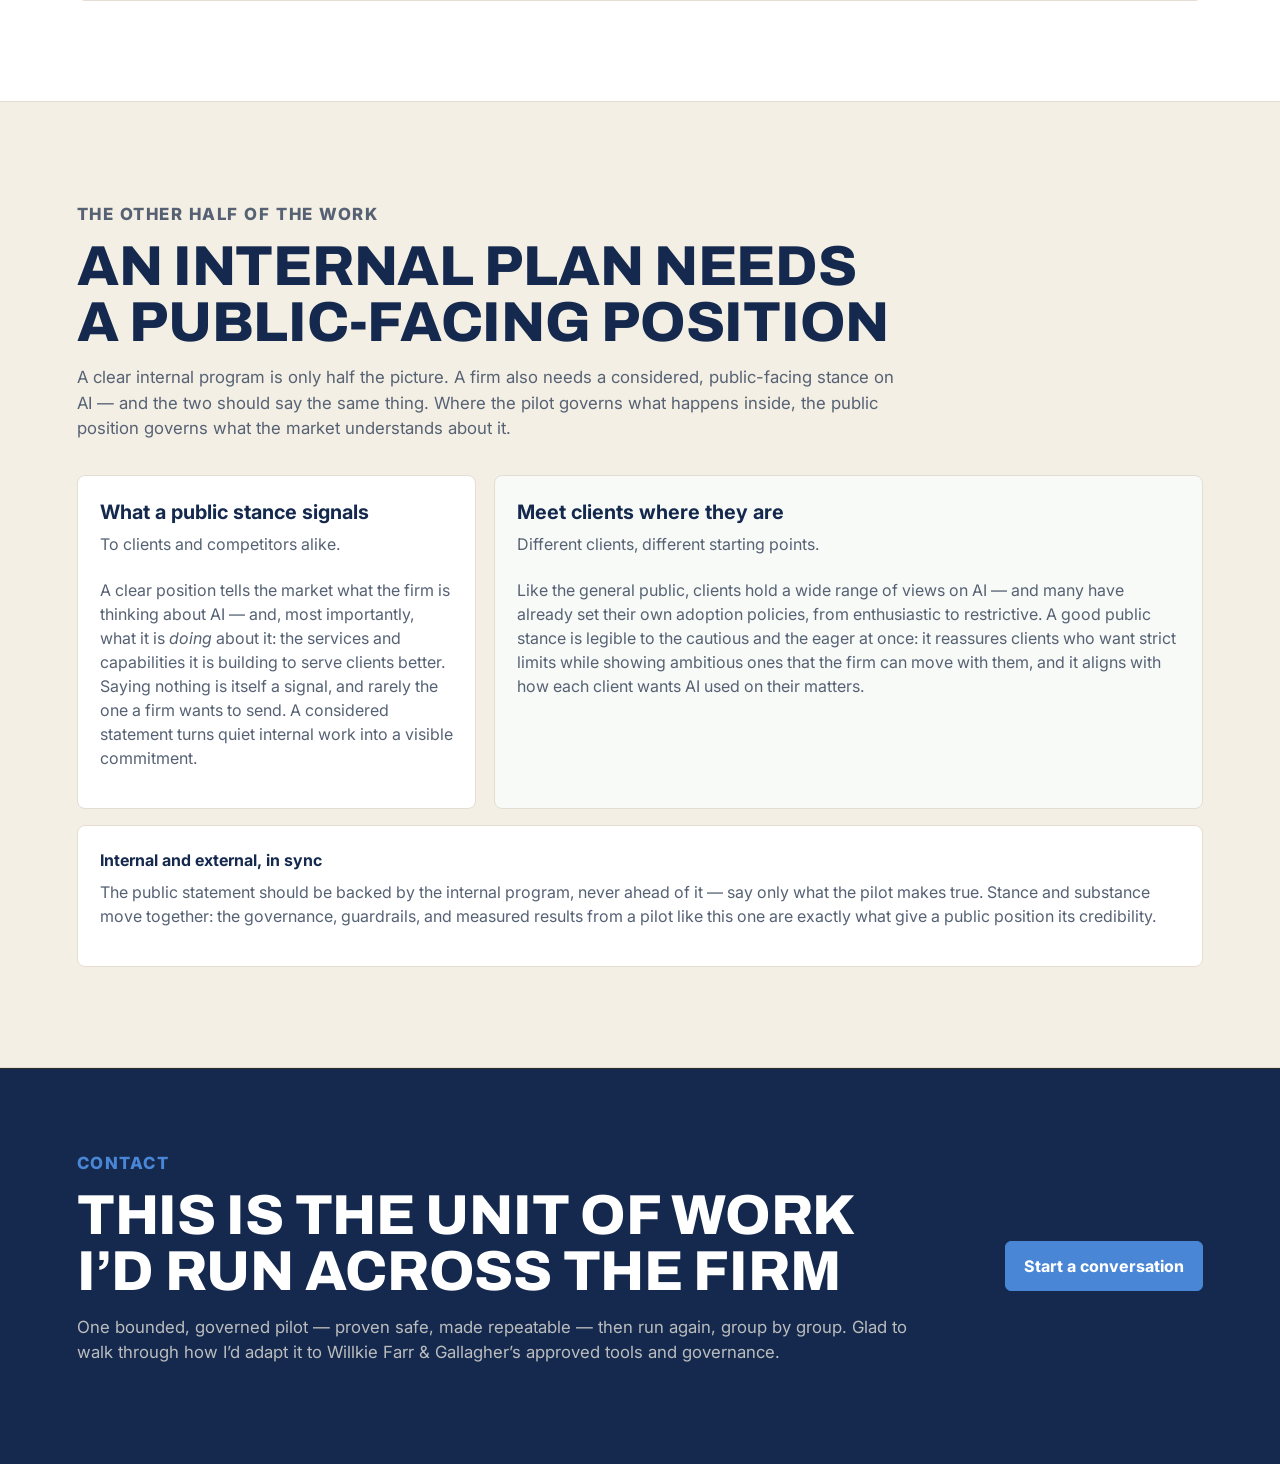
<file: responsible-ai-playbook.html>
<!doctype html>
<html lang="en">
  <head>
    <!-- Google tag (gtag.js) -->
    <script async src="https://www.googletagmanager.com/gtag/js?id=G-5SEJFHV82K"></script>
    <script>
      window.dataLayer = window.dataLayer || [];
      function gtag(){dataLayer.push(arguments);}
      gtag('js', new Date());
      gtag('config', 'G-5SEJFHV82K');
    </script>
    <meta charset="utf-8">
    <meta name="viewport" content="width=device-width, initial-scale=1">
    <title>A 90-Day Responsible-AI Adoption Pilot | Alex Donnelly</title>
    <meta
      name="description"
      content="A sample responsible-AI enablement playbook for a law firm: a bounded 90-day GenAI adoption pilot with one practice group — guardrails, role-based onboarding, workshops, vetted use cases and anti-patterns, and adoption/risk metrics."
    >
    <link rel="icon" href="favicon.svg" type="image/svg+xml">
    <link rel="icon" href="favicon.png" sizes="48x48">
    <link rel="apple-touch-icon" href="apple-touch-icon.png">
    <link rel="preconnect" href="https://fonts.googleapis.com">
    <link rel="preconnect" href="https://fonts.gstatic.com" crossorigin>
    <link href="https://fonts.googleapis.com/css2?family=Archivo:wght@600;700;800&family=Inter:wght@400;500;600;700;800&display=swap" rel="stylesheet">
    <link rel="stylesheet" href="styles.css?v=4">
  </head>
  <body>
    <header class="site-header">
      <a class="brand" href="index.html" aria-label="The Human Layer home">
        <span class="brand-mark" aria-hidden="true">HL</span>
        <span>
          <strong>The Human Layer</strong>
          <small>Alex Donnelly</small>
        </span>
      </a>
      <nav class="nav" aria-label="Primary navigation">
        <a href="index.html#about">About</a>
        <a href="index.html#approach">Approach</a>
        <a href="index.html#pilot">The pilot</a>
        <a href="index.html#experience">Experience</a>
        <a href="index.html#why">Why the firm</a>
        <a href="index.html#contact">Contact</a>
      </nav>
    </header>

    <main id="top">
      <section class="section">
        <div class="section-heading">
          <p class="eyebrow">Sample deliverable &middot; Responsible-AI enablement playbook</p>
          <h2>A 90-day responsible-AI adoption pilot</h2>
          <p>
            A role-based enablement model for a law firm &mdash; shown not as a firmwide push, but as one
            bounded, governed pilot: a single practice group adopting an approved generative-AI assistant for
            a high-value workflow, with confidentiality, human oversight, and verification built in from day
            one.
          </p>
        </div>
        <div class="project-preview" role="note">
          <strong>About this sample</strong>
          <p>
            Independent work sample created for this application; set at a fictional practice group and not
            affiliated with or endorsed by Willkie Farr &amp; Gallagher. It is meant to work within a firm&rsquo;s own AI
            governance and approved-tool program &mdash; not to replace it &mdash; and to show how I&rsquo;d
            run enablement on the ground. Tools, timelines, and targets are illustrative.
          </p>
        </div>
      </section>

      <section class="section muted">
        <div class="section-heading">
          <p class="eyebrow">The setting &amp; the bet</p>
          <h2>One group, one workflow, guardrails first</h2>
        </div>
        <div class="blueprint-layout">
          <div class="blueprint-stage">
            <div class="stage-header">
              <h3>The pilot group (fictional)</h3>
              <p>A realistic but invented setting, so the playbook reads as one concrete engagement.</p>
            </div>
            <p style="color:var(--muted)">
              A <strong>commercial-litigation practice group</strong> &mdash; roughly 8&ndash;10 attorneys
              and associates plus a few paralegals and business professionals &mdash; adopting the
              firm&rsquo;s approved GenAI assistant for a common, high-value workflow: summarizing long
              documents and producing verifiable first-draft research memos, always under attorney review.
            </p>
          </div>
          <div class="blueprint-stage emphasized">
            <div class="stage-header">
              <h3>The bet</h3>
              <p>Why a bounded, governed pilot beats a firmwide rollout.</p>
            </div>
            <p style="color:var(--muted)">
              Start with one group and one workflow, put the guardrails in before anyone touches client
              data, prove the value safely, and expand only on evidence. Responsible adoption is the
              foundation, not an afterthought &mdash; in a law firm, trust and confidentiality are the
              product.
            </p>
          </div>
        </div>
      </section>

      <section class="section">
        <div class="section-heading">
          <p class="eyebrow">The 90-day arc</p>
          <h2>Discover &rarr; Design &rarr; Pilot &rarr; Measure &rarr; Sustain</h2>
          <p>Five phases, each with an exit condition. Guardrails are set before any live use begins.</p>
        </div>
        <div class="findings-list">
          <article class="finding">
            <h3><span>1</span> Discover &amp; guardrails &middot; Days 1&ndash;15</h3>
            <p>Learn the group&rsquo;s real workflows; choose the starter use case(s); confirm the approved
            tools and the confidentiality and data-classification rules that govern them; baseline current
            effort; and name a partner sponsor and champions.</p>
            <p class="catch"><strong>Exit:</strong> pilot charter, selected use cases, a one-page guardrail
            guide, baseline effort captured, sponsor and champions named.</p>
          </article>
          <article class="finding">
            <h3><span>2</span> Design &amp; onboard &middot; Days 16&ndash;30</h3>
            <p>Build role-based onboarding pathways and just-in-time guides and FAQs; confirm access and data
            handling; design the workshop curriculum; and define the escalation routes for questions,
            suspected errors, or misuse.</p>
            <p class="catch"><strong>Exit:</strong> onboarding pathways, quick-reference guides, escalation
            matrix, and a workshop plan.</p>
          </article>
          <article class="finding">
            <h3><span>3</span> Pilot &middot; Days 31&ndash;60</h3>
            <p>Run the workshops, go live on the starter use cases with attorney review on everything,
            hold weekly office hours, and capture vetted use cases and anti-patterns as they emerge. Coach
            the two habits that protect the firm: verify against source, and never put client data into an
            unapproved tool.</p>
            <p class="catch"><strong>Exit:</strong> the group trained; first AI-assisted work produced and
            human-reviewed; champions active; a growing use-case and anti-pattern log.</p>
          </article>
          <article class="finding">
            <h3><span>4</span> Measure &amp; refine &middot; Days 61&ndash;75</h3>
            <p>Move from anecdote to evidence: adoption, time saved, quality, and confidence &mdash; plus a
            review of any risk signals. Refine the guides against what the data shows and prepare an
            evidence-based expansion recommendation.</p>
            <p class="catch"><strong>Exit:</strong> scorecard vs. baseline, refined materials, risk review,
            and a drafted recommendation.</p>
          </article>
          <article class="finding">
            <h3><span>5</span> Expand &amp; sustain &middot; Days 76&ndash;90</h3>
            <p>A disciplined expansion decision; a champion network; a 30/60/90 reinforcement plan; and a
            standing feedback loop to Practice Innovation, Knowledge, Risk, Security, and IT.</p>
            <p class="catch"><strong>Exit:</strong> outcomes report, v2 materials, champion guide,
            reinforcement plan, and a cross-functional feedback loop.</p>
          </article>
        </div>
      </section>

      <section class="section muted">
        <div class="section-heading">
          <p class="eyebrow">The heart of it</p>
          <h2>The guardrails, built into the workflow</h2>
          <p>In a law firm, responsible use isn&rsquo;t a policy page &mdash; it&rsquo;s a habit at the point
          of work. Each guardrail shows up as a concrete step.</p>
        </div>
        <table class="rubric formats">
          <thead>
            <tr><th>Guardrail</th><th>What it means</th><th>How it shows up in the workflow</th></tr>
          </thead>
          <tbody>
            <tr><td>Confidentiality</td><td>Client and privileged data stays in approved, firm-contained tools only</td><td>Access controls, plus a point-of-use reminder before any sensitive task</td></tr>
            <tr><td>Data classification</td><td>Know what data may be used with which tool</td><td>A simple classification cheat-sheet built into the starter use cases</td></tr>
            <tr><td>Human-in-the-loop</td><td>An attorney reviews and owns every AI-assisted output</td><td>A review-before-use checklist; AI is never the final word</td></tr>
            <tr><td>Verify &amp; cite</td><td>Facts and citations are checked against source before anything is relied on</td><td>A verify-and-cite step before work leaves the desk</td></tr>
            <tr><td>Escalation</td><td>A clear route for questions, suspected errors, or misuse</td><td>Named contacts and a one-click way to flag an issue</td></tr>
          </tbody>
        </table>
      </section>

      <section class="section">
        <div class="section-heading">
          <p class="eyebrow">Enablement</p>
          <h2>Role-based onboarding pathways</h2>
          <p>Each role gets starter use cases, the guardrail that matters most for them, and a clear picture
          of success.</p>
        </div>
        <table class="rubric formats">
          <thead>
            <tr><th>Role</th><th>Starter use cases</th><th>Guardrail emphasis</th><th>What good looks like</th></tr>
          </thead>
          <tbody>
            <tr><td>Partner</td><td>Reviewing AI-assisted drafts; setting expectations for the team</td><td>Human-in-the-loop ownership</td><td>Models responsible use and champions it with the group</td></tr>
            <tr><td>Associate</td><td>First-draft research memos, document summarization, drafting</td><td>Verify &amp; cite; confidentiality</td><td>Faster first drafts they can defend, every citation checked</td></tr>
            <tr><td>Paralegal</td><td>Document review, summarization, organization</td><td>Verification against source</td><td>Reliable summaries; confidently flags what looks off</td></tr>
            <tr><td>Business professional</td><td>Drafting, analysis, and knowledge work</td><td>Data classification; confidentiality</td><td>Time saved on routine work, done safely</td></tr>
          </tbody>
        </table>
      </section>

      <section class="section muted">
        <div class="section-heading">
          <p class="eyebrow">Skills, hands-on</p>
          <h2>The workshop series</h2>
          <p>Short, role-tailored, practice-based &mdash; built around real (non-confidential) examples.</p>
        </div>
        <div class="enablement-cards">
          <article><span>01</span><h4>Prompting for legal work</h4><p>Clear asks, the right context, and iterating safely toward a usable draft.</p></article>
          <article><span>02</span><h4>Verifying outputs</h4><p>Catching hallucinations and checking that every citation exists and says what&rsquo;s claimed.</p></article>
          <article><span>03</span><h4>Protecting confidentiality</h4><p>What goes where: data classification and keeping client data in approved tools.</p></article>
          <article><span>04</span><h4>Citing &amp; attribution</h4><p>Where and how to attribute, and what must always carry attorney review.</p></article>
        </div>
      </section>

      <section class="section">
        <div class="section-heading">
          <p class="eyebrow">Vetted use cases &amp; anti-patterns</p>
          <h2>Where AI helps &mdash; and where it doesn&rsquo;t belong</h2>
          <p>Sharing both is how a firm builds confidence without inviting risk.</p>
        </div>
        <table class="rubric triage">
          <thead>
            <tr><th>Use it for</th><th>Don&rsquo;t</th></tr>
          </thead>
          <tbody>
            <tr><td>Summarizing long internal documents, with attorney review</td><td>Pasting client or privileged data into an unapproved tool</td></tr>
            <tr><td>First-draft research memos and outlines &mdash; every cite verified</td><td>Relying on AI citations without checking they exist and support the point</td></tr>
            <tr><td>Drafting routine correspondence and templates</td><td>Letting AI output reach a client without attorney review</td></tr>
            <tr><td>Brainstorming arguments and issue-spotting</td><td>Treating AI analysis as legal advice or final work product</td></tr>
          </tbody>
        </table>
      </section>

      <section class="section muted">
        <div class="section-heading">
          <p class="eyebrow">Measurement</p>
          <h2>What we&rsquo;d measure &mdash; value and risk</h2>
        </div>
        <table class="rubric triage">
          <thead>
            <tr><th>What</th><th>Sample measure</th><th>Type</th></tr>
          </thead>
          <tbody>
            <tr><td>Adoption</td><td>% of the cohort using the approved tool weekly</td><td>Value</td></tr>
            <tr><td>Time saved</td><td>Self-reported hours on the starter use cases</td><td>Value</td></tr>
            <tr><td>Quality</td><td>Human-review pass rate; rework on AI-assisted drafts</td><td>Quality</td></tr>
            <tr><td>Confidence</td><td>Comfort using the tool and verifying its output</td><td>Human</td></tr>
            <tr><td>Risk signals</td><td>Confidential-data attempts in unapproved tools; reliance on unverified output; flagged hallucinations</td><td>Risk &rarr; escalate</td></tr>
          </tbody>
        </table>
        <div class="project-preview" role="note">
          <strong>Measurement discipline</strong>
          <p>
            Success at 90 days is not firmwide transformation. It is safe, confident, repeatable use on the
            starter use cases, with measurable time saved, no confidentiality incidents, and a clear path to
            expand.
          </p>
        </div>
      </section>

      <section class="section">
        <div class="section-heading">
          <p class="eyebrow">Honest about friction</p>
          <h2>Where adoption stalls &mdash; and how governance holds</h2>
        </div>
        <div class="project-preview" role="note">
          <strong>What actually derails firm AI adoption</strong>
          <p>
            Lawyers won&rsquo;t rely on output they can&rsquo;t verify &mdash; and some will over-trust it,
            which is just as risky. People fear getting it wrong, or being blamed for an AI error. Anxiety
            about confidentiality keeps cautious users away entirely. One hallucination can make someone
            abandon the tool. Workshop attendance is not behavior change. And use slips once the initial push
            fades. The answer is the same throughout: clear guardrails, real verification habits, named
            escalation, and champions who model safe success. I can name these honestly because I&rsquo;ve
            sat on the firm side of exactly this work.
          </p>
        </div>
      </section>

      <section class="section muted">
        <div class="section-heading">
          <p class="eyebrow">The other half of the work</p>
          <h2>An internal plan needs a public-facing position</h2>
          <p>
            A clear internal program is only half the picture. A firm also needs a considered,
            public-facing stance on AI &mdash; and the two should say the same thing. Where the pilot governs
            what happens inside, the public position governs what the market understands about it.
          </p>
        </div>
        <div class="blueprint-layout">
          <div class="blueprint-stage">
            <div class="stage-header">
              <h3>What a public stance signals</h3>
              <p>To clients and competitors alike.</p>
            </div>
            <p style="color:var(--muted)">
              A clear position tells the market what the firm is thinking about AI &mdash; and, most
              importantly, what it is <em>doing</em> about it: the services and capabilities it is building to
              serve clients better. Saying nothing is itself a signal, and rarely the one a firm wants to
              send. A considered statement turns quiet internal work into a visible commitment.
            </p>
          </div>
          <div class="blueprint-stage emphasized">
            <div class="stage-header">
              <h3>Meet clients where they are</h3>
              <p>Different clients, different starting points.</p>
            </div>
            <p style="color:var(--muted)">
              Like the general public, clients hold a wide range of views on AI &mdash; and many have already
              set their own adoption policies, from enthusiastic to restrictive. A good public stance is
              legible to the cautious and the eager at once: it reassures clients who want strict limits while
              showing ambitious ones that the firm can move with them, and it aligns with how each client
              wants AI used on their matters.
            </p>
          </div>
        </div>
        <div class="project-preview" role="note">
          <strong>Internal and external, in sync</strong>
          <p>
            The public statement should be backed by the internal program, never ahead of it &mdash; say only
            what the pilot makes true. Stance and substance move together: the governance, guardrails, and
            measured results from a pilot like this one are exactly what give a public position its
            credibility.
          </p>
        </div>
      </section>

      <section class="contact-section">
        <div>
          <p class="eyebrow">Contact</p>
          <h2>This is the unit of work I&rsquo;d run across the firm</h2>
          <p>
            One bounded, governed pilot &mdash; proven safe, made repeatable &mdash; then run again, group by
            group. Glad to walk through how I&rsquo;d adapt it to Willkie Farr &amp; Gallagher&rsquo;s approved tools and
            governance.
          </p>
        </div>
        <a class="button primary" href="mailto:a.james.donnelly@gmail.com">Start a conversation</a>
      </section>
    </main>
  </body>
</html>
</file>
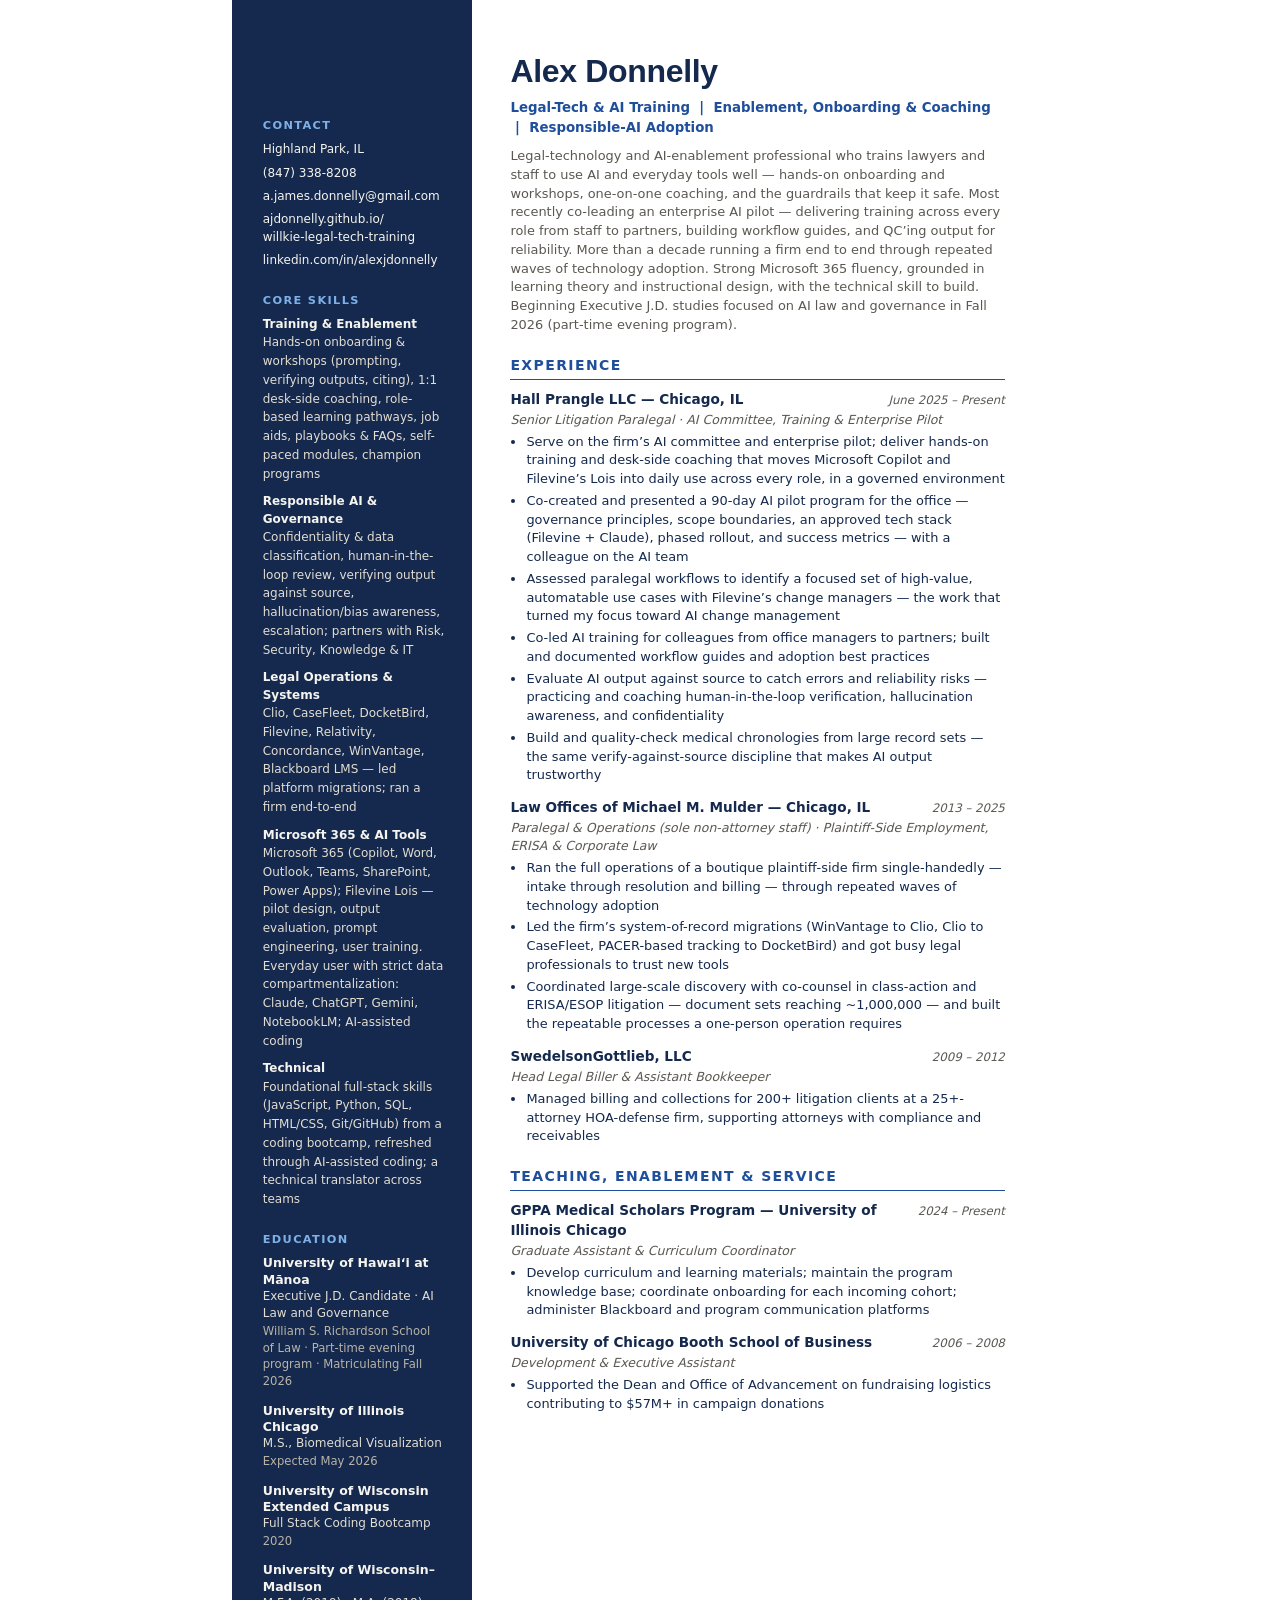
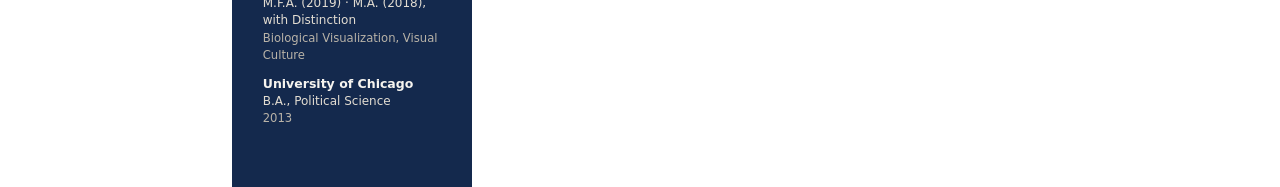
<file: resume.html>
<!doctype html>
<html lang="en">
<head>
    <!-- Google tag (gtag.js) -->
    <script async src="https://www.googletagmanager.com/gtag/js?id=G-5SEJFHV82K"></script>
    <script>
      window.dataLayer = window.dataLayer || [];
      function gtag(){dataLayer.push(arguments);}
      gtag('js', new Date());
      gtag('config', 'G-5SEJFHV82K');
    </script>
<meta charset="utf-8">
<meta name="viewport" content="width=device-width, initial-scale=1">
<title>Alex Donnelly — Resume</title>
<style>
  :root {
    --ink: #14294d;
    --muted: #5b5852;
    --line: #d9d3c8;
    --paper: #ffffff;
    --blue: #1f4e9b;
    --sidebar-w: 2.5in;
  }
  * { box-sizing: border-box; }
  html, body {
    margin: 0; padding: 0; background: transparent; color: var(--ink);
    font-family: Inter, ui-sans-serif, system-ui, -apple-system, "Segoe UI", Arial, sans-serif;
    font-size: 9.7pt; line-height: 1.45;
  }
  @media print {
    body::before { content: ""; position: fixed; top: 0; bottom: 0; left: 0; width: var(--sidebar-w); background: var(--ink); z-index: -1; }
  }
  .page { display: grid; grid-template-columns: var(--sidebar-w) 1fr; max-width: 8.5in; margin: 0 auto; }
  .sidebar { color: #f6f4ef; background: var(--ink); padding: 0.55in 0.28in 0.4in 0.32in; }
  .main { background: var(--paper); }
  .sidebar h2 { margin: 0 0 8px; font-size: 8.5pt; font-weight: 800; letter-spacing: 0.12em; text-transform: uppercase; color: #7fb0e8; }
  .sidebar section { margin-bottom: 22px; }
  .sidebar p { margin: 0 0 7px; }
  .contact p { margin: 0 0 6px; font-size: 9pt; word-break: break-word; }
  .contact a { color: inherit; text-decoration: none; }
  .edu-item { margin-bottom: 13px; }
  .edu-item strong { display: block; font-size: 9.4pt; line-height: 1.3; }
  .edu-item em { display: block; font-style: normal; color: #e3ddd2; font-size: 9pt; }
  .edu-item span { display: block; color: #b9b3a8; font-size: 8.7pt; }
  .skill-group { margin-bottom: 10px; }
  .skill-group strong { display: block; font-size: 9pt; }
  .skill-group span { color: #e3ddd2; font-size: 9pt; }
  .main { padding: 0.5in 0.45in 0.4in 0.4in; }
  .name-block { margin-bottom: 14px; }
  h1 { margin: 0; font-family: Inter, "Segoe UI", sans-serif; font-weight: 800; font-size: 24pt; letter-spacing: -0.01em; }
  .title-line { margin: 4px 0 0; color: var(--blue); font-size: 10.0pt; font-weight: 700; }
  .summary { margin: 10px 0 0; color: var(--muted); font-size: 9.7pt; }
  .main h2 { margin: 20px 0 10px; padding-bottom: 4px; border-bottom: 1.5px solid var(--blue); font-size: 10.5pt; font-weight: 800; letter-spacing: 0.1em; text-transform: uppercase; color: var(--blue); }
  .job { margin-bottom: 13px; }
  .job-head { display: flex; justify-content: space-between; align-items: baseline; gap: 12px; }
  .job-head strong { font-size: 10.2pt; }
  .job-head .dates { color: var(--muted); font-size: 8.8pt; white-space: nowrap; font-style: italic; }
  .role { margin: 1px 0 4px; color: var(--muted); font-style: italic; font-size: 9.4pt; }
  ul { margin: 4px 0 0; padding-left: 16px; }
  li { margin-bottom: 3px; }
  .avoid-break { break-inside: avoid; }
  @page { size: letter; margin: 0.5in;
    @bottom-left { content: "Alex Donnelly \2014 Résumé \2014 Legal Tech & AI Training Lead"; font-family: Inter, Arial, sans-serif; font-size: 7.5pt; color: #8a857c; }
    @bottom-right { content: "Page " counter(page) " of " counter(pages); font-family: Inter, Arial, sans-serif; font-size: 7.5pt; color: #8a857c; }
  }
  @media print {
    html, body { -webkit-print-color-adjust: exact; print-color-adjust: exact; }
    .page { max-width: none; }
    .sidebar { padding: 0.3in 0.24in; }
    .main { padding: 0.28in 0 0.2in 0.38in; }
    .contact { margin-top: 0 !important; }
    .main h2 { break-after: avoid; }
    p, li { orphans: 3; widows: 3; }
    .sidebar section { break-inside: avoid; }
  }
</style>
</head>
<body>
  <div class="page">
    <aside class="sidebar">
      <section class="contact" style="margin-top: 64px;">
        <h2>Contact</h2>
        <p>Highland Park, IL</p>
        <p>(847) 338-8208</p>
        <p><a href="mailto:a.james.donnelly@gmail.com">a.james.donnelly@gmail.com</a></p>
        <p><a href="https://ajdonnelly.github.io/willkie-legal-tech-training/">ajdonnelly.github.io/<br>willkie-legal-tech-training</a></p>
        <p><a href="https://www.linkedin.com/in/alexjdonnelly">linkedin.com/in/alexjdonnelly</a></p>
      </section>

      <section>
        <h2>Core Skills</h2>
        <div class="skill-group">
          <strong>Training &amp; Enablement</strong>
          <span>Hands-on onboarding &amp; workshops (prompting, verifying outputs, citing), 1:1 desk-side coaching, role-based learning pathways, job aids, playbooks &amp; FAQs, self-paced modules, champion programs</span>
        </div>
        <div class="skill-group">
          <strong>Responsible AI &amp; Governance</strong>
          <span>Confidentiality &amp; data classification, human-in-the-loop review, verifying output against source, hallucination/bias awareness, escalation; partners with Risk, Security, Knowledge &amp; IT</span>
        </div>
        <div class="skill-group">
          <strong>Legal Operations &amp; Systems</strong>
          <span>Clio, CaseFleet, DocketBird, Filevine, Relativity, Concordance, WinVantage, Blackboard LMS &mdash; led platform migrations; ran a firm end-to-end</span>
        </div>
        <div class="skill-group">
          <strong>Microsoft 365 &amp; AI Tools</strong>
          <span>Microsoft 365 (Copilot, Word, Outlook, Teams, SharePoint, Power Apps); Filevine Lois &mdash; pilot design, output evaluation, prompt engineering, user training. Everyday user with strict data compartmentalization: Claude, ChatGPT, Gemini, NotebookLM; AI-assisted coding</span>
        </div>
        <div class="skill-group">
          <strong>Technical</strong>
          <span>Foundational full-stack skills (JavaScript, Python, SQL, HTML/CSS, Git/GitHub) from a coding bootcamp, refreshed through AI-assisted coding; a technical translator across teams</span>
        </div>
      </section>

      <section>
        <h2>Education</h2>
        <div class="edu-item">
          <strong>University of Hawai&#x2bb;i at M&#x101;noa</strong>
          <em>Executive J.D. Candidate &middot; AI Law and Governance</em>
          <span>William S. Richardson School of Law &middot; Part-time evening program &middot; Matriculating Fall 2026</span>
        </div>
        <div class="edu-item">
          <strong>University of Illinois Chicago</strong>
          <em>M.S., Biomedical Visualization</em>
          <span>Expected May 2026</span>
        </div>
        <div class="edu-item">
          <strong>University of Wisconsin Extended Campus</strong>
          <em>Full Stack Coding Bootcamp</em>
          <span>2020</span>
        </div>
        <div class="edu-item">
          <strong>University of Wisconsin&ndash;Madison</strong>
          <em>M.F.A. (2019) &middot; M.A. (2018), with Distinction</em>
          <span>Biological Visualization, Visual Culture</span>
        </div>
        <div class="edu-item">
          <strong>University of Chicago</strong>
          <em>B.A., Political Science</em>
          <span>2013</span>
        </div>
      </section>
    </aside>

    <main class="main">
      <div class="name-block">
        <h1>Alex Donnelly</h1>
        <p class="title-line">Legal-Tech &amp; AI Training &nbsp;|&nbsp; Enablement, Onboarding &amp; Coaching &nbsp;|&nbsp; Responsible-AI Adoption</p>
        <p class="summary">
          Legal-technology and AI-enablement professional who trains lawyers and staff to use AI and everyday
          tools well &mdash; hands-on onboarding and workshops, one-on-one coaching, and the guardrails that keep
          it safe. Most recently co-leading an enterprise AI pilot &mdash; delivering training across every role
          from staff to partners, building workflow guides, and QC&rsquo;ing output for reliability. More than a
          decade running a firm end to end through repeated waves of technology adoption. Strong Microsoft 365
          fluency, grounded in learning theory and instructional design, with the technical skill to build.
          Beginning Executive J.D. studies focused on AI law and governance in Fall 2026 (part-time evening
          program).
        </p>
      </div>

      <h2>Experience</h2>

      <div class="job avoid-break">
        <div class="job-head">
          <strong>Hall Prangle LLC &mdash; Chicago, IL</strong>
          <span class="dates">June 2025 &ndash; Present</span>
        </div>
        <p class="role">Senior Litigation Paralegal &middot; AI Committee, Training &amp; Enterprise Pilot</p>
        <ul>
          <li>Serve on the firm&rsquo;s AI committee and enterprise pilot; deliver hands-on training and
          desk-side coaching that moves Microsoft Copilot and Filevine&rsquo;s Lois into daily use across every
          role, in a governed environment</li>
          <li>Co-created and presented a 90-day AI pilot program for the office &mdash; governance
          principles, scope boundaries, an approved tech stack (Filevine + Claude), phased rollout, and
          success metrics &mdash; with a colleague on the AI team</li>
          <li>Assessed paralegal workflows to identify a focused set of high-value, automatable use cases
          with Filevine&rsquo;s change managers &mdash; the work that turned my focus toward AI change
          management</li>
          <li>Co-led AI training for colleagues from office managers to partners; built and documented
          workflow guides and adoption best practices</li>
          <li>Evaluate AI output against source to catch errors and reliability risks &mdash; practicing and
          coaching human-in-the-loop verification, hallucination awareness, and confidentiality</li>
          <li>Build and quality-check medical chronologies from large record sets &mdash; the same
          verify-against-source discipline that makes AI output trustworthy</li>
        </ul>
      </div>

      <div class="job avoid-break">
        <div class="job-head">
          <strong>Law Offices of Michael M. Mulder &mdash; Chicago, IL</strong>
          <span class="dates">2013 &ndash; 2025</span>
        </div>
        <p class="role">Paralegal &amp; Operations (sole non-attorney staff) &middot; Plaintiff-Side Employment, ERISA &amp; Corporate Law</p>
        <ul>
          <li>Ran the full operations of a boutique plaintiff-side firm single-handedly &mdash; intake through
          resolution and billing &mdash; through repeated waves of technology adoption</li>
          <li>Led the firm&rsquo;s system-of-record migrations (WinVantage to Clio, Clio to CaseFleet,
          PACER-based tracking to DocketBird) and got busy legal professionals to trust new tools</li>
          <li>Coordinated large-scale discovery with co-counsel in class-action and ERISA/ESOP litigation
          &mdash; document sets reaching ~1,000,000 &mdash; and built the repeatable processes a one-person
          operation requires</li>
        </ul>
      </div>

      <div class="job avoid-break">
        <div class="job-head">
          <strong>SwedelsonGottlieb, LLC</strong>
          <span class="dates">2009 &ndash; 2012</span>
        </div>
        <p class="role">Head Legal Biller &amp; Assistant Bookkeeper</p>
        <ul>
          <li>Managed billing and collections for 200+ litigation clients at a 25+-attorney HOA-defense firm,
          supporting attorneys with compliance and receivables</li>
        </ul>
      </div>

      <h2>Teaching, Enablement &amp; Service</h2>

      <div class="job avoid-break">
        <div class="job-head">
          <strong>GPPA Medical Scholars Program &mdash; University of Illinois Chicago</strong>
          <span class="dates">2024 &ndash; Present</span>
        </div>
        <p class="role">Graduate Assistant &amp; Curriculum Coordinator</p>
        <ul>
          <li>Develop curriculum and learning materials; maintain the program knowledge base; coordinate
          onboarding for each incoming cohort; administer Blackboard and program communication platforms</li>
        </ul>
      </div>

      <div class="job avoid-break">
        <div class="job-head">
          <strong>University of Chicago Booth School of Business</strong>
          <span class="dates">2006 &ndash; 2008</span>
        </div>
        <p class="role">Development &amp; Executive Assistant</p>
        <ul>
          <li>Supported the Dean and Office of Advancement on fundraising logistics contributing to $57M+ in
          campaign donations</li>
        </ul>
      </div>
    </main>
  </div>
</body>
</html>
</file>
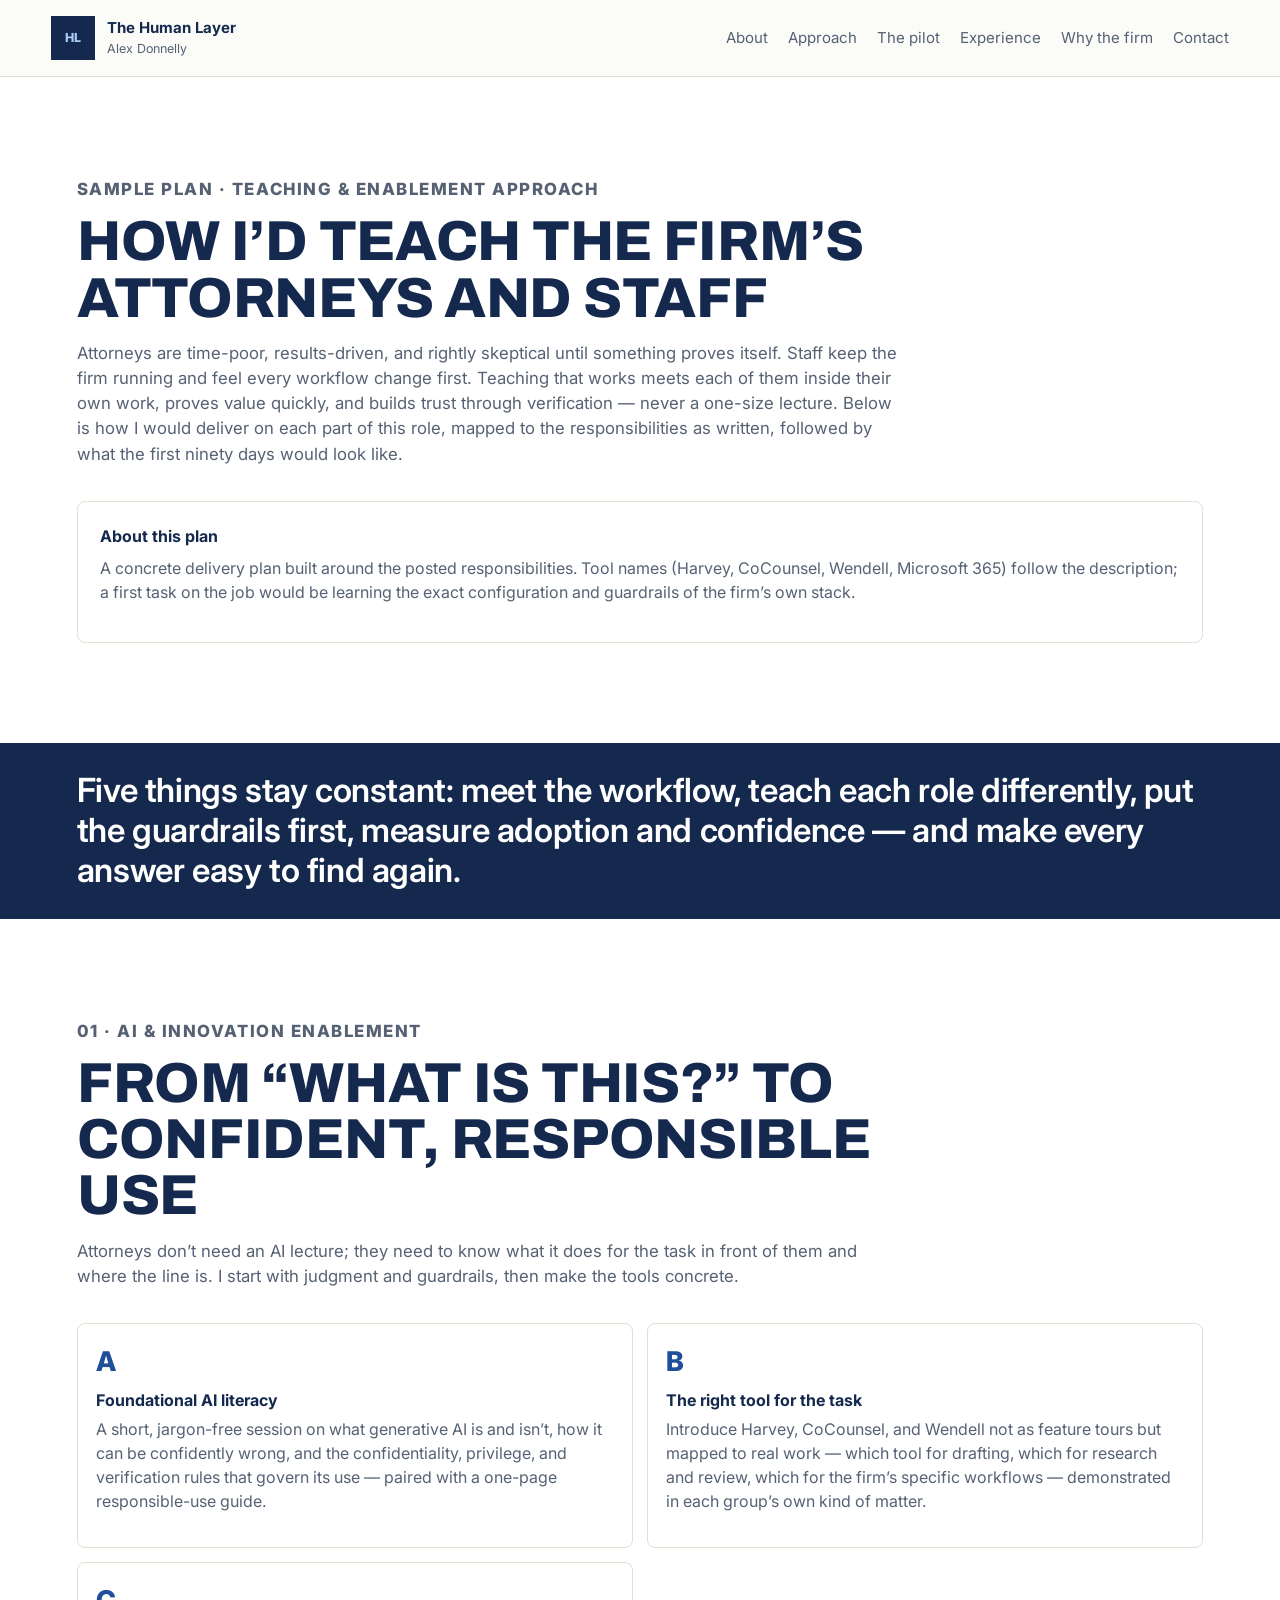
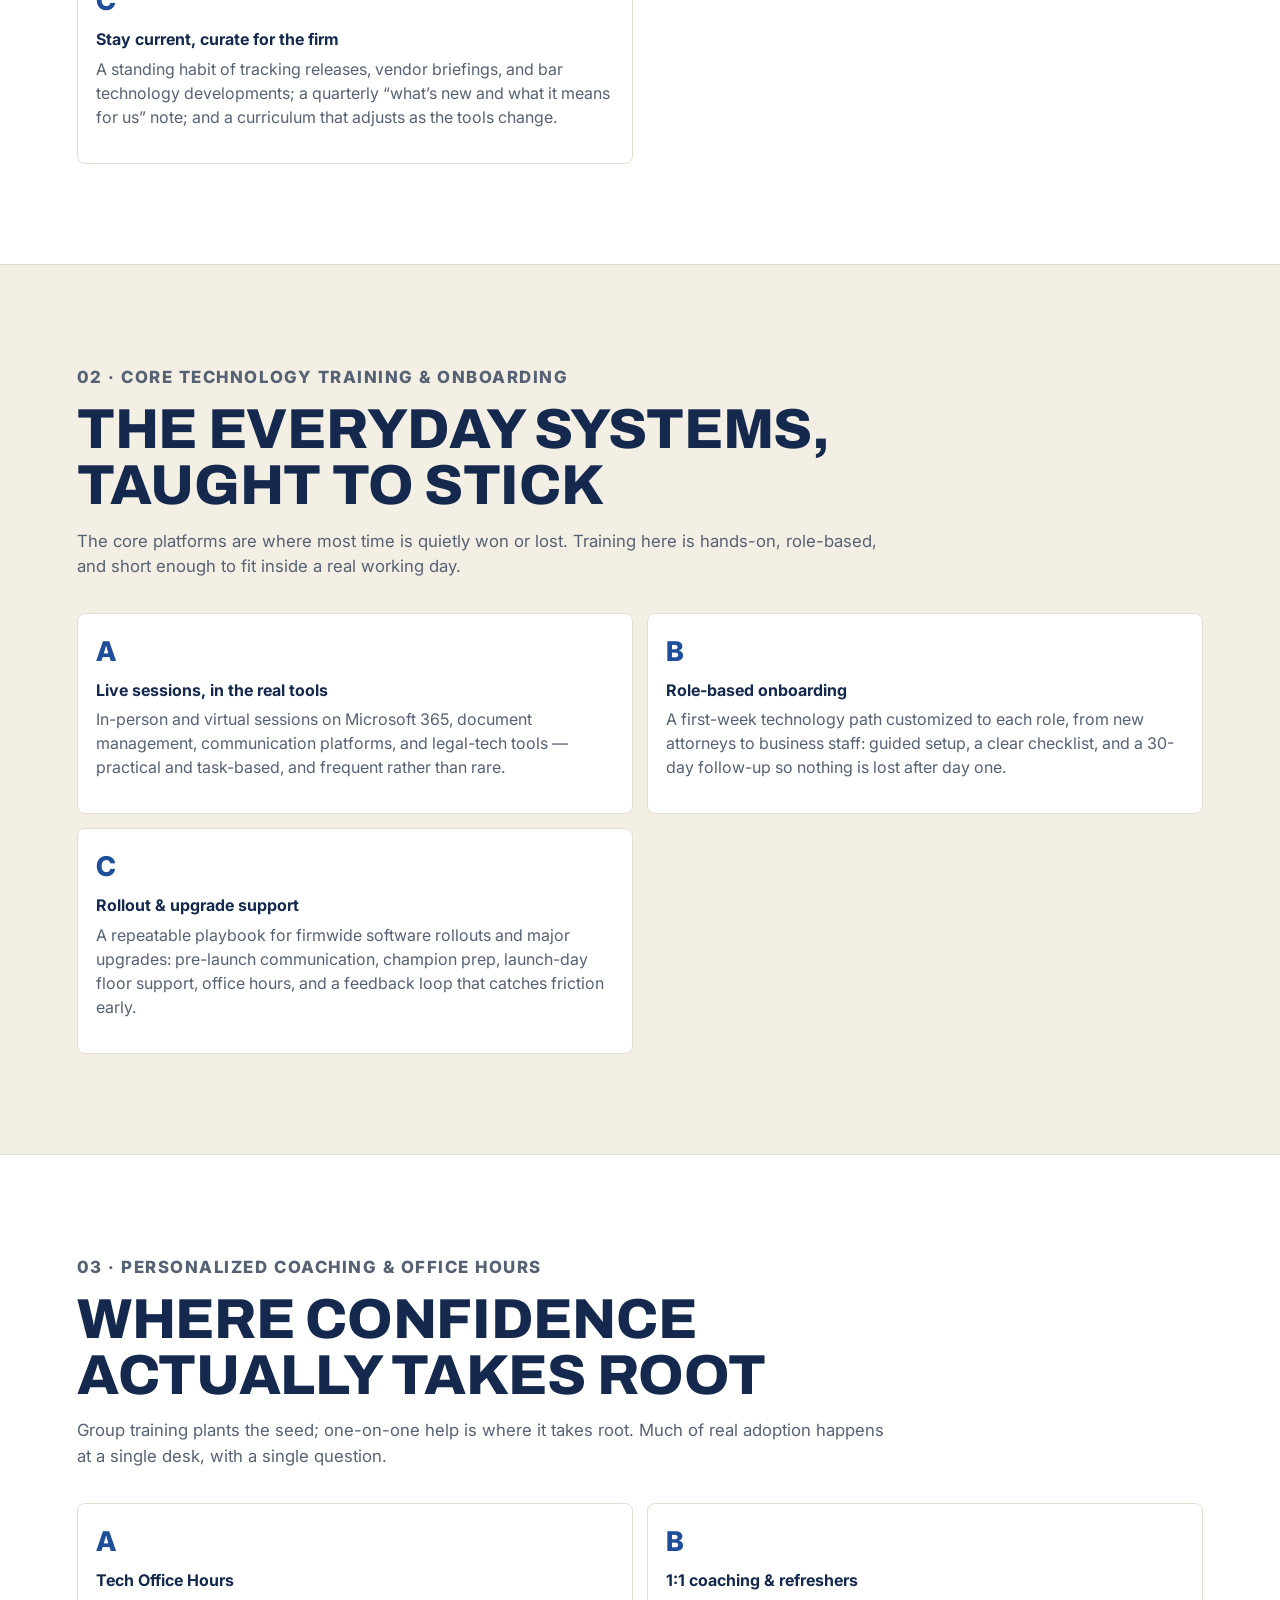
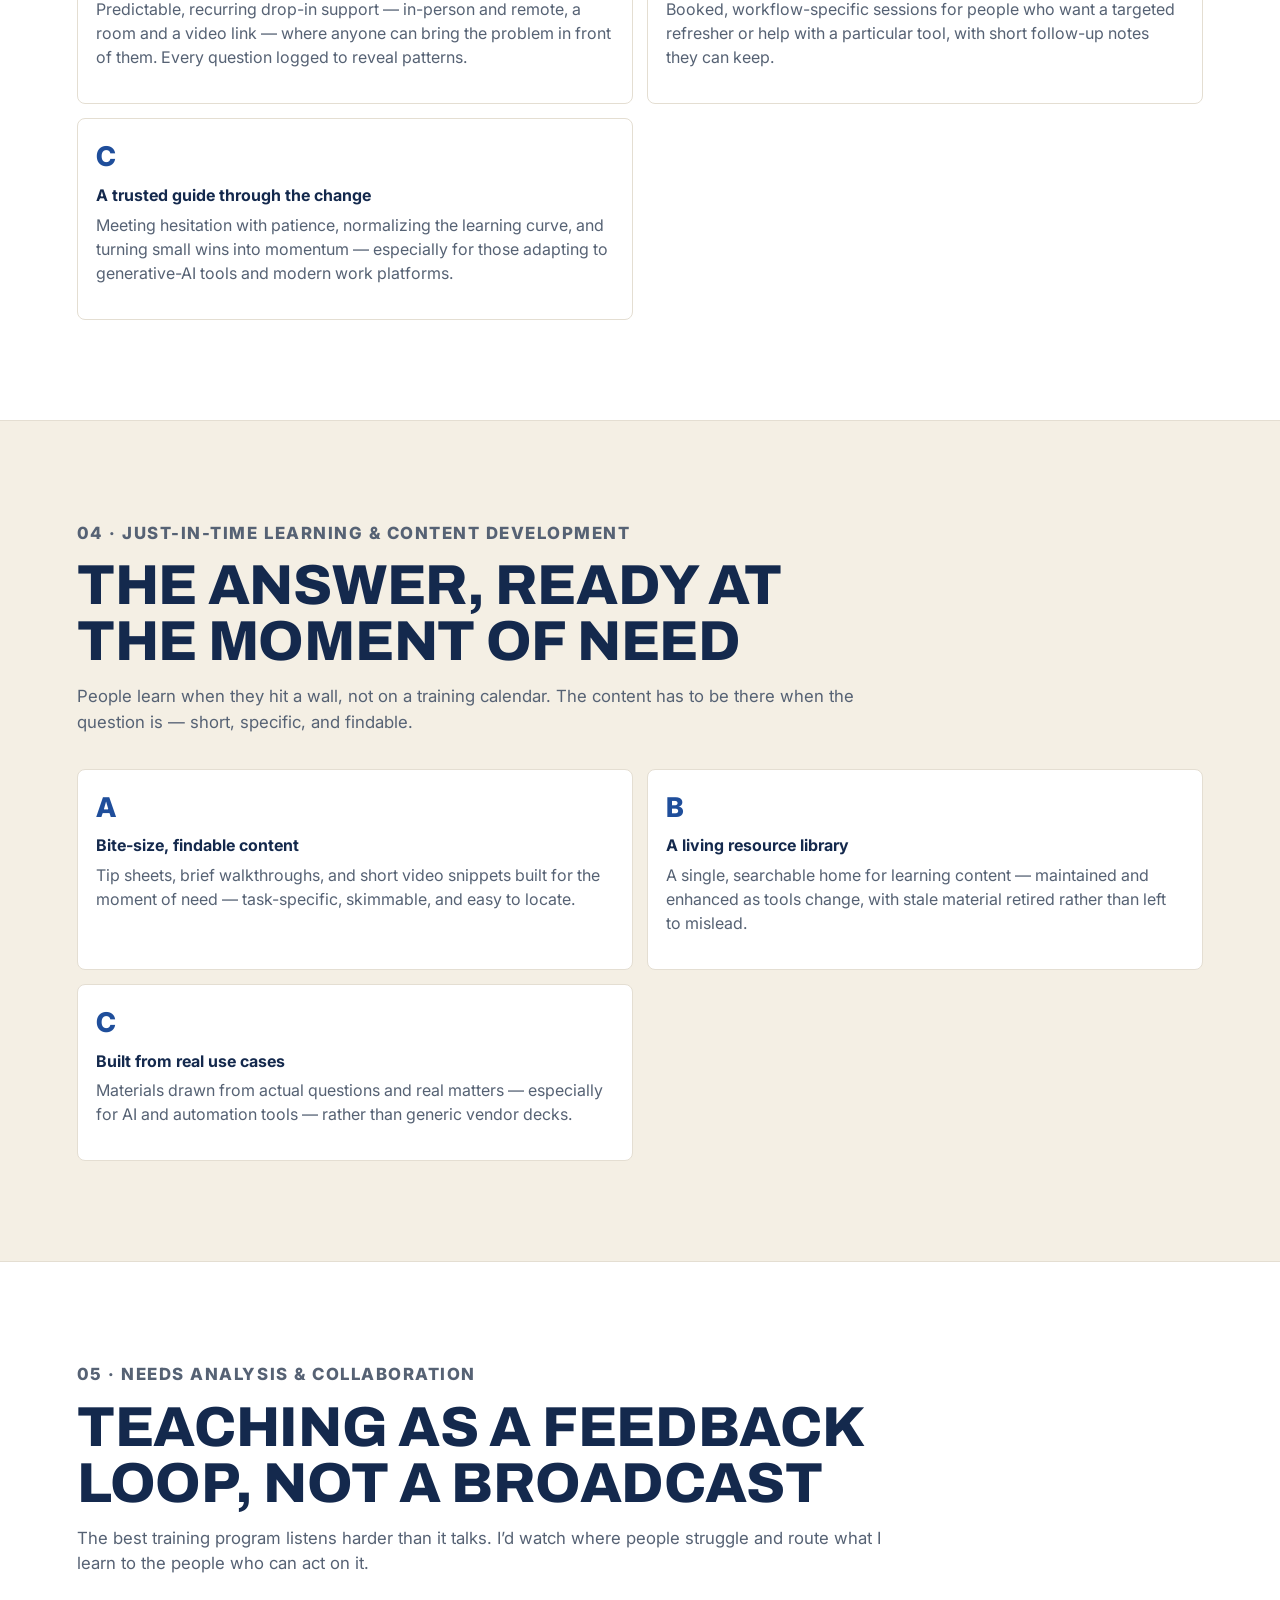
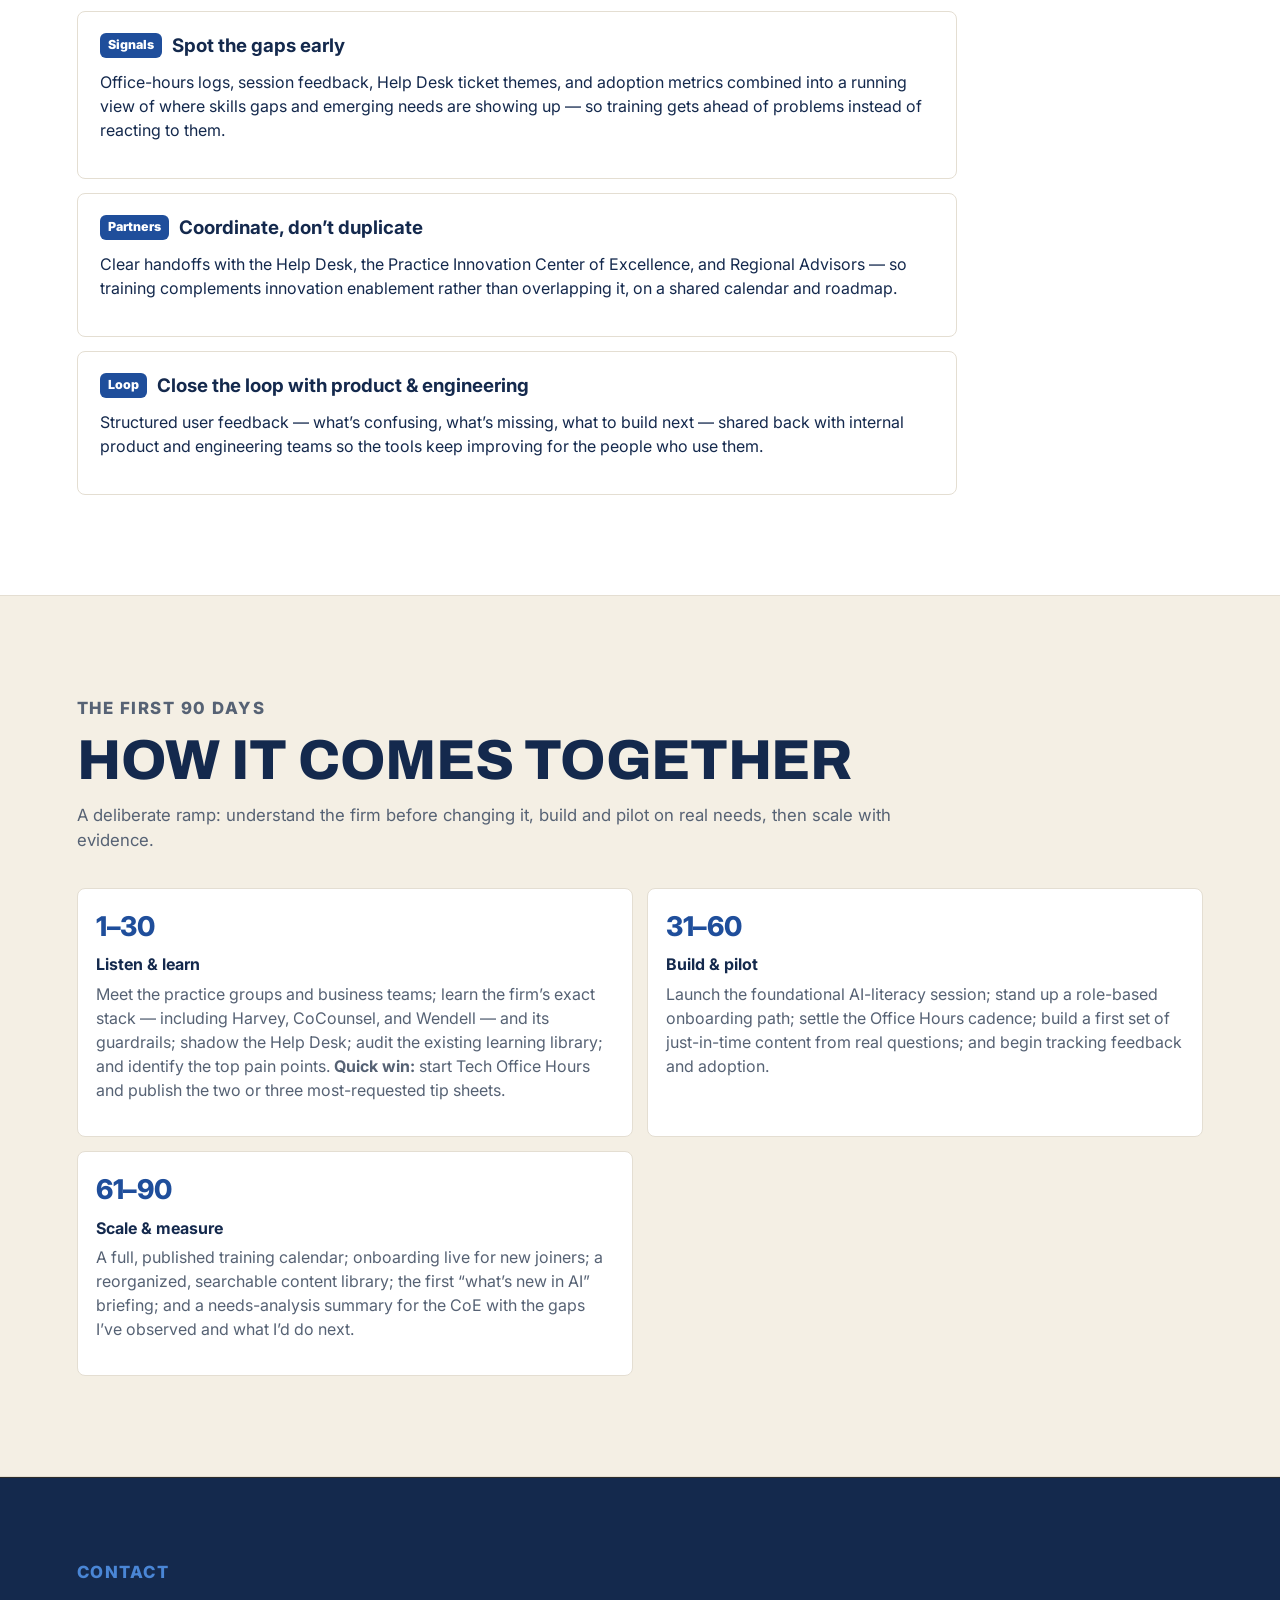
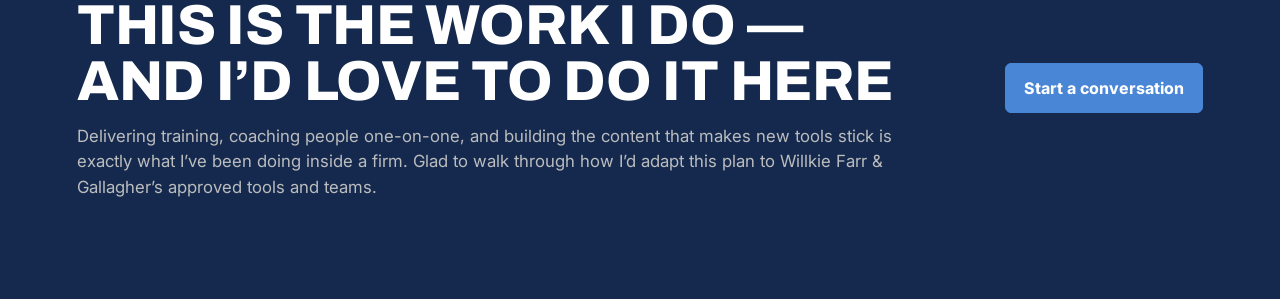
<file: teaching-plan.html>
<!doctype html>
<html lang="en">
  <head>
    <!-- Google tag (gtag.js) -->
    <script async src="https://www.googletagmanager.com/gtag/js?id=G-5SEJFHV82K"></script>
    <script>
      window.dataLayer = window.dataLayer || [];
      function gtag(){dataLayer.push(arguments);}
      gtag('js', new Date());
      gtag('config', 'G-5SEJFHV82K');
    </script>
    <meta charset="utf-8">
    <meta name="viewport" content="width=device-width, initial-scale=1">
    <title>How I'd Teach the Firm — A Training & Enablement Plan | Alex Donnelly</title>
    <meta
      name="description"
      content="A delivery plan for teaching attorneys and staff to use AI and core technology: foundational AI literacy, tool onboarding (Harvey, CoCounsel, Wendell, Microsoft 365), Tech Office Hours, just-in-time content, and needs analysis — plus a 30/60/90-day ramp."
    >
    <link rel="icon" href="favicon.svg" type="image/svg+xml">
    <link rel="icon" href="favicon.png" sizes="48x48">
    <link rel="apple-touch-icon" href="apple-touch-icon.png">
    <link rel="preconnect" href="https://fonts.googleapis.com">
    <link rel="preconnect" href="https://fonts.gstatic.com" crossorigin>
    <link href="https://fonts.googleapis.com/css2?family=Archivo:wght@600;700;800&family=Inter:wght@400;500;600;700;800&display=swap" rel="stylesheet">
    <link rel="stylesheet" href="styles.css?v=4">
  </head>
  <body>
    <header class="site-header">
      <a class="brand" href="index.html" aria-label="The Human Layer home">
        <span class="brand-mark" aria-hidden="true">HL</span>
        <span>
          <strong>The Human Layer</strong>
          <small>Alex Donnelly</small>
        </span>
      </a>
      <nav class="nav" aria-label="Primary navigation">
        <a href="index.html#about">About</a>
        <a href="index.html#approach">Approach</a>
        <a href="index.html#pilot">The pilot</a>
        <a href="index.html#experience">Experience</a>
        <a href="index.html#why">Why the firm</a>
        <a href="index.html#contact">Contact</a>
      </nav>
    </header>

    <main id="top">
      <section class="section">
        <div class="section-heading">
          <p class="eyebrow">Sample plan &middot; Teaching &amp; enablement approach</p>
          <h2>How I&rsquo;d teach the firm&rsquo;s attorneys and staff</h2>
          <p>
            Attorneys are time-poor, results-driven, and rightly skeptical until something proves itself. Staff
            keep the firm running and feel every workflow change first. Teaching that works meets each of them
            inside their own work, proves value quickly, and builds trust through verification &mdash; never a
            one-size lecture. Below is how I would deliver on each part of this role, mapped to the
            responsibilities as written, followed by what the first ninety days would look like.
          </p>
        </div>
        <div class="project-preview" role="note">
          <strong>About this plan</strong>
          <p>
            A concrete delivery plan built around the posted responsibilities. Tool names (Harvey, CoCounsel,
            Wendell, Microsoft 365) follow the description; a first task on the job would be learning the exact
            configuration and guardrails of the firm&rsquo;s own stack.
          </p>
        </div>
      </section>

      <section class="thesis-band" aria-label="Guiding principles">
        <p>
          Five things stay constant: meet the workflow, teach each role differently, put the guardrails first,
          measure adoption and confidence &mdash; and make every answer easy to find again.
        </p>
      </section>

      <section id="ai" class="section">
        <div class="section-heading">
          <p class="eyebrow">01 &middot; AI &amp; Innovation Enablement</p>
          <h2>From &ldquo;what is this?&rdquo; to confident, responsible use</h2>
          <p>
            Attorneys don&rsquo;t need an AI lecture; they need to know what it does for the task in front of
            them and where the line is. I start with judgment and guardrails, then make the tools concrete.
          </p>
        </div>
        <div class="enablement-cards">
          <article>
            <span>A</span>
            <h4>Foundational AI literacy</h4>
            <p>A short, jargon-free session on what generative AI is and isn&rsquo;t, how it can be confidently
            wrong, and the confidentiality, privilege, and verification rules that govern its use &mdash; paired
            with a one-page responsible-use guide.</p>
          </article>
          <article>
            <span>B</span>
            <h4>The right tool for the task</h4>
            <p>Introduce Harvey, CoCounsel, and Wendell not as feature tours but mapped to real work &mdash;
            which tool for drafting, which for research and review, which for the firm&rsquo;s specific
            workflows &mdash; demonstrated in each group&rsquo;s own kind of matter.</p>
          </article>
          <article>
            <span>C</span>
            <h4>Stay current, curate for the firm</h4>
            <p>A standing habit of tracking releases, vendor briefings, and bar technology developments; a
            quarterly &ldquo;what&rsquo;s new and what it means for us&rdquo; note; and a curriculum that adjusts
            as the tools change.</p>
          </article>
        </div>
      </section>

      <section id="core" class="section muted">
        <div class="section-heading">
          <p class="eyebrow">02 &middot; Core Technology Training &amp; Onboarding</p>
          <h2>The everyday systems, taught to stick</h2>
          <p>
            The core platforms are where most time is quietly won or lost. Training here is hands-on,
            role-based, and short enough to fit inside a real working day.
          </p>
        </div>
        <div class="enablement-cards">
          <article>
            <span>A</span>
            <h4>Live sessions, in the real tools</h4>
            <p>In-person and virtual sessions on Microsoft 365, document management, communication platforms,
            and legal-tech tools &mdash; practical and task-based, and frequent rather than rare.</p>
          </article>
          <article>
            <span>B</span>
            <h4>Role-based onboarding</h4>
            <p>A first-week technology path customized to each role, from new attorneys to business staff:
            guided setup, a clear checklist, and a 30-day follow-up so nothing is lost after day one.</p>
          </article>
          <article>
            <span>C</span>
            <h4>Rollout &amp; upgrade support</h4>
            <p>A repeatable playbook for firmwide software rollouts and major upgrades: pre-launch
            communication, champion prep, launch-day floor support, office hours, and a feedback loop that
            catches friction early.</p>
          </article>
        </div>
      </section>

      <section id="coaching" class="section">
        <div class="section-heading">
          <p class="eyebrow">03 &middot; Personalized Coaching &amp; Office Hours</p>
          <h2>Where confidence actually takes root</h2>
          <p>
            Group training plants the seed; one-on-one help is where it takes root. Much of real adoption
            happens at a single desk, with a single question.
          </p>
        </div>
        <div class="enablement-cards">
          <article>
            <span>A</span>
            <h4>Tech Office Hours</h4>
            <p>Predictable, recurring drop-in support &mdash; in-person and remote, a room and a video link
            &mdash; where anyone can bring the problem in front of them. Every question logged to reveal
            patterns.</p>
          </article>
          <article>
            <span>B</span>
            <h4>1:1 coaching &amp; refreshers</h4>
            <p>Booked, workflow-specific sessions for people who want a targeted refresher or help with a
            particular tool, with short follow-up notes they can keep.</p>
          </article>
          <article>
            <span>C</span>
            <h4>A trusted guide through the change</h4>
            <p>Meeting hesitation with patience, normalizing the learning curve, and turning small wins into
            momentum &mdash; especially for those adapting to generative-AI tools and modern work platforms.</p>
          </article>
        </div>
      </section>

      <section id="jit" class="section muted">
        <div class="section-heading">
          <p class="eyebrow">04 &middot; Just-in-Time Learning &amp; Content Development</p>
          <h2>The answer, ready at the moment of need</h2>
          <p>
            People learn when they hit a wall, not on a training calendar. The content has to be there when the
            question is &mdash; short, specific, and findable.
          </p>
        </div>
        <div class="enablement-cards">
          <article>
            <span>A</span>
            <h4>Bite-size, findable content</h4>
            <p>Tip sheets, brief walkthroughs, and short video snippets built for the moment of need &mdash;
            task-specific, skimmable, and easy to locate.</p>
          </article>
          <article>
            <span>B</span>
            <h4>A living resource library</h4>
            <p>A single, searchable home for learning content &mdash; maintained and enhanced as tools change,
            with stale material retired rather than left to mislead.</p>
          </article>
          <article>
            <span>C</span>
            <h4>Built from real use cases</h4>
            <p>Materials drawn from actual questions and real matters &mdash; especially for AI and automation
            tools &mdash; rather than generic vendor decks.</p>
          </article>
        </div>
      </section>

      <section id="needs" class="section">
        <div class="section-heading">
          <p class="eyebrow">05 &middot; Needs Analysis &amp; Collaboration</p>
          <h2>Teaching as a feedback loop, not a broadcast</h2>
          <p>
            The best training program listens harder than it talks. I&rsquo;d watch where people struggle and
            route what I learn to the people who can act on it.
          </p>
        </div>
        <div class="findings-list">
          <article class="finding">
            <h3><span>Signals</span> Spot the gaps early</h3>
            <p>Office-hours logs, session feedback, Help Desk ticket themes, and adoption metrics combined into a
            running view of where skills gaps and emerging needs are showing up &mdash; so training gets ahead of
            problems instead of reacting to them.</p>
          </article>
          <article class="finding">
            <h3><span>Partners</span> Coordinate, don&rsquo;t duplicate</h3>
            <p>Clear handoffs with the Help Desk, the Practice Innovation Center of Excellence, and Regional
            Advisors &mdash; so training complements innovation enablement rather than overlapping it, on a
            shared calendar and roadmap.</p>
          </article>
          <article class="finding">
            <h3><span>Loop</span> Close the loop with product &amp; engineering</h3>
            <p>Structured user feedback &mdash; what&rsquo;s confusing, what&rsquo;s missing, what to build next
            &mdash; shared back with internal product and engineering teams so the tools keep improving for the
            people who use them.</p>
          </article>
        </div>
      </section>

      <section id="ramp" class="section muted">
        <div class="section-heading">
          <p class="eyebrow">The first 90 days</p>
          <h2>How it comes together</h2>
          <p>
            A deliberate ramp: understand the firm before changing it, build and pilot on real needs, then scale
            with evidence.
          </p>
        </div>
        <div class="enablement-cards">
          <article>
            <span>1&ndash;30</span>
            <h4>Listen &amp; learn</h4>
            <p>Meet the practice groups and business teams; learn the firm&rsquo;s exact stack &mdash; including
            Harvey, CoCounsel, and Wendell &mdash; and its guardrails; shadow the Help Desk; audit the existing
            learning library; and identify the top pain points. <strong>Quick win:</strong> start Tech Office
            Hours and publish the two or three most-requested tip sheets.</p>
          </article>
          <article>
            <span>31&ndash;60</span>
            <h4>Build &amp; pilot</h4>
            <p>Launch the foundational AI-literacy session; stand up a role-based onboarding path; settle the
            Office Hours cadence; build a first set of just-in-time content from real questions; and begin
            tracking feedback and adoption.</p>
          </article>
          <article>
            <span>61&ndash;90</span>
            <h4>Scale &amp; measure</h4>
            <p>A full, published training calendar; onboarding live for new joiners; a reorganized, searchable
            content library; the first &ldquo;what&rsquo;s new in AI&rdquo; briefing; and a needs-analysis summary
            for the CoE with the gaps I&rsquo;ve observed and what I&rsquo;d do next.</p>
          </article>
        </div>
      </section>

      <section class="contact-section">
        <div>
          <p class="eyebrow">Contact</p>
          <h2>This is the work I do &mdash; and I&rsquo;d love to do it here</h2>
          <p>
            Delivering training, coaching people one-on-one, and building the content that makes new tools stick
            is exactly what I&rsquo;ve been doing inside a firm. Glad to walk through how I&rsquo;d adapt this
            plan to Willkie Farr &amp; Gallagher&rsquo;s approved tools and teams.
          </p>
        </div>
        <a class="button primary" href="mailto:a.james.donnelly@gmail.com">Start a conversation</a>
      </section>
    </main>
  </body>
</html>
</file>
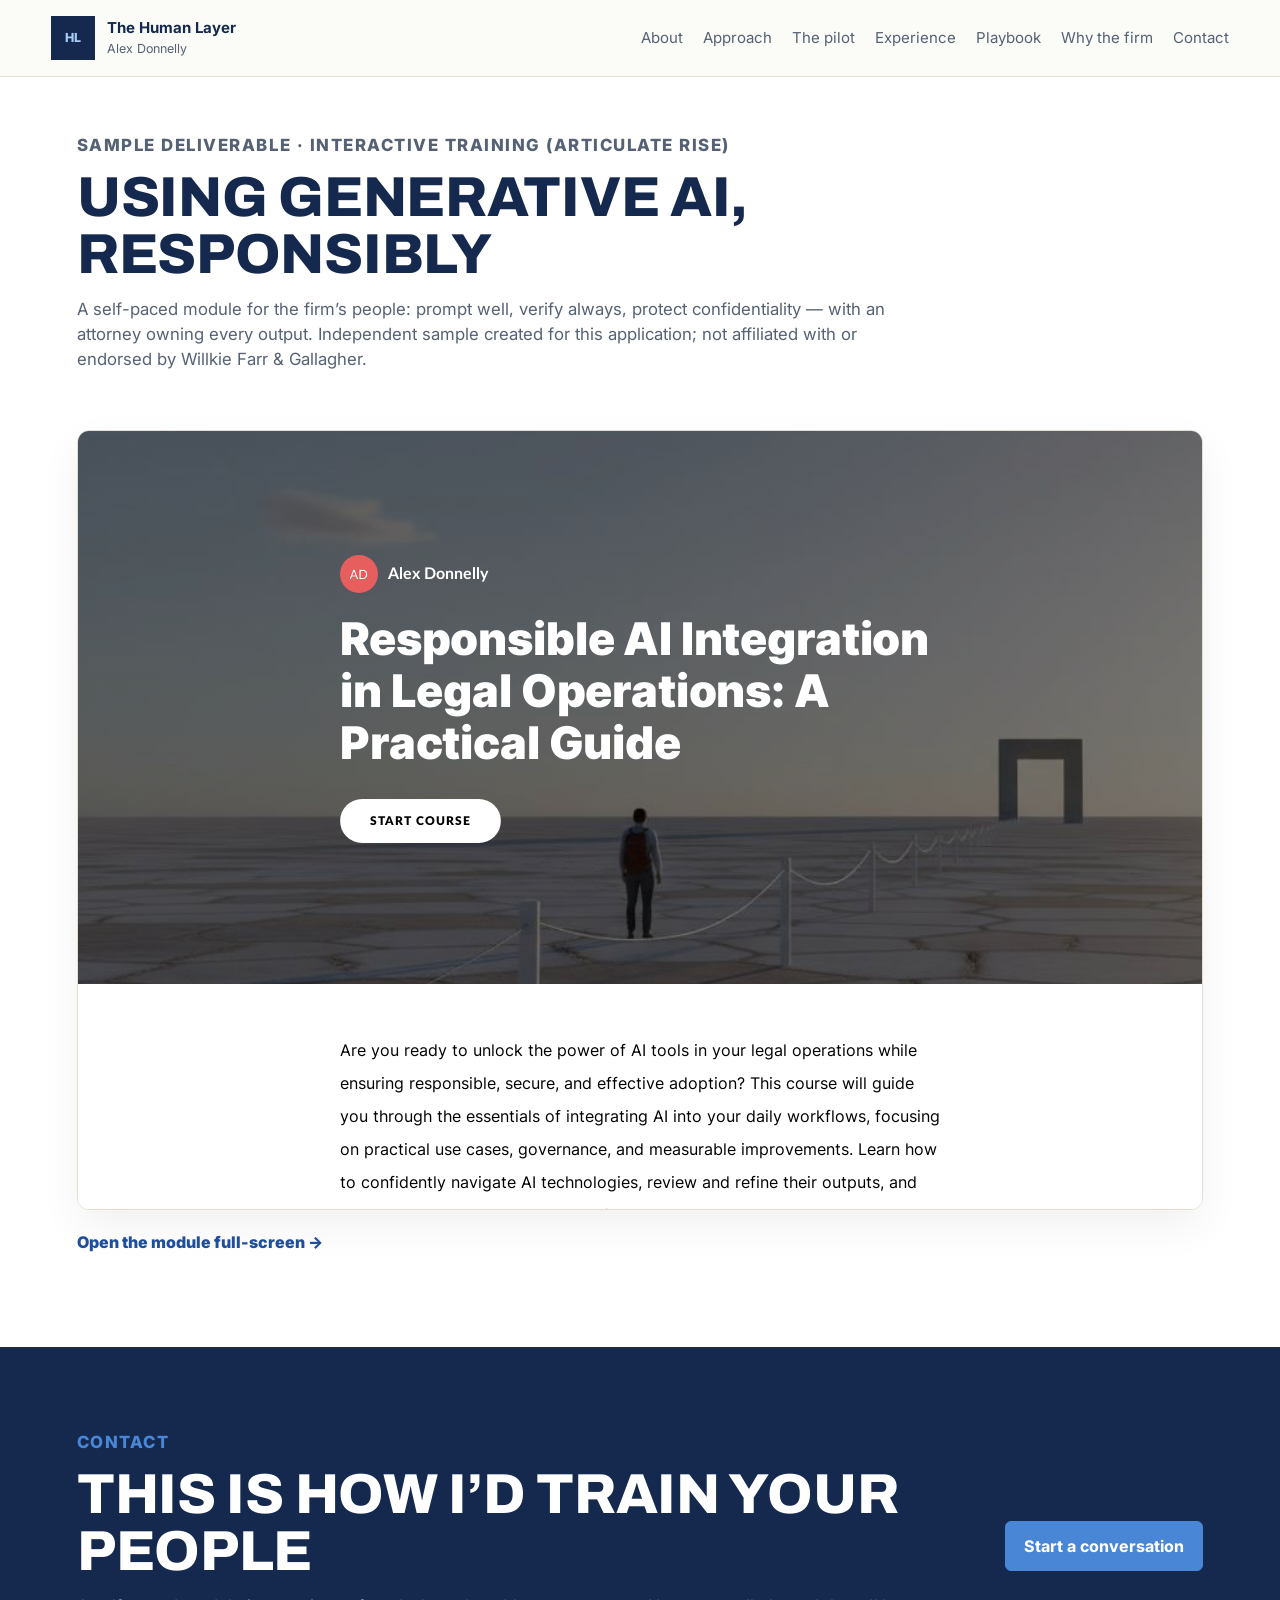
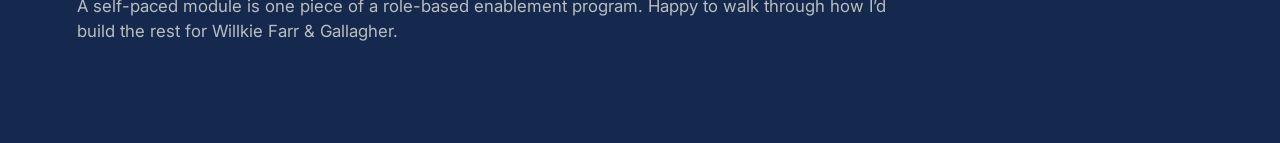
<file: training-module.html>
<!doctype html>
<html lang="en">
  <head>
    <!-- Google tag (gtag.js) -->
    <script async src="https://www.googletagmanager.com/gtag/js?id=G-5SEJFHV82K"></script>
    <script>
      window.dataLayer = window.dataLayer || [];
      function gtag(){dataLayer.push(arguments);}
      gtag('js', new Date());
      gtag('config', 'G-5SEJFHV82K');
    </script>
    <meta charset="utf-8">
    <meta name="viewport" content="width=device-width, initial-scale=1">
    <title>Interactive Module: Using GenAI Responsibly | Alex Donnelly</title>
    <meta
      name="description"
      content="An interactive training module (Articulate Rise) on using generative AI responsibly at a law firm: prompt well, verify always, protect confidentiality, with attorney oversight."
    >
    <link rel="icon" href="favicon.svg" type="image/svg+xml">
    <link rel="icon" href="favicon.png" sizes="48x48">
    <link rel="apple-touch-icon" href="apple-touch-icon.png">
    <link rel="preconnect" href="https://fonts.googleapis.com">
    <link rel="preconnect" href="https://fonts.gstatic.com" crossorigin>
    <link href="https://fonts.googleapis.com/css2?family=Archivo:wght@600;700;800&family=Inter:wght@400;500;600;700;800&display=swap" rel="stylesheet">
    <link rel="stylesheet" href="styles.css?v=4">
    <style>
      .course-intro { padding: clamp(32px, 5vw, 56px) clamp(18px, 6vw, 80px) 8px; }
      .course-frame-wrap { padding: 16px clamp(18px, 6vw, 80px) clamp(40px, 6vw, 80px); }
      .course-frame {
        width: 100%;
        height: calc(100svh - 120px);
        min-height: 560px;
        border: 1px solid var(--line);
        border-radius: 12px;
        box-shadow: var(--shadow);
        background: var(--white);
      }
      .course-fallback {
        display: grid; gap: 8px; padding: 28px;
        border: 1px dashed var(--line); border-radius: 12px;
        background: var(--soft); color: var(--muted);
      }
    </style>
  </head>
  <body>
    <header class="site-header">
      <a class="brand" href="index.html" aria-label="The Human Layer home">
        <span class="brand-mark" aria-hidden="true">HL</span>
        <span>
          <strong>The Human Layer</strong>
          <small>Alex Donnelly</small>
        </span>
      </a>
      <nav class="nav" aria-label="Primary navigation">
        <a href="index.html#about">About</a>
        <a href="index.html#approach">Approach</a>
        <a href="index.html#pilot">The pilot</a>
        <a href="index.html#experience">Experience</a>
        <a href="index.html#playbook">Playbook</a>
        <a href="index.html#why">Why the firm</a>
        <a href="index.html#contact">Contact</a>
      </nav>
    </header>

    <main id="top">
      <section class="course-intro">
        <div class="section-heading">
          <p class="eyebrow">Sample deliverable &middot; Interactive training (Articulate Rise)</p>
          <h2>Using generative AI, responsibly</h2>
          <p>
            A self-paced module for the firm&rsquo;s people: prompt well, verify always, protect
            confidentiality &mdash; with an attorney owning every output. Independent sample created for this
            application; not affiliated with or endorsed by Willkie Farr &amp; Gallagher.
          </p>
        </div>
      </section>

      <section class="course-frame-wrap">
        <iframe
          class="course-frame"
          src="training-module/index.html"
          title="Interactive module: Using generative AI responsibly"
          allowfullscreen
          loading="lazy"
        ></iframe>
        <noscript>
          <div class="course-fallback">
            <strong>This module needs JavaScript.</strong>
            <span>Enable JavaScript, or <a href="training-module/index.html">open the module in a new tab</a>.</span>
          </div>
        </noscript>
        <p style="margin-top:14px">
          <a class="text-button" href="training-module/index.html">Open the module full-screen &rarr;</a>
        </p>
      </section>

      <section class="contact-section">
        <div>
          <p class="eyebrow">Contact</p>
          <h2>This is how I&rsquo;d train your people</h2>
          <p>
            A self-paced module is one piece of a role-based enablement program. Happy to walk through how
            I&rsquo;d build the rest for Willkie Farr &amp; Gallagher.
          </p>
        </div>
        <a class="button primary" href="mailto:a.james.donnelly@gmail.com">Start a conversation</a>
      </section>
    </main>
  </body>
</html>
</file>
<file: styles.css>
:root {
  color-scheme: light;
  --ink: #14294d;
  --muted: #566274;
  --line: #e4ded2;
  --paper: #ffffff;
  --soft: #f4efe4;
  --blue: #1f4e9b;
  --brand: #4a86d6;
  --green: #1f4e9b;
  --gold: #4a86d6;
  --rust: #1f4e9b;
  --white: #ffffff;
  --shadow: 0 16px 40px rgba(20, 20, 25, 0.06);
}

* {
  box-sizing: border-box;
}

html {
  scroll-behavior: smooth;
}

body {
  margin: 0;
  background: var(--paper);
  color: var(--ink);
  font-family:
    Inter, ui-sans-serif, system-ui, -apple-system, BlinkMacSystemFont, "Segoe UI", sans-serif;
  line-height: 1.5;
}

a {
  color: inherit;
}

.site-header {
  position: sticky;
  top: 0;
  z-index: 10;
  display: flex;
  align-items: center;
  justify-content: space-between;
  gap: 24px;
  padding: 16px clamp(18px, 4vw, 56px);
  border-bottom: 1px solid var(--line);
  background: rgba(251, 250, 247, 0.82);
  backdrop-filter: blur(16px);
}

.brand {
  display: inline-flex;
  align-items: center;
  gap: 12px;
  min-width: 230px;
  text-decoration: none;
}

.brand-mark {
  display: grid;
  width: 44px;
  height: 44px;
  place-items: center;
  border: 1px solid var(--ink);
  background: var(--ink);
  color: var(--white);
  font-size: 0.78rem;
  font-weight: 800;
}

.brand strong,
.brand small {
  display: block;
}

.brand strong {
  font-size: 0.94rem;
}

.brand small {
  color: var(--muted);
  font-size: 0.78rem;
}

.nav {
  display: flex;
  flex-wrap: wrap;
  justify-content: flex-end;
  gap: 8px 20px;
  color: var(--muted);
  font-size: 0.94rem;
}

.nav a {
  text-decoration: none;
}

.nav a:hover {
  color: var(--ink);
}

.hero {
  display: grid;
  grid-template-columns: minmax(0, 1.25fr) minmax(300px, 0.7fr);
  gap: clamp(28px, 5vw, 64px);
  align-items: center;
  min-height: calc(84svh - 78px);
  padding: clamp(30px, 4vw, 52px) clamp(18px, 6vw, 80px) clamp(22px, 3vw, 38px);
  border-bottom: 1px solid var(--line);
}

.eyebrow {
  margin: 0 0 12px;
  color: var(--blue);
  font-size: 0.78rem;
  font-weight: 800;
  letter-spacing: 0.09em;
  text-transform: uppercase;
}

/* Hero tag styled as a bordered pill, like Eve's */
.hero .eyebrow {
  display: inline-block;
  margin-bottom: 22px;
  padding: 10px 22px;
  border: 1px solid var(--blue);
  border-radius: 999px;
  background: var(--blue);
  color: var(--white);
  font-size: 1rem;
  font-weight: 600;
  letter-spacing: 0;
  text-transform: none;
}

h1,
h2,
h3,
h4,
p {
  margin-top: 0;
}

h1 {
  max-width: 910px;
  margin-bottom: 18px;
  font-family: Inter, ui-sans-serif, system-ui, -apple-system, "Segoe UI", sans-serif;
  font-size: clamp(2.7rem, 4vw, 4.35rem);
  font-weight: 750;
  letter-spacing: -0.022em;
  line-height: 1.02;
}

.lede {
  max-width: 760px;
  color: var(--muted);
  font-size: clamp(1.04rem, 1.55vw, 1.22rem);
}

.hero-actions {
  display: flex;
  flex-wrap: wrap;
  gap: 12px;
  margin-top: 26px;
}

.button {
  display: inline-flex;
  align-items: center;
  justify-content: center;
  min-height: 44px;
  padding: 12px 18px;
  border: 1px solid var(--ink);
  border-radius: 6px;
  font-weight: 750;
  text-decoration: none;
}

.button.primary {
  background: var(--blue);
  border-color: var(--blue);
  color: var(--white);
}

.button.secondary {
  background: transparent;
}

.systems-panel {
  border: 1px solid var(--line);
  border-radius: 8px;
  background:
    linear-gradient(135deg, rgba(31, 29, 26, 0.06), transparent 34%),
    linear-gradient(315deg, rgba(185, 90, 255, 0.16), transparent 42%),
    var(--white);
  box-shadow: var(--shadow);
  overflow: hidden;
}

.panel-head,
.legend {
  display: flex;
  align-items: center;
  justify-content: space-between;
  gap: 16px;
  padding: 16px;
  color: var(--muted);
  font-size: 0.84rem;
}

.panel-head {
  border-bottom: 1px solid var(--line);
}

.status-dot {
  color: var(--green);
  font-weight: 800;
}

.workflow-grid {
  display: grid;
  grid-template-columns: repeat(2, minmax(0, 1fr));
  gap: 12px;
  padding: 18px;
}

.workflow-node {
  position: relative;
  display: grid;
  min-height: 76px;
  place-items: center;
  border: 1px solid var(--line);
  border-radius: 8px;
  background: rgba(255, 255, 255, 0.82);
  font-weight: 800;
}

.workflow-node::after {
  content: "";
  position: absolute;
  right: -7px;
  bottom: -7px;
  width: 18px;
  height: 18px;
  border-radius: 50%;
  background: var(--blue);
}

.workflow-node.human::after {
  background: var(--gold);
}

.legend {
  border-top: 1px solid var(--line);
}

.legend span {
  display: inline-flex;
  align-items: center;
  gap: 8px;
}

.legend i {
  width: 10px;
  height: 10px;
  border-radius: 50%;
}

.human-key {
  background: var(--gold);
}

.ai-key {
  background: var(--blue);
}

.thesis-band {
  padding: 28px clamp(18px, 6vw, 80px);
  background: var(--ink);
  color: var(--white);
}

.thesis-band p {
  max-width: 1180px;
  margin: 0 auto;
  font-family: Inter, ui-sans-serif, system-ui, -apple-system, "Segoe UI", sans-serif;
  font-size: clamp(1.35rem, 2.6vw, 2.35rem);
  font-weight: 600;
  letter-spacing: -0.012em;
  line-height: 1.2;
}

.section {
  padding: clamp(58px, 8vw, 100px) clamp(18px, 6vw, 80px);
}

.section.muted {
  background: var(--soft);
  border-block: 1px solid var(--line);
}

.section-heading {
  max-width: 820px;
  margin-bottom: 34px;
}

.section-heading h2,
.contact-section h2 {
  margin-bottom: 14px;
  font-family: Inter, ui-sans-serif, system-ui, -apple-system, "Segoe UI", sans-serif;
  font-size: clamp(2rem, 4.4vw, 4.2rem);
  font-weight: 700;
  letter-spacing: -0.018em;
  line-height: 1.03;
}

.section-heading p,
.contact-section p {
  color: var(--muted);
  font-size: 1.05rem;
}

.blueprint-layout {
  display: grid;
  grid-template-columns: minmax(280px, 0.72fr) minmax(0, 1.28fr);
  gap: 18px;
}

.blueprint-stage,
.project-card,
.project-preview,
.writing-list article {
  border: 1px solid var(--line);
  border-radius: 8px;
  background: var(--white);
}

.blueprint-stage {
  padding: 22px;
}

.blueprint-stage.emphasized {
  background: #f8faf7;
}

.stage-header {
  margin-bottom: 22px;
}

.stage-header h3 {
  margin-bottom: 4px;
  font-size: 1.24rem;
}

.stage-header p {
  color: var(--muted);
}

.timeline {
  margin: 0;
  padding: 0;
  list-style: none;
  counter-reset: workflow;
  display: flex;
  flex-direction: column;
  gap: 12px;
}

.timeline li {
  counter-increment: workflow;
  position: relative;
  padding-left: 46px;
  min-height: 34px;
  color: var(--muted);
}

.timeline li::before {
  content: counter(workflow, decimal-leading-zero);
  position: absolute;
  left: 0;
  top: 0;
  box-sizing: border-box;
  width: 34px;
  height: 34px;
  display: flex;
  align-items: center;
  justify-content: center;
  border: 1px solid var(--line);
  border-radius: 50%;
  color: var(--ink);
  font-size: 0.72rem;
  font-weight: 850;
}

.enablement-cards,
.project-grid,
.writing-list {
  display: grid;
  grid-template-columns: repeat(2, minmax(0, 1fr));
  gap: 14px;
}

.enablement-cards article {
  min-height: 170px;
  padding: 18px;
  border: 1px solid var(--line);
  border-radius: 8px;
  background: var(--white);
}

.enablement-cards span,
.writing-list span {
  color: var(--muted);
  font-size: 0.76rem;
  font-weight: 850;
}

.enablement-cards h4,
.writing-list h3,
.project-card h3 {
  margin: 8px 0 8px;
  line-height: 1.16;
}

.enablement-cards p,
.writing-list p,
.project-card p,
.project-preview p {
  color: var(--muted);
}

.project-grid {
  grid-template-columns: repeat(3, minmax(0, 1fr));
}

.project-card {
  display: flex;
  min-height: 250px;
  flex-direction: column;
  padding: 22px;
}

.text-button {
  align-self: flex-start;
  margin-top: auto;
  padding: 0;
  border: 0;
  background: none;
  color: var(--blue);
  cursor: pointer;
  font: inherit;
  font-weight: 850;
}

.text-button:hover {
  text-decoration: underline;
}

.project-preview {
  margin-top: 16px;
  padding: 22px;
}

.project-preview strong {
  display: block;
  margin-bottom: 8px;
}

.writing-list article {
  padding: 22px;
}

.writing-list {
  grid-template-columns: repeat(2, minmax(0, 1fr));
}

.contact-section {
  display: grid;
  grid-template-columns: minmax(0, 1fr) auto;
  gap: 24px;
  align-items: center;
  padding: clamp(48px, 7vw, 82px) clamp(18px, 6vw, 80px);
  background: var(--white);
  border-top: 1px solid var(--line);
}

.contact-section > div {
  max-width: 850px;
}

@media (max-width: 920px) {
  .site-header,
  .contact-section {
    align-items: flex-start;
    flex-direction: column;
  }

  .hero,
  .blueprint-layout,
  .project-grid,
  .writing-list {
    grid-template-columns: 1fr;
  }

  .hero {
    min-height: auto;
  }

  .contact-section {
    display: flex;
  }
}

@media (max-width: 620px) {
  .site-header {
    position: static;
  }

  .brand {
    min-width: 0;
  }

  .nav {
    justify-content: flex-start;
  }

  .enablement-cards {
    grid-template-columns: 1fr;
  }

  .systems-panel {
    display: none;
  }

  .hero {
    padding-top: 32px;
    padding-bottom: 28px;
  }

  h1 {
    font-size: clamp(2.35rem, 11vw, 3rem);
    line-height: 1.03;
  }

  .panel-head,
  .legend {
    align-items: flex-start;
    flex-direction: column;
  }
}

.about-layout {
  display: grid;
  grid-template-columns: 280px 1fr;
  gap: 2.5rem;
  align-items: start;
}

.about-photo {
  width: 100%;
  height: auto;
  border-radius: 14px;
  box-shadow: var(--shadow);
  border: 1px solid var(--line);
}

.about-copy {
  margin: 0;
}

@media (max-width: 920px) {
  .about-layout {
    grid-template-columns: 1fr;
  }

  .about-photo {
    max-width: 240px;
  }
}

/* ===== Evaluation case study ===== */
.records-list,
.findings-list {
  display: grid;
  gap: 14px;
  max-width: 880px;
}

.record {
  padding: 16px 20px;
  border: 1px solid var(--line);
  border-radius: 8px;
  background: var(--white);
}

.record header {
  display: flex;
  align-items: baseline;
  gap: 10px;
  margin-bottom: 6px;
  color: var(--muted);
  font-size: 0.85rem;
  font-weight: 700;
}

.record-id {
  display: inline-grid;
  min-width: 34px;
  padding: 2px 6px;
  place-items: center;
  border-radius: 6px;
  background: var(--ink);
  color: var(--white);
  font-size: 0.74rem;
  font-weight: 850;
}

.record p {
  margin: 0;
  font-family: Inter, ui-sans-serif, system-ui, -apple-system, "Segoe UI", sans-serif;
  font-size: 0.98rem;
}

.ai-chronology {
  display: grid;
  gap: 12px;
  max-width: 880px;
  margin: 0;
  padding: 0;
  list-style: none;
}

.ai-chronology li {
  position: relative;
  padding: 14px 18px;
  border: 1px solid var(--rust);
  border-left-width: 5px;
  border-radius: 8px;
  background: #fdf6f3;
}

.ai-chronology li.ok {
  border-color: var(--line);
  border-left-color: var(--green);
  background: var(--white);
}

.chrono-date {
  color: var(--muted);
  font-size: 0.8rem;
  font-weight: 850;
  letter-spacing: 0.04em;
  text-transform: uppercase;
}

.ai-chronology .flag {
  position: absolute;
  top: 12px;
  right: 14px;
  color: var(--rust);
  font-size: 0.8rem;
  font-weight: 850;
}

.ai-chronology p {
  margin: 6px 0 0;
}

.finding {
  padding: 20px 22px;
  border: 1px solid var(--line);
  border-radius: 8px;
  background: var(--white);
}

.finding h3 {
  display: flex;
  align-items: center;
  gap: 10px;
  margin-bottom: 10px;
}

.finding h3 span {
  display: inline-grid;
  min-width: 36px;
  padding: 3px 8px;
  place-items: center;
  border-radius: 6px;
  background: var(--rust);
  color: var(--white);
  font-size: 0.78rem;
  font-weight: 850;
}

.finding .vs {
  padding: 10px 14px;
  border-left: 3px solid var(--line);
  background: var(--soft);
  border-radius: 0 6px 6px 0;
  font-size: 0.95rem;
}

.finding .catch {
  margin-bottom: 0;
  color: var(--blue);
}

.rubric {
  width: 100%;
  max-width: 880px;
  border-collapse: collapse;
  background: var(--white);
}

.rubric th,
.rubric td {
  padding: 12px 14px;
  border: 1px solid var(--line);
  text-align: left;
}

.rubric th {
  background: var(--soft);
  font-size: 0.85rem;
  letter-spacing: 0.04em;
  text-transform: uppercase;
}

.rubric td:last-child {
  font-weight: 850;
  white-space: nowrap;
}

a.text-button {
  text-decoration: none;
}

a.text-button:hover {
  text-decoration: underline;
}

.post-body {
  max-width: 740px;
}

.post-body p {
  margin-bottom: 1.2em;
  font-size: 1.05rem;
  line-height: 1.65;
}

.writing-list h3 a {
  text-decoration: none;
}

.writing-list h3 a:hover {
  text-decoration: underline;
}

/* Hero stack diagram: The Human Layer */
.stack {
  display: grid;
  gap: 6px;
  padding: 22px;
}

.stack-layer {
  display: grid;
  gap: 2px;
  padding: 16px 18px;
  border: 1px solid var(--line);
  border-radius: 8px;
  background: rgba(255, 255, 255, 0.85);
  text-align: center;
}

.stack-layer strong {
  font-size: 1.02rem;
}

.stack-layer span {
  color: var(--muted);
  font-size: 0.82rem;
}

.stack-layer.human-layer {
  border-color: var(--ink);
  background: var(--ink);
  box-shadow: var(--shadow);
}

.stack-layer.human-layer strong {
  color: var(--white);
  font-family: Inter, ui-sans-serif, system-ui, -apple-system, "Segoe UI", sans-serif;
  font-size: 1.18rem;
  font-weight: 500;
}

.stack-layer.human-layer span {
  color: rgba(251, 252, 250, 0.75);
}

.stack-flow {
  color: var(--gold);
  font-size: 0.6rem;
  letter-spacing: 0.4em;
  text-align: center;
}

.project-grid.single {
  grid-template-columns: 1fr;
  max-width: 780px;
}

.project-grid.single .project-card {
  min-height: 0;
  gap: 6px;
}

.blueprint-cta {
  max-width: 780px;
}

.blueprint-cta a {
  color: var(--blue);
  font-weight: 750;
}

/* Workflow inventory table: balance column widths */
.rubric.inventory {
  table-layout: fixed;
}

.rubric.inventory th:nth-child(1) { width: 16%; }
.rubric.inventory th:nth-child(2) { width: 32%; }
.rubric.inventory th:nth-child(3) { width: 27%; }
.rubric.inventory th:nth-child(4) { width: 25%; }

.rubric.inventory td:last-child {
  font-weight: 400;
  white-space: normal;
}

/* Triage job-aid table: balanced 3-column layout */
.rubric.triage {
  table-layout: fixed;
}

.rubric.triage th,
.rubric.triage td {
  vertical-align: top;
  word-wrap: break-word;
  overflow-wrap: break-word;
}

.rubric.triage th:nth-child(1) { width: 32%; }
.rubric.triage th:nth-child(2) { width: 30%; }
.rubric.triage th:nth-child(3) { width: 38%; }

.rubric.triage td:last-child {
  font-weight: 400;
  white-space: normal;
}

/* Product-update format-map table: balanced 4-column layout */
.rubric.formats {
  table-layout: fixed;
}

.rubric.formats th,
.rubric.formats td {
  vertical-align: top;
  word-wrap: break-word;
  overflow-wrap: break-word;
}

.rubric.formats th:nth-child(1) { width: 18%; }
.rubric.formats th:nth-child(2) { width: 18%; }
.rubric.formats th:nth-child(3) { width: 20%; }
.rubric.formats th:nth-child(4) { width: 44%; }

.rubric.formats td:last-child {
  font-weight: 400;
  white-space: normal;
}

/* Release-note block (mirrors Harvey's release-notes layout) */
.relnote {
  max-width: 760px;
  padding: 26px 28px;
  border: 1px solid var(--line);
  border-radius: 10px;
  background: var(--white);
  box-shadow: var(--shadow);
}

.relnote-head {
  display: flex;
  align-items: baseline;
  justify-content: space-between;
  gap: 16px;
  flex-wrap: wrap;
}

.relnote-head h3 {
  margin: 0;
  font-family: Inter, ui-sans-serif, system-ui, -apple-system, "Segoe UI", sans-serif;
  font-weight: 500;
  font-size: 1.65rem;
  line-height: 1.1;
}

.relnote-date {
  color: var(--muted);
  font-size: 0.85rem;
  white-space: nowrap;
}

.pill {
  display: inline-block;
  margin-top: 12px;
  padding: 4px 12px;
  border-radius: 999px;
  background: var(--soft);
  color: var(--muted);
  font-size: 0.74rem;
  font-weight: 700;
  letter-spacing: 0.02em;
}

.relnote-meta {
  display: grid;
  grid-template-columns: repeat(auto-fit, minmax(130px, 1fr));
  gap: 14px 22px;
  margin: 20px 0;
  padding: 18px 0;
  border-top: 1px solid var(--line);
  border-bottom: 1px solid var(--line);
}

.relnote-meta div {
  display: grid;
  gap: 3px;
}

.relnote-meta dt {
  margin: 0;
  color: var(--muted);
  font-size: 0.68rem;
  font-weight: 800;
  letter-spacing: 0.08em;
  text-transform: uppercase;
}

.relnote-meta dd {
  margin: 0;
  font-size: 0.92rem;
  color: var(--ink);
}

.relnote h4 {
  margin: 18px 0 6px;
  color: var(--rust);
  font-size: 0.76rem;
  font-weight: 800;
  letter-spacing: 0.08em;
  text-transform: uppercase;
}

.relnote p {
  margin: 0;
  color: var(--muted);
}

.relnote p + h4 {
  margin-top: 18px;
}

/* Subtle hovers & dividers (restrained, Harvey-style) */
.project-card,
.writing-list article,
.enablement-cards article,
.blueprint-stage,
.finding,
.record,
.systems-panel {
  transition: border-color 0.22s ease, box-shadow 0.22s ease, transform 0.22s ease;
}

.project-card:hover,
.writing-list article:hover,
.enablement-cards article:hover,
.finding:hover {
  border-color: #e0d8cb;
  box-shadow: 0 10px 30px rgba(31, 29, 26, 0.05);
}

.nav a {
  transition: color 0.18s ease;
}

.text-button {
  transition: color 0.18s ease;
}

/* Two-column meta table (label / value) */
.rubric.meta {
  table-layout: fixed;
}

.rubric.meta td {
  vertical-align: top;
}

.rubric.meta td:nth-child(1) { width: 22%; }

.rubric.meta td:last-child {
  font-weight: 400;
  white-space: normal;
}

/* Enablement-suite tiles */
.suite-block {
  margin-top: 20px;
}

.suite-block .suite-title {
  margin: 6px 0 10px;
  font-size: clamp(1.5rem, 2.6vw, 2.1rem);
  font-weight: 700;
  letter-spacing: -0.015em;
  line-height: 1.1;
}

.suite-block .suite-lede {
  max-width: 60ch;
  margin: 0 0 4px;
  color: var(--muted);
}

.suite-tiles {
  display: grid;
  grid-template-columns: repeat(3, minmax(0, 1fr));
  gap: 16px;
  margin-top: 22px;
}

.suite-tile {
  display: flex;
  flex-direction: column;
  gap: 10px;
  padding: 22px;
  border: 1px solid var(--line);
  border-radius: 12px;
  background: var(--white);
  color: var(--ink);
  text-decoration: none;
  transition:
    background 0.18s ease,
    border-color 0.18s ease,
    transform 0.18s ease,
    box-shadow 0.18s ease;
}

a.suite-tile:hover {
  background: #edece8;
  border-color: #d3d3cd;
  transform: translateY(-3px);
  box-shadow: var(--shadow);
}

a.suite-tile:focus-visible {
  outline: 2px solid var(--ink);
  outline-offset: 2px;
}

.suite-tag {
  font-size: 0.7rem;
  font-weight: 800;
  letter-spacing: 0.04em;
  text-transform: uppercase;
  color: var(--muted);
}

.suite-tile h4 {
  margin: 0;
  font-size: 1.1rem;
  font-weight: 700;
  letter-spacing: -0.01em;
  line-height: 1.2;
}

.suite-tile p {
  margin: 0;
  color: var(--muted);
  font-size: 0.95rem;
  line-height: 1.5;
}

.suite-action {
  margin-top: auto;
  padding-top: 6px;
  color: var(--blue);
  font-weight: 850;
}

.suite-action span {
  display: inline-block;
  transition: transform 0.18s ease;
}

a.suite-tile:hover .suite-action span {
  transform: translateX(4px);
}

.suite-tile--audio .suite-audio {
  width: 100%;
  margin-top: auto;
  padding-top: 4px;
}

.suite-footnote {
  margin-top: 18px;
  color: var(--muted);
  font-size: 0.9rem;
}

.suite-footnote a {
  font-weight: 700;
}

@media (max-width: 820px) {
  .suite-tiles {
    grid-template-columns: 1fr;
  }
}

/* ===== Contrast & vibrancy pass ===== */

/* Vibrant section numbers and tags */
.enablement-cards span {
  color: var(--blue);
  font-size: 1.7rem;
  font-weight: 800;
  letter-spacing: -0.01em;
}

.writing-list span,
.suite-tag {
  color: var(--blue);
}

.timeline li::before {
  border-color: var(--brand);
  color: var(--blue);
}

/* Card hover gains a purple edge */
.enablement-cards article:hover,
.writing-list article:hover,
.finding:hover,
.blueprint-stage:hover {
  border-color: var(--brand);
  box-shadow: 0 12px 30px rgba(111, 45, 199, 0.10);
}

/* Dark section treatment — adds rhythm and contrast */
.section.dark {
  background: var(--ink);
  color: #efece6;
  border-block: 1px solid #2c2c2c;
}

.section.dark .section-heading h2 {
  color: #ffffff;
}

.section.dark .section-heading p,
.section.dark p {
  color: rgba(245, 240, 230, 0.74);
}

.section.dark .eyebrow {
  color: var(--brand);
}

.section.dark a {
  color: #d9c2ff;
}

/* High-contrast contact close on every page */
.contact-section {
  background: var(--ink);
  border-top: 1px solid #2c2c2c;
  color: #efece6;
}

.contact-section .eyebrow {
  color: var(--brand);
}

.contact-section h2 {
  color: #ffffff;
}

.contact-section p {
  color: rgba(245, 240, 230, 0.74);
}

.contact-section .button.primary {
  background: var(--brand);
  border-color: var(--brand);
  color: var(--ink);
}

.contact-section .button.primary:hover {
  background: #c977ff;
  border-color: #c977ff;
}

/* Experience — two tiled cards with motif accent */
.exp-grid {
  display: grid;
  grid-template-columns: repeat(2, minmax(0, 1fr));
  gap: 18px;
}

.exp-card {
  display: flex;
  flex-direction: column;
  gap: 12px;
  padding: 28px;
  background: var(--white);
  border: 1px solid var(--line);
  border-radius: 14px;
  box-shadow: var(--shadow);
  transition: border-color 0.22s ease, box-shadow 0.22s ease, transform 0.22s ease;
}

.exp-card:hover {
  border-color: var(--brand);
  box-shadow: 0 16px 40px rgba(111, 45, 199, 0.12);
  transform: translateY(-3px);
}

.exp-kicker {
  display: inline-flex;
  align-items: center;
  gap: 9px;
  color: var(--blue);
  font-size: 0.72rem;
  font-weight: 800;
  letter-spacing: 0.09em;
  text-transform: uppercase;
}

.exp-kicker::before {
  content: "";
  width: 13px;
  height: 13px;
  border-radius: 3px;
  background: var(--brand);
}

.exp-card h3 {
  margin: 0;
  font-size: 1.35rem;
  font-weight: 700;
  letter-spacing: -0.01em;
  line-height: 1.16;
}

.exp-card p {
  margin: 0;
  color: var(--muted);
  line-height: 1.62;
}

.exp-card p + p {
  margin-top: 0.85em;
}

.exp-card a {
  color: var(--blue);
  font-weight: 600;
  text-decoration: underline;
  text-underline-offset: 2px;
}

.exp-card a:hover {
  color: var(--brand);
}

@media (max-width: 920px) {
  .exp-grid {
    grid-template-columns: 1fr;
  }
}

/* === Willkie Farr & Gallagher theme overrides === */
h1,
h2,
.section-heading h2,
.contact-section h2 {
  font-family: "Archivo", Inter, ui-sans-serif, system-ui, -apple-system, sans-serif;
  text-transform: uppercase;
  letter-spacing: -0.005em;
  font-weight: 800;
  line-height: 1.0;
}
.brand-mark { background: var(--ink); color: #a9cdf5; border-color: var(--ink); }
.section.dark a { color: #a9cdf5; }
.contact-section .button.primary { color: #ffffff; }
.contact-section .button.primary:hover { background: #1f4e9b; border-color: #1f4e9b; }
</file>
